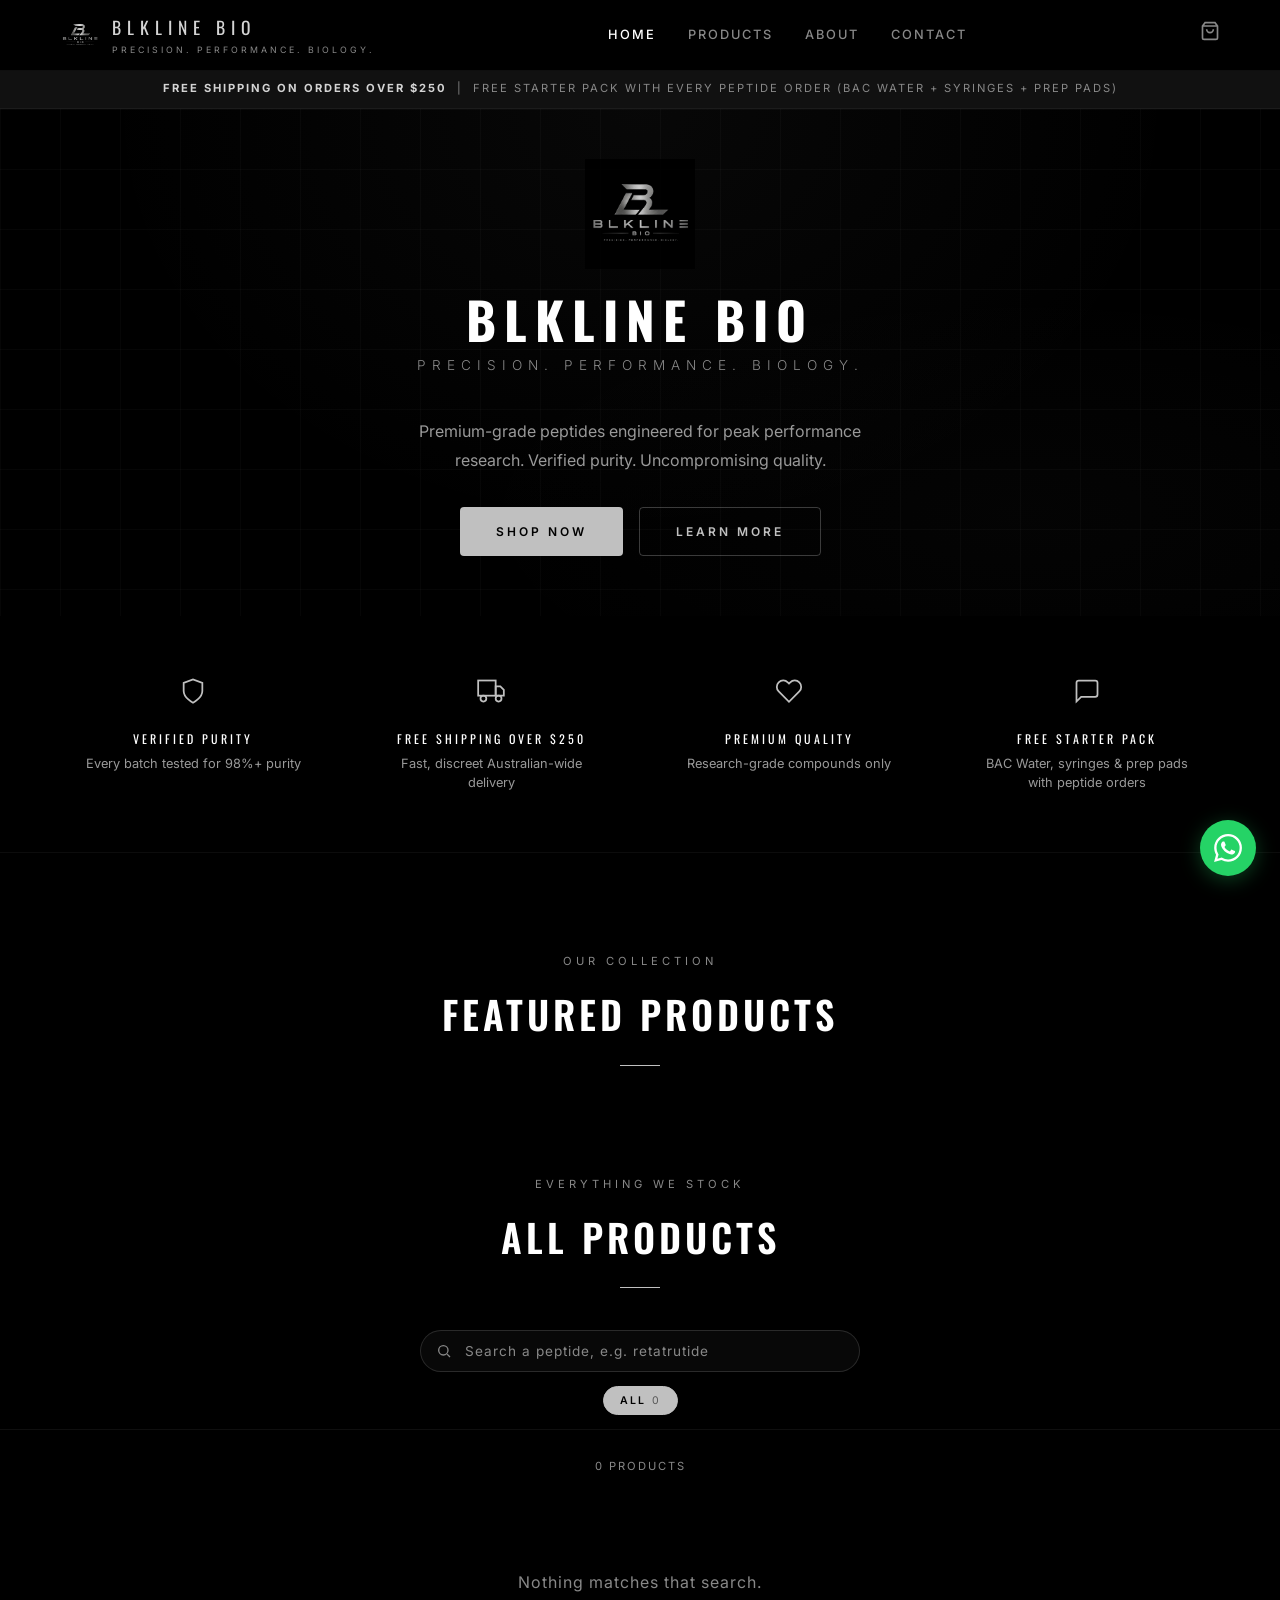
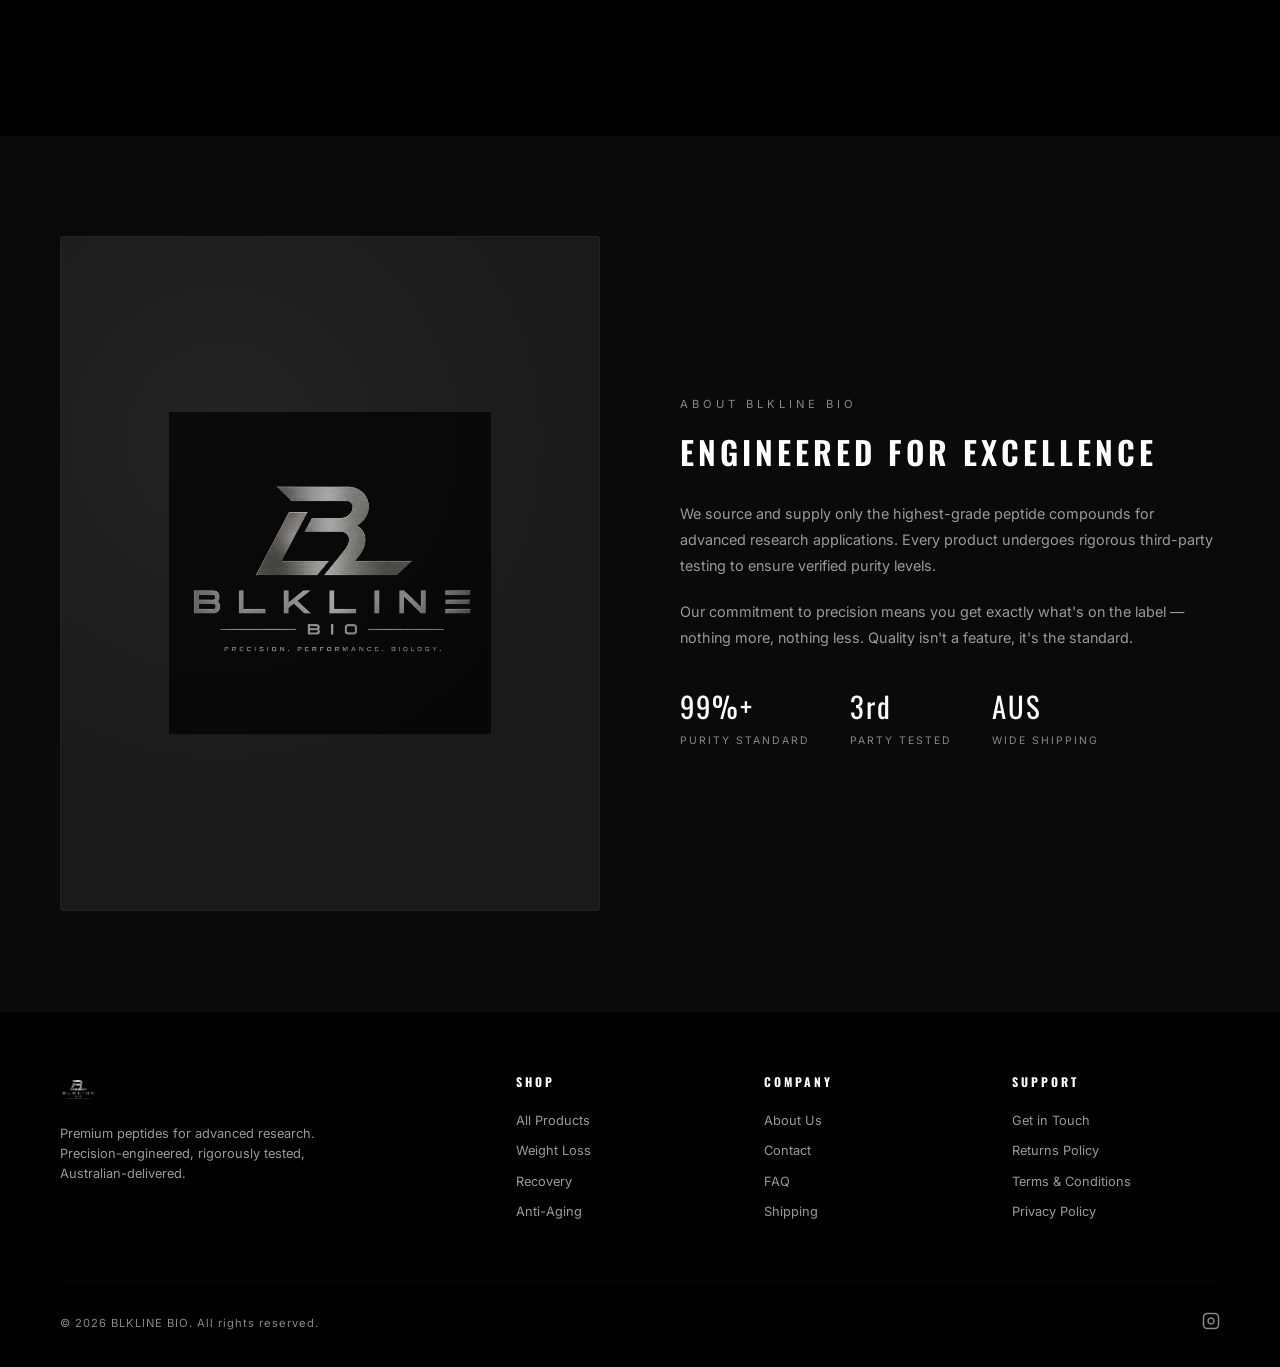
<file: index.html>
<!DOCTYPE html>
<html lang="en">
<head>
  <meta charset="UTF-8">
  <meta name="viewport" content="width=device-width,initial-scale=1">
  <title>BLKLINE BIO — Precision. Performance. Biology.</title>
  <meta name="description" content="Premium peptides for research. Precision-grade compounds with verified purity.">
  <link rel="preconnect" href="https://fonts.googleapis.com">
  <link href="https://fonts.googleapis.com/css2?family=Inter:wght@300;400;500;600&family=Oswald:wght@300;400;500;600;700&display=swap" rel="stylesheet">
  <link rel="stylesheet" href="css/style.css">
  <style>
    /* ---------------------------------------------------------------
       HOME PAGE LAYOUT
       Featured products, then the full catalogue below with search and
       category filters. Layout only — the palette, fonts and shared
       components are untouched, and every rule here is scoped so it
       cannot affect the featured row or any other page.
       --------------------------------------------------------------- */

    /* The header is fixed, so the promo banner sat underneath it at the very
       top of the page and was never visible — the free starter pack offer was
       invisible to every customer. Push it clear of the header. */
    .promo-banner{margin-top:70px}

    /* The hero was a full screen tall, so products started below the fold on
       every device. Shorter hero = products visible almost immediately. */
    .hero{min-height:auto;padding:50px 0 60px}
    .hero-logo{width:110px;margin-bottom:22px}
    .hero h1{font-size:clamp(2rem,4.5vw,3.2rem)}
    .hero p{margin-bottom:32px}
    .hero-line{display:none}
    .features-bar{padding:40px 0}

    /* Featured row scrolls sideways instead of wrapping. On a wide screen all
       four fit and it never scrolls; on a phone they used to stack into four
       full-height cards, which is most of the reason the page was so long. */
    #featuredProducts{display:flex;gap:24px;overflow-x:auto;scroll-snap-type:x mandatory;padding-bottom:6px;scrollbar-width:none;-webkit-overflow-scrolling:touch}
    #featuredProducts::-webkit-scrollbar{display:none}
    /* Descriptions vary from one line to six, so pin the footer to the bottom
       and give every card the same height as the tallest in the row. */
    #featuredProducts .product-card{flex:0 0 calc((100% - 72px) / 4);scroll-snap-align:start;display:flex;flex-direction:column}
    /* Cards in a row stretch to the tallest, and one six-line description was
       making all four tall with a gap under the short ones. Three lines is
       enough of a taste; the full text is on the product page. */
    #featuredProducts .product-desc{display:-webkit-box;-webkit-line-clamp:3;-webkit-box-orient:vertical;overflow:hidden}
    #featuredProducts .product-info{flex:1;display:flex;flex-direction:column}
    #featuredProducts .product-footer{margin-top:auto}
    @media(max-width:1100px){#featuredProducts .product-card{flex-basis:calc((100% - 24px) / 2)}}
    /* Deliberately under 100% so half of the next card peeks in — that is the
       only cue a touch user gets that the row scrolls. */
    @media(max-width:700px){#featuredProducts{gap:14px}#featuredProducts .product-card{flex-basis:76%}}

    /* ALL PRODUCTS ------------------------------------------------- */
    /* "Shop Now" jumps here; without this the fixed header covers the heading.
       The grid, search box and category chips themselves are in style.css,
       shared with the products page. */
    #shop{scroll-margin-top:90px}

    @media(max-width:700px){
      .hero{padding:36px 0 44px}
    }
  </style>
</head>
<body>

  <!-- HEADER -->
  <header class="header">
    <div class="header-inner">
      <a href="index.html" class="logo">
        <img src="images/logo-dark.jpg" alt="BLKLINE BIO">
        <div>
          <div class="logo-text">BLKLINE BIO</div>
          <div class="logo-tagline">Precision. Performance. Biology.</div>
        </div>
      </a>
      <nav class="nav">
        <a href="index.html" class="active">Home</a>
        <a href="pages/products.html">Products</a>
        <a href="pages/about.html">About</a>
        <a href="pages/contact.html">Contact</a>
      </nav>
      <div class="nav-icons">
        <a href="#" class="nav-icon" onclick="openCart();return false;">
          <svg width="20" height="20" viewBox="0 0 24 24" fill="none" stroke="currentColor" stroke-width="2"><path d="M6 2L3 6v14a2 2 0 002 2h14a2 2 0 002-2V6l-3-4zM3 6h18"/><path d="M16 10a4 4 0 01-8 0"/></svg>
          <span class="cart-count" style="display:none">0</span>
        </a>
        <button class="mobile-toggle" onclick="toggleMobileNav()">
          <svg width="22" height="22" viewBox="0 0 24 24" fill="none" stroke="currentColor" stroke-width="2"><line x1="3" y1="6" x2="21" y2="6"/><line x1="3" y1="12" x2="21" y2="12"/><line x1="3" y1="18" x2="21" y2="18"/></svg>
        </button>
      </div>
    </div>
  </header>

  <!-- MOBILE NAV -->
  <div class="mobile-nav" id="mobileNav">
    <a href="index.html" onclick="toggleMobileNav()">Home</a>
    <a href="pages/products.html" onclick="toggleMobileNav()">Products</a>
    <a href="pages/about.html" onclick="toggleMobileNav()">About</a>
    <a href="pages/contact.html" onclick="toggleMobileNav()">Contact</a>
    <a href="#" onclick="toggleMobileNav();openCart();return false;">Cart</a>
  </div>

  <!-- PROMO BANNER -->
  <div class="promo-banner">
    <strong>Free shipping on orders over $250</strong> &nbsp;|&nbsp; Free starter pack with every peptide order (BAC Water + syringes + prep pads)
  </div>

  <!-- HERO -->
  <section class="hero">
    <div class="hero-bg"></div>
    <div class="hero-grid"></div>
    <div class="hero-content">
      <img src="images/logo-dark.jpg" alt="BLKLINE BIO" class="hero-logo">
      <h1>BLKLINE BIO</h1>
      <div class="tagline">Precision. Performance. Biology.</div>
      <p>Premium-grade peptides engineered for peak performance research. Verified purity. Uncompromising quality.</p>
      <div class="hero-cta">
        <a href="#shop" class="btn btn-primary">Shop Now</a>
        <a href="pages/about.html" class="btn btn-outline">Learn More</a>
      </div>
    </div>
  </section>

  <!-- FEATURES BAR -->
  <section class="features-bar">
    <div class="container">
      <div class="features-grid">
        <div class="feature-item fade-up">
          <div class="feature-icon">
            <svg width="28" height="28" viewBox="0 0 24 24" fill="none" stroke="currentColor" stroke-width="1.5"><path d="M12 22s8-4 8-10V5l-8-3-8 3v7c0 6 8 10 8 10z"/></svg>
          </div>
          <div class="feature-title">Verified Purity</div>
          <div class="feature-desc">Every batch tested for 98%+ purity</div>
        </div>
        <div class="feature-item fade-up">
          <div class="feature-icon">
            <svg width="28" height="28" viewBox="0 0 24 24" fill="none" stroke="currentColor" stroke-width="1.5"><rect x="1" y="3" width="15" height="13"/><polygon points="16 8 20 8 23 11 23 16 16 16 16 8"/><circle cx="5.5" cy="18.5" r="2.5"/><circle cx="18.5" cy="18.5" r="2.5"/></svg>
          </div>
          <div class="feature-title">Free Shipping Over $250</div>
          <div class="feature-desc">Fast, discreet Australian-wide delivery</div>
        </div>
        <div class="feature-item fade-up">
          <div class="feature-icon">
            <svg width="28" height="28" viewBox="0 0 24 24" fill="none" stroke="currentColor" stroke-width="1.5"><path d="M20.84 4.61a5.5 5.5 0 00-7.78 0L12 5.67l-1.06-1.06a5.5 5.5 0 00-7.78 7.78l1.06 1.06L12 21.23l7.78-7.78 1.06-1.06a5.5 5.5 0 000-7.78z"/></svg>
          </div>
          <div class="feature-title">Premium Quality</div>
          <div class="feature-desc">Research-grade compounds only</div>
        </div>
        <div class="feature-item fade-up">
          <div class="feature-icon">
            <svg width="28" height="28" viewBox="0 0 24 24" fill="none" stroke="currentColor" stroke-width="1.5"><path d="M21 15a2 2 0 01-2 2H7l-4 4V5a2 2 0 012-2h14a2 2 0 012 2z"/></svg>
          </div>
          <div class="feature-title">Free Starter Pack</div>
          <div class="feature-desc">BAC Water, syringes &amp; prep pads with peptide orders</div>
        </div>
      </div>
    </div>
  </section>

  <!-- FEATURED PRODUCTS -->
  <section class="section" style="padding-bottom:40px">
    <div class="container">
      <div id="saleBanner"></div>
      <div class="section-header fade-up">
        <div class="section-label">Our Collection</div>
        <h2 class="section-title">Featured Products</h2>
        <div class="section-line"></div>
      </div>
      <div class="products-grid" id="featuredProducts"></div>
    </div>
  </section>

  <!-- ALL PRODUCTS -->
  <section id="shop" style="padding-bottom:70px">
    <div class="container">
      <div class="section-header fade-up" style="margin-bottom:28px">
        <div class="section-label">Everything We Stock</div>
        <h2 class="section-title">All Products</h2>
        <div class="section-line"></div>
      </div>
    </div>

    <div class="shopbar">
      <div class="container">
        <div class="searchwrap">
          <svg width="16" height="16" viewBox="0 0 24 24" fill="none" stroke="currentColor" stroke-width="2"><circle cx="11" cy="11" r="7"/><line x1="21" y1="21" x2="16.65" y2="16.65"/></svg>
          <input id="search" type="text" placeholder="Search a peptide, e.g. retatrutide" autocomplete="off">
        </div>
        <div class="filters" id="filters"></div>
      </div>
    </div>

    <div class="container">
      <div class="countline" id="countline"></div>
      <div class="products-grid" id="allProducts"></div>
      <div class="empty" id="empty" style="display:none">Nothing matches that search.</div>
    </div>
  </section>

  <!-- ABOUT SECTION -->
  <section class="section about-section">
    <div class="container">
      <div class="about-grid">
        <div class="about-image fade-up">
          <img src="images/logo-dark.jpg" alt="BLKLINE BIO" style="width:60%;opacity:.7">
        </div>
        <div class="about-content fade-up">
          <div class="section-label">About BLKLINE BIO</div>
          <h2>Engineered for Excellence</h2>
          <p>We source and supply only the highest-grade peptide compounds for advanced research applications. Every product undergoes rigorous third-party testing to ensure verified purity levels.</p>
          <p>Our commitment to precision means you get exactly what's on the label — nothing more, nothing less. Quality isn't a feature, it's the standard.</p>
          <div class="about-stats">
            <div class="stat">
              <div class="stat-number">99%+</div>
              <div class="stat-label">Purity Standard</div>
            </div>
            <div class="stat">
              <div class="stat-number">3rd</div>
              <div class="stat-label">Party Tested</div>
            </div>
            <div class="stat">
              <div class="stat-number">AUS</div>
              <div class="stat-label">Wide Shipping</div>
            </div>
          </div>
        </div>
      </div>
    </div>
  </section>

  <!-- FOOTER -->
  <footer class="footer">
    <div class="container">
      <div class="footer-grid">
        <div class="footer-brand">
          <a href="index.html" class="logo">
            <img src="images/logo-dark.jpg" alt="BLKLINE BIO" style="height:36px">
          </a>
          <p>Premium peptides for advanced research. Precision-engineered, rigorously tested, Australian-delivered.</p>
        </div>
        <div class="footer-col">
          <h4>Shop</h4>
          <a href="pages/products.html">All Products</a>
          <a href="pages/products.html">Weight Loss</a>
          <a href="pages/products.html">Recovery</a>
          <a href="pages/products.html">Anti-Aging</a>
        </div>
        <div class="footer-col">
          <h4>Company</h4>
          <a href="pages/about.html">About Us</a>
          <a href="pages/contact.html">Contact</a>
          <a href="#">FAQ</a>
          <a href="#">Shipping</a>
        </div>
        <div class="footer-col">
          <h4>Support</h4>
          <a href="pages/contact.html">Get in Touch</a>
          <a href="#">Returns Policy</a>
          <a href="#">Terms & Conditions</a>
          <a href="#">Privacy Policy</a>
        </div>
      </div>
      <div class="footer-bottom">
        <span>&copy; 2026 BLKLINE BIO. All rights reserved.</span>
        <div class="footer-social">
          <a href="#" aria-label="Instagram">
            <svg width="18" height="18" viewBox="0 0 24 24" fill="none" stroke="currentColor" stroke-width="2"><rect x="2" y="2" width="20" height="20" rx="5"/><path d="M16 11.37A4 4 0 1112.63 8 4 4 0 0116 11.37z"/><line x1="17.5" y1="6.5" x2="17.51" y2="6.5"/></svg>
          </a>
        </div>
      </div>
    </div>
  </footer>

  <!-- CART DRAWER -->
  <div class="cart-overlay" id="cartOverlay" onclick="closeCart()"></div>
  <div class="cart-drawer" id="cartDrawer">
    <div class="cart-header">
      <h3>Your Cart</h3>
      <button class="cart-close" onclick="closeCart()">&times;</button>
    </div>
    <div class="cart-items" id="cartItems">
      <div class="cart-empty">Your cart is empty</div>
    </div>
    <div class="cart-footer">
      <div class="cart-total">
        <span>Total</span>
        <span id="cartTotal">$0.00</span>
      </div>
      <button class="btn-checkout" id="cartCheckoutBtn" onclick="goToCheckout()" disabled>Proceed to Checkout</button>
    </div>
  </div>

  <!-- WHATSAPP FLOAT -->
  <a href="https://wa.me/61494749909" target="_blank" class="whatsapp-float" id="whatsappBtn" title="Chat on WhatsApp">
    <svg viewBox="0 0 24 24"><path d="M17.472 14.382c-.297-.149-1.758-.867-2.03-.967-.273-.099-.471-.148-.67.15-.197.297-.767.966-.94 1.164-.173.199-.347.223-.644.075-.297-.15-1.255-.463-2.39-1.475-.883-.788-1.48-1.761-1.653-2.059-.173-.297-.018-.458.13-.606.134-.133.298-.347.446-.52.149-.174.198-.298.298-.497.099-.198.05-.371-.025-.52-.075-.149-.669-1.612-.916-2.207-.242-.579-.487-.5-.669-.51-.173-.008-.371-.01-.57-.01-.198 0-.52.074-.792.372-.272.297-1.04 1.016-1.04 2.479 0 1.462 1.065 2.875 1.213 3.074.149.198 2.096 3.2 5.077 4.487.709.306 1.262.489 1.694.625.712.227 1.36.195 1.871.118.571-.085 1.758-.719 2.006-1.413.248-.694.248-1.289.173-1.413-.074-.124-.272-.198-.57-.347m-5.421 7.403h-.004a9.87 9.87 0 01-5.031-1.378l-.361-.214-3.741.982.998-3.648-.235-.374a9.86 9.86 0 01-1.51-5.26c.001-5.45 4.436-9.884 9.888-9.884 2.64 0 5.122 1.03 6.988 2.898a9.825 9.825 0 012.893 6.994c-.003 5.45-4.437 9.884-9.885 9.884m8.413-18.297A11.815 11.815 0 0012.05 0C5.495 0 .16 5.335.157 11.892c0 2.096.547 4.142 1.588 5.945L.057 24l6.305-1.654a11.882 11.882 0 005.683 1.448h.005c6.554 0 11.89-5.335 11.893-11.893a11.821 11.821 0 00-3.48-8.413z"/></svg>
  </a>

  <!-- TOAST -->
  <div class="toast" id="toast">
    <svg width="18" height="18" viewBox="0 0 24 24" fill="none" stroke="currentColor" stroke-width="2"><path d="M20 6L9 17l-5-5"/></svg>
    <span class="toast-msg"></span>
  </div>

  <script src="js/app.js"></script>
  <script>
    // The search box and category chips are shared with the products page and
    // live in app.js. PRODUCTS_READY guarantees the catalogue has arrived.
    PRODUCTS_READY.then(initShopFilters);
  </script>
</body>
</html>
</file>
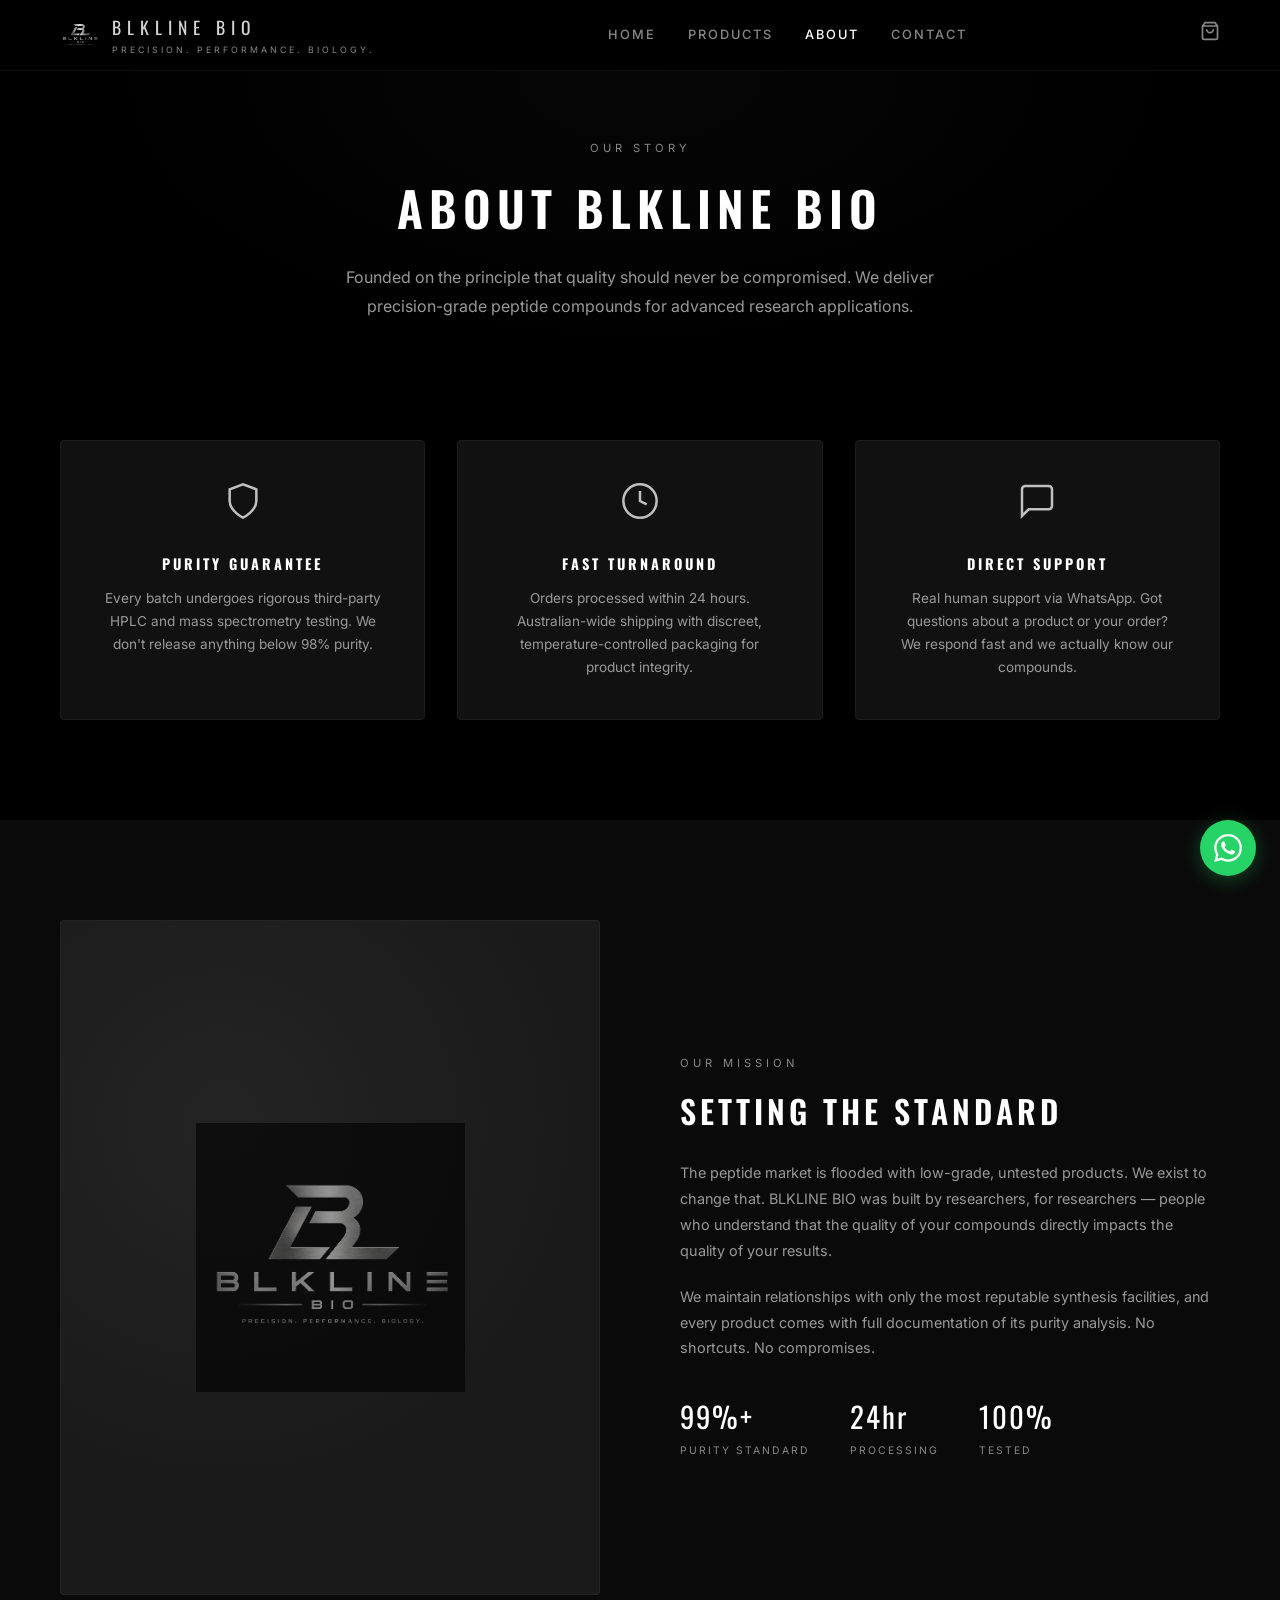
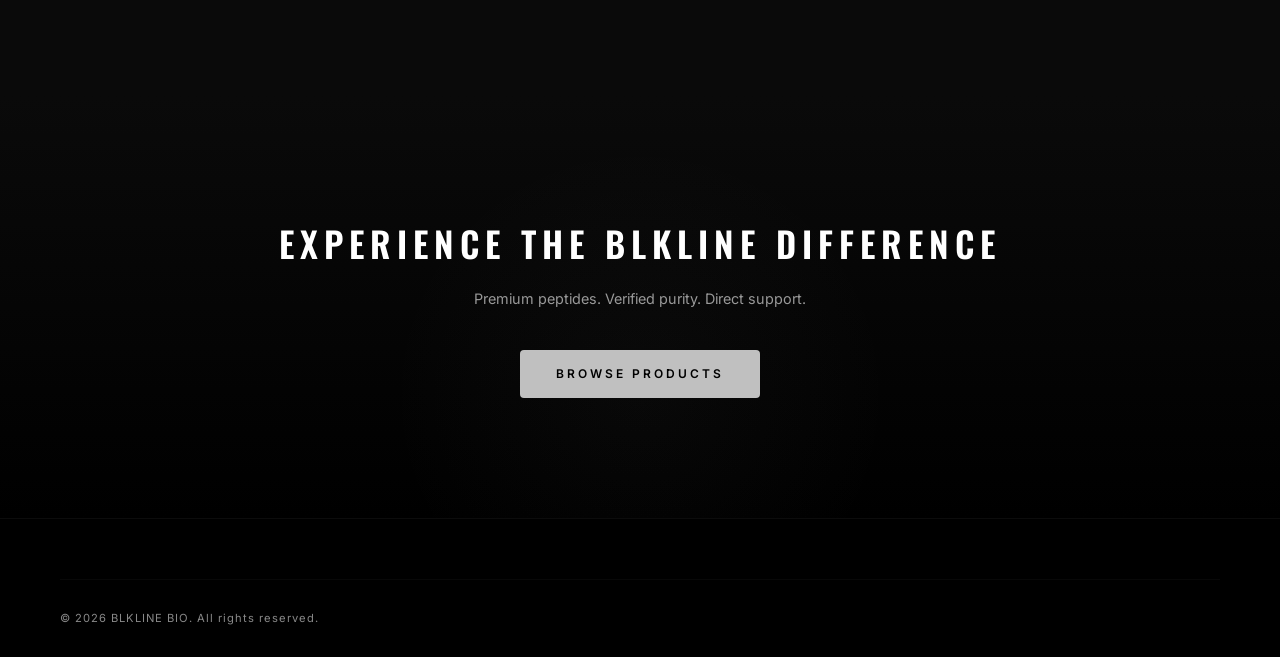
<file: pages/about.html>
<!DOCTYPE html>
<html lang="en">
<head>
  <meta charset="UTF-8">
  <meta name="viewport" content="width=device-width,initial-scale=1">
  <title>About — BLKLINE BIO</title>
  <link rel="preconnect" href="https://fonts.googleapis.com">
  <link href="https://fonts.googleapis.com/css2?family=Inter:wght@300;400;500;600&family=Oswald:wght@300;400;500;600;700&display=swap" rel="stylesheet">
  <link rel="stylesheet" href="../css/style.css">
</head>
<body>

  <header class="header">
    <div class="header-inner">
      <a href="../index.html" class="logo">
        <img src="../images/logo-dark.jpg" alt="BLKLINE BIO">
        <div>
          <div class="logo-text">BLKLINE BIO</div>
          <div class="logo-tagline">Precision. Performance. Biology.</div>
        </div>
      </a>
      <nav class="nav">
        <a href="../index.html">Home</a>
        <a href="products.html">Products</a>
        <a href="about.html" class="active">About</a>
        <a href="contact.html">Contact</a>
      </nav>
      <div class="nav-icons">
        <a href="#" class="nav-icon" onclick="openCart();return false;">
          <svg width="20" height="20" viewBox="0 0 24 24" fill="none" stroke="currentColor" stroke-width="2"><path d="M6 2L3 6v14a2 2 0 002 2h14a2 2 0 002-2V6l-3-4zM3 6h18"/><path d="M16 10a4 4 0 01-8 0"/></svg>
          <span class="cart-count" style="display:none">0</span>
        </a>
        <button class="mobile-toggle" onclick="toggleMobileNav()">
          <svg width="22" height="22" viewBox="0 0 24 24" fill="none" stroke="currentColor" stroke-width="2"><line x1="3" y1="6" x2="21" y2="6"/><line x1="3" y1="12" x2="21" y2="12"/><line x1="3" y1="18" x2="21" y2="18"/></svg>
        </button>
      </div>
    </div>
  </header>

  <div class="mobile-nav" id="mobileNav">
    <a href="../index.html" onclick="toggleMobileNav()">Home</a>
    <a href="products.html" onclick="toggleMobileNav()">Products</a>
    <a href="about.html" onclick="toggleMobileNav()">About</a>
    <a href="contact.html" onclick="toggleMobileNav()">Contact</a>
  </div>

  <!-- HERO BANNER -->
  <section style="padding:140px 0 80px;text-align:center;background:radial-gradient(ellipse at 50% 20%,rgba(192,192,192,.03),transparent 60%)">
    <div class="container">
      <div class="section-label fade-up">Our Story</div>
      <h1 style="font-family:var(--font-display);font-size:clamp(2rem,4vw,3rem);font-weight:600;letter-spacing:6px;text-transform:uppercase;color:var(--white);margin-bottom:16px" class="fade-up">About BLKLINE BIO</h1>
      <p style="color:var(--white-muted);max-width:600px;margin:0 auto;line-height:1.8" class="fade-up">Founded on the principle that quality should never be compromised. We deliver precision-grade peptide compounds for advanced research applications.</p>
    </div>
  </section>

  <!-- VALUES -->
  <section class="section" style="padding-top:40px">
    <div class="container">
      <div style="display:grid;grid-template-columns:repeat(3,1fr);gap:32px">
        <div style="background:var(--dark2);border:1px solid rgba(192,192,192,.06);border-radius:var(--radius);padding:40px;text-align:center" class="fade-up">
          <div style="font-size:2rem;margin-bottom:16px;color:var(--silver)">
            <svg width="40" height="40" viewBox="0 0 24 24" fill="none" stroke="currentColor" stroke-width="1.5"><path d="M12 22s8-4 8-10V5l-8-3-8 3v7c0 6 8 10 8 10z"/></svg>
          </div>
          <h3 style="font-family:var(--font-display);font-size:.9rem;letter-spacing:3px;text-transform:uppercase;color:var(--white);margin-bottom:12px">Purity Guarantee</h3>
          <p style="font-size:.85rem;color:var(--white-muted);line-height:1.7">Every batch undergoes rigorous third-party HPLC and mass spectrometry testing. We don't release anything below 98% purity.</p>
        </div>
        <div style="background:var(--dark2);border:1px solid rgba(192,192,192,.06);border-radius:var(--radius);padding:40px;text-align:center" class="fade-up">
          <div style="font-size:2rem;margin-bottom:16px;color:var(--silver)">
            <svg width="40" height="40" viewBox="0 0 24 24" fill="none" stroke="currentColor" stroke-width="1.5"><circle cx="12" cy="12" r="10"/><polyline points="12 6 12 12 16 14"/></svg>
          </div>
          <h3 style="font-family:var(--font-display);font-size:.9rem;letter-spacing:3px;text-transform:uppercase;color:var(--white);margin-bottom:12px">Fast Turnaround</h3>
          <p style="font-size:.85rem;color:var(--white-muted);line-height:1.7">Orders processed within 24 hours. Australian-wide shipping with discreet, temperature-controlled packaging for product integrity.</p>
        </div>
        <div style="background:var(--dark2);border:1px solid rgba(192,192,192,.06);border-radius:var(--radius);padding:40px;text-align:center" class="fade-up">
          <div style="font-size:2rem;margin-bottom:16px;color:var(--silver)">
            <svg width="40" height="40" viewBox="0 0 24 24" fill="none" stroke="currentColor" stroke-width="1.5"><path d="M21 15a2 2 0 01-2 2H7l-4 4V5a2 2 0 012-2h14a2 2 0 012 2z"/></svg>
          </div>
          <h3 style="font-family:var(--font-display);font-size:.9rem;letter-spacing:3px;text-transform:uppercase;color:var(--white);margin-bottom:12px">Direct Support</h3>
          <p style="font-size:.85rem;color:var(--white-muted);line-height:1.7">Real human support via WhatsApp. Got questions about a product or your order? We respond fast and we actually know our compounds.</p>
        </div>
      </div>
    </div>
  </section>

  <!-- MISSION -->
  <section class="section about-section">
    <div class="container">
      <div class="about-grid">
        <div class="about-image fade-up">
          <img src="../images/logo-dark.jpg" alt="BLKLINE BIO" style="width:50%;opacity:.6">
        </div>
        <div class="about-content fade-up">
          <div class="section-label">Our Mission</div>
          <h2>Setting the Standard</h2>
          <p>The peptide market is flooded with low-grade, untested products. We exist to change that. BLKLINE BIO was built by researchers, for researchers — people who understand that the quality of your compounds directly impacts the quality of your results.</p>
          <p>We maintain relationships with only the most reputable synthesis facilities, and every product comes with full documentation of its purity analysis. No shortcuts. No compromises.</p>
          <div class="about-stats">
            <div class="stat">
              <div class="stat-number">99%+</div>
              <div class="stat-label">Purity Standard</div>
            </div>
            <div class="stat">
              <div class="stat-number">24hr</div>
              <div class="stat-label">Processing</div>
            </div>
            <div class="stat">
              <div class="stat-number">100%</div>
              <div class="stat-label">Tested</div>
            </div>
          </div>
        </div>
      </div>
    </div>
  </section>

  <!-- CTA -->
  <section class="cta-banner">
    <h2 class="fade-up">Experience the BLKLINE Difference</h2>
    <p class="fade-up">Premium peptides. Verified purity. Direct support.</p>
    <a href="products.html" class="btn btn-primary fade-up">Browse Products</a>
  </section>

  <footer class="footer">
    <div class="container">
      <div class="footer-bottom">
        <span>&copy; 2026 BLKLINE BIO. All rights reserved.</span>
      </div>
    </div>
  </footer>

  <a href="https://wa.me/61494749909" target="_blank" class="whatsapp-float" id="whatsappBtn" title="Chat on WhatsApp">
    <svg viewBox="0 0 24 24"><path d="M17.472 14.382c-.297-.149-1.758-.867-2.03-.967-.273-.099-.471-.148-.67.15-.197.297-.767.966-.94 1.164-.173.199-.347.223-.644.075-.297-.15-1.255-.463-2.39-1.475-.883-.788-1.48-1.761-1.653-2.059-.173-.297-.018-.458.13-.606.134-.133.298-.347.446-.52.149-.174.198-.298.298-.497.099-.198.05-.371-.025-.52-.075-.149-.669-1.612-.916-2.207-.242-.579-.487-.5-.669-.51-.173-.008-.371-.01-.57-.01-.198 0-.52.074-.792.372-.272.297-1.04 1.016-1.04 2.479 0 1.462 1.065 2.875 1.213 3.074.149.198 2.096 3.2 5.077 4.487.709.306 1.262.489 1.694.625.712.227 1.36.195 1.871.118.571-.085 1.758-.719 2.006-1.413.248-.694.248-1.289.173-1.413-.074-.124-.272-.198-.57-.347m-5.421 7.403h-.004a9.87 9.87 0 01-5.031-1.378l-.361-.214-3.741.982.998-3.648-.235-.374a9.86 9.86 0 01-1.51-5.26c.001-5.45 4.436-9.884 9.888-9.884 2.64 0 5.122 1.03 6.988 2.898a9.825 9.825 0 012.893 6.994c-.003 5.45-4.437 9.884-9.885 9.884m8.413-18.297A11.815 11.815 0 0012.05 0C5.495 0 .16 5.335.157 11.892c0 2.096.547 4.142 1.588 5.945L.057 24l6.305-1.654a11.882 11.882 0 005.683 1.448h.005c6.554 0 11.89-5.335 11.893-11.893a11.821 11.821 0 00-3.48-8.413z"/></svg>
  </a>

  <div class="toast" id="toast">
    <svg width="18" height="18" viewBox="0 0 24 24" fill="none" stroke="currentColor" stroke-width="2"><path d="M20 6L9 17l-5-5"/></svg>
    <span class="toast-msg"></span>
  </div>

  <script src="../js/app.js"></script>
  <style>
    @media(max-width:768px){
      div[style*="grid-template-columns:repeat(3"]{grid-template-columns:1fr !important}
    }
  </style>
</body>
</html>
</file>
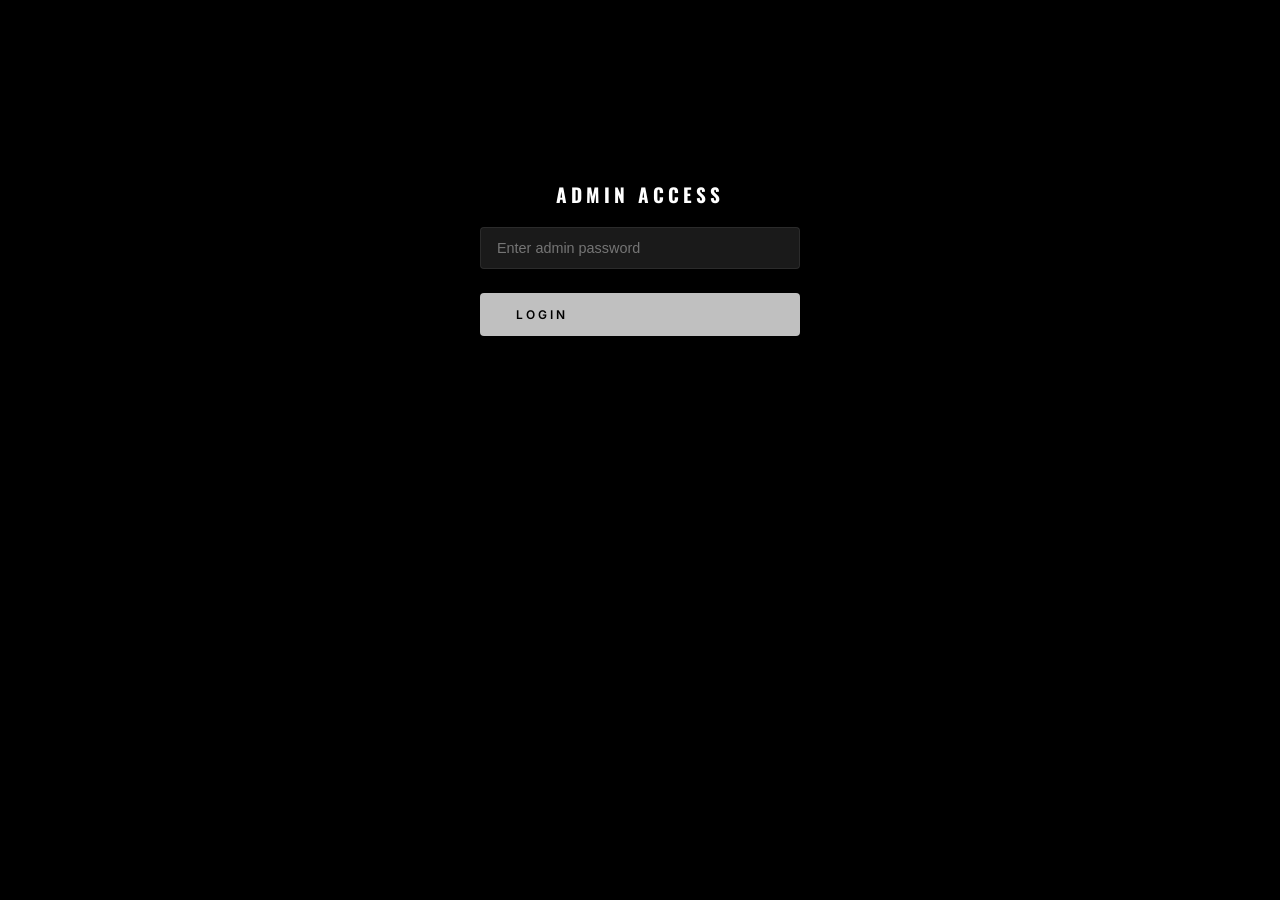
<file: pages/admin.html>
<!DOCTYPE html>
<html lang="en">
<head>
  <meta charset="UTF-8">
  <meta name="viewport" content="width=device-width,initial-scale=1">
  <title>Admin — BLKLINE BIO</title>
  <link rel="preconnect" href="https://fonts.googleapis.com">
  <link href="https://fonts.googleapis.com/css2?family=Inter:wght@300;400;500;600&family=Oswald:wght@300;400;500;600;700&display=swap" rel="stylesheet">
  <link rel="stylesheet" href="../css/style.css">
  <style>
    .admin-login{max-width:400px;margin:140px auto;text-align:center;padding:40px}
    .admin-login input{width:100%;padding:12px 16px;background:var(--dark3);border:1px solid rgba(192,192,192,.1);border-radius:var(--radius);color:var(--white);font-size:.9rem;margin:16px 0}
    .admin-panel{padding-top:100px;max-width:1100px;margin:0 auto;padding-left:20px;padding-right:20px;padding-bottom:100px}
    .admin-nav{display:flex;gap:12px;margin-bottom:24px;flex-wrap:wrap}
    .admin-nav button{padding:10px 20px;font-family:var(--font-display);font-size:.7rem;letter-spacing:1.5px;text-transform:uppercase;background:var(--dark3);color:var(--silver-dark);border:1px solid rgba(192,192,192,.08);border-radius:var(--radius);cursor:pointer;transition:var(--transition)}
    .admin-nav button:hover{border-color:rgba(192,192,192,.2)}
    .admin-nav button.active{background:var(--silver);color:var(--black);border-color:var(--silver)}
    .admin-section{display:none}
    .admin-section.active{display:block}
    .admin-table{width:100%;border-collapse:collapse;margin-top:20px}
    .admin-table th{text-align:left;padding:10px 12px;font-family:var(--font-display);font-size:.7rem;letter-spacing:2px;text-transform:uppercase;color:var(--silver-dark);border-bottom:1px solid rgba(192,192,192,.1)}
    .admin-table td{padding:8px 12px;border-bottom:1px solid rgba(192,192,192,.05);font-size:.85rem;color:var(--white)}
    .admin-table input[type="number"]{width:70px;padding:6px 8px;background:var(--dark3);border:1px solid rgba(192,192,192,.1);border-radius:4px;color:var(--white);font-size:.85rem;text-align:center}
    .admin-table .low{color:#e8a838}
    .admin-table .out{color:#e74c3c}
    .save-bar{position:fixed;bottom:0;left:0;right:0;background:var(--dark1);border-top:1px solid rgba(192,192,192,.1);padding:16px;text-align:center;display:none;z-index:100}
    .save-bar.show{display:block}
    .save-bar button{padding:12px 40px;font-family:var(--font-display);font-size:.75rem;letter-spacing:2px;text-transform:uppercase;background:var(--silver);color:var(--black);border:none;border-radius:var(--radius);cursor:pointer;font-weight:700}
    .save-bar button:hover{background:var(--white)}
    .save-msg{color:#25D366;font-size:.8rem;margin-top:8px;display:none}
    .admin-note{background:var(--dark2);border:1px solid rgba(192,192,192,.08);border-radius:var(--radius);padding:16px 20px;margin-bottom:24px;font-size:.8rem;color:var(--white-muted);line-height:1.6}
    .product-form{background:var(--dark2);border:1px solid rgba(192,192,192,.08);border-radius:var(--radius);padding:24px;margin-bottom:24px}
    .product-form h3{font-family:var(--font-display);font-size:.85rem;letter-spacing:3px;text-transform:uppercase;color:var(--white);margin:0 0 20px}
    .form-row{display:flex;gap:16px}
    .form-row .form-group{flex:1}
    .form-group{margin-bottom:16px}
    .form-group label{display:block;font-size:.7rem;letter-spacing:1.5px;text-transform:uppercase;color:var(--silver-dark);margin-bottom:6px;font-family:var(--font-display)}
    .form-group input,.form-group select,.form-group textarea{width:100%;padding:10px 14px;background:var(--dark3);border:1px solid rgba(192,192,192,.1);border-radius:var(--radius);color:var(--white);font-size:.85rem;font-family:var(--font-body);box-sizing:border-box}
    .form-group textarea{resize:vertical;min-height:80px}
    .form-group input:focus,.form-group select:focus,.form-group textarea:focus{outline:none;border-color:rgba(192,192,192,.3)}
    .btn-action{padding:10px 24px;font-family:var(--font-display);font-size:.7rem;letter-spacing:2px;text-transform:uppercase;border:none;border-radius:var(--radius);cursor:pointer;font-weight:600;transition:var(--transition)}
    .btn-save{background:var(--silver);color:var(--black)}
    .btn-save:hover{background:var(--white)}
    .btn-cancel{background:var(--dark3);color:var(--silver-dark);border:1px solid rgba(192,192,192,.1)}
    .btn-cancel:hover{border-color:rgba(192,192,192,.2)}
    .btn-delete{background:#e74c3c;color:#fff}
    .btn-delete:hover{background:#c0392b}
    .btn-edit{background:transparent;color:var(--silver);border:1px solid rgba(192,192,192,.15);padding:5px 14px;font-size:.65rem;letter-spacing:1px;font-family:var(--font-display);text-transform:uppercase;border-radius:var(--radius);cursor:pointer}
    .btn-edit:hover{border-color:var(--silver)}
    .product-thumb{width:40px;height:40px;border-radius:4px;object-fit:cover;background:var(--dark3)}
    .image-upload-area{border:2px dashed rgba(192,192,192,.15);border-radius:var(--radius);padding:24px;text-align:center;cursor:pointer;transition:var(--transition)}
    .image-upload-area:hover{border-color:rgba(192,192,192,.3)}
    .image-upload-area.has-image{border-style:solid;border-color:rgba(37,211,102,.3)}
    .image-preview{max-width:120px;max-height:120px;border-radius:var(--radius);margin-top:12px}
    .status-msg{padding:12px 20px;border-radius:var(--radius);margin-bottom:16px;font-size:.85rem;display:none}
    .status-msg.success{display:block;background:rgba(37,211,102,.1);border:1px solid rgba(37,211,102,.2);color:#25D366}
    .status-msg.error{display:block;background:rgba(231,76,60,.1);border:1px solid rgba(231,76,60,.2);color:#e74c3c}
    .status-msg.loading{display:block;background:rgba(192,192,192,.06);border:1px solid rgba(192,192,192,.1);color:var(--silver-dark)}
    .product-grid-admin{display:grid;grid-template-columns:repeat(auto-fill,minmax(300px,1fr));gap:16px;margin-top:20px}
    .product-card-admin{background:var(--dark2);border:1px solid rgba(192,192,192,.08);border-radius:var(--radius);padding:16px;display:flex;gap:14px;align-items:flex-start}
    .product-card-admin img{width:60px;height:60px;border-radius:6px;object-fit:cover;background:var(--dark3)}
    .product-card-admin .info{flex:1;min-width:0}
    .product-card-admin .info h4{font-size:.85rem;color:var(--white);margin:0 0 4px;font-weight:500}
    .product-card-admin .info .meta{font-size:.75rem;color:var(--silver-dark)}
    .product-card-admin .actions{display:flex;gap:8px;margin-top:8px}
    .order-card{background:var(--dark2);border:1px solid rgba(192,192,192,.08);border-radius:var(--radius);padding:24px;margin-bottom:16px}
    .order-header{display:flex;justify-content:space-between;align-items:center;flex-wrap:wrap;gap:8px;margin-bottom:16px;padding-bottom:12px;border-bottom:1px solid rgba(192,192,192,.06)}
    .order-id{font-family:var(--font-display);font-size:.85rem;letter-spacing:2px;color:var(--silver)}
    .order-date{font-size:.75rem;color:var(--silver-dark)}
    .order-status{display:inline-block;padding:3px 10px;border-radius:20px;font-size:.65rem;letter-spacing:1px;text-transform:uppercase;font-family:var(--font-display)}
    .order-status.paid{background:rgba(37,211,102,.12);color:#25D366}
    .order-status.pending{background:rgba(232,168,56,.14);color:#e8a838}
    .order-customer{display:grid;grid-template-columns:1fr 1fr;gap:12px;margin-bottom:16px;font-size:.8rem}
    .order-customer .label{color:var(--silver-dark);font-size:.7rem;text-transform:uppercase;letter-spacing:1px;font-family:var(--font-display);margin-bottom:2px}
    .order-customer .value{color:var(--white)}
    .order-item{display:flex;justify-content:space-between;padding:6px 0;font-size:.8rem;border-bottom:1px solid rgba(192,192,192,.03)}
    .order-item .name{color:var(--white)}
    .order-item .qty{color:var(--silver-dark);margin-left:8px}
    .order-item .cat{display:inline-block;margin-left:10px;padding:2px 8px;border-radius:3px;background:rgba(232,168,56,.14);color:#e8a838;font-size:10px;letter-spacing:1.5px;text-transform:uppercase;vertical-align:middle}
    .order-item .price{color:var(--silver);font-family:var(--font-display);letter-spacing:1px}
    .order-total{display:flex;justify-content:space-between;padding-top:8px;font-size:.85rem;font-weight:600}
    .order-total .label{color:var(--white)}
    .order-total .amount{color:var(--silver);font-family:var(--font-display);letter-spacing:1px;font-size:.95rem}
    .order-shipping{margin-top:12px;padding:12px;background:var(--dark3);border-radius:var(--radius);font-size:.78rem;color:var(--white-muted)}
    .order-shipping .label{color:var(--silver-dark);font-size:.65rem;text-transform:uppercase;letter-spacing:1px;font-family:var(--font-display);margin-bottom:4px}
    .order-notes{margin-top:12px;padding:12px;background:rgba(232,168,56,.08);border:1px solid rgba(232,168,56,.25);border-radius:var(--radius);font-size:.82rem;color:#f0d9a8}
    .order-notes .label{color:#e8a838;font-size:.65rem;text-transform:uppercase;letter-spacing:1px;font-family:var(--font-display);margin-bottom:4px}
    .stats-row{display:grid;grid-template-columns:repeat(3,1fr);gap:12px;margin-bottom:28px}
    .stat-card{background:var(--dark2);border:1px solid rgba(192,192,192,.08);border-radius:var(--radius);padding:20px;text-align:center}
    .stat-value{font-family:var(--font-display);font-size:1.4rem;letter-spacing:2px;color:var(--white);margin-bottom:4px}
    .stat-label{font-size:.65rem;text-transform:uppercase;letter-spacing:1.5px;color:var(--silver-dark);font-family:var(--font-display)}
    .no-orders{text-align:center;padding:60px 20px;color:var(--silver-dark);font-size:.85rem}
    @media(max-width:600px){
      .form-row{flex-direction:column;gap:0}
      .product-grid-admin{grid-template-columns:1fr}
      .admin-table{font-size:.75rem}
      .admin-table th,.admin-table td{padding:6px 8px}
      .order-customer{grid-template-columns:1fr}
      .stats-row{grid-template-columns:1fr}
    }
  </style>
</head>
<body>

  <div class="admin-login" id="loginPanel">
    <h2 style="font-family:var(--font-display);font-size:1.2rem;letter-spacing:4px;text-transform:uppercase;color:var(--white)">Admin Access</h2>
    <input type="password" id="adminPass" placeholder="Enter admin password" onkeydown="if(event.key==='Enter')checkLogin()">
    <button class="btn btn-primary" style="width:100%;margin-top:8px" onclick="checkLogin()">Login</button>
    <p id="loginError" style="color:#e74c3c;font-size:.8rem;margin-top:12px;display:none">Incorrect password</p>
  </div>

  <div class="admin-panel" id="adminPanel" style="display:none">
    <h1 style="font-family:var(--font-display);font-size:1.4rem;letter-spacing:4px;text-transform:uppercase;color:var(--white);margin-bottom:8px">BLKLINE Admin</h1>
    <p style="color:var(--silver-dark);font-size:.8rem;margin-bottom:24px">Manage your products, stock, and orders.</p>

    <div class="admin-nav">
      <button class="active" onclick="switchTab('stock')">Stock Manager</button>
      <button onclick="switchTab('products')">Products</button>
      <button onclick="switchTab('orders')">Orders</button>
    </div>

    <div id="statusMsg" class="status-msg"></div>

    <!-- STOCK TAB -->
    <div id="tab-stock" class="admin-section active">
      <div class="admin-note">
        Stock updates automatically when customers order. You can also manually adjust quantities below and save directly - changes go live instantly.
      </div>
      <table class="admin-table">
        <thead>
          <tr>
            <th>Product</th>
            <th>Category</th>
            <th>Price (AUD)</th>
            <th>Stock</th>
            <th>Status</th>
          </tr>
        </thead>
        <tbody id="stockRows"></tbody>
      </table>
    </div>

    <!-- PRODUCTS TAB -->
    <div id="tab-products" class="admin-section">
      <div class="admin-note">
        Add new products, edit prices, or upload photos. Price changes auto-sync to Stripe - no need to touch Stripe manually.
      </div>
      <button class="btn-action btn-save" onclick="showAddForm()" style="margin-bottom:20px">+ Add New Product</button>

      <div id="productForm" class="product-form" style="display:none">
        <h3 id="formTitle">Add New Product</h3>
        <input type="hidden" id="editProductId">
        <div class="form-row">
          <div class="form-group">
            <label>Product Name</label>
            <input type="text" id="pName" placeholder="e.g. BPC-157 10mg">
          </div>
          <div class="form-group">
            <label>Category</label>
            <select id="pCategory">
              <option value="Weight Loss">Weight Loss</option>
              <option value="Recovery">Recovery</option>
              <option value="Anti-Aging">Anti-Aging</option>
              <option value="Tanning">Tanning</option>
              <option value="Cognitive">Cognitive</option>
              <option value="Nasal Sprays">Nasal Sprays</option>
              <option value="Supplies">Supplies</option>
              <option value="Accessories">Accessories</option>
              <option value="Vial Caps">Vial Caps</option>
            </select>
          </div>
        </div>
        <div class="form-row">
          <div class="form-group">
            <label>Price (AUD)</label>
            <input type="number" id="pPrice" min="0" step="1" placeholder="0">
          </div>
          <div class="form-group">
            <label>Initial Stock</label>
            <input type="number" id="pStock" min="0" value="0">
          </div>
        </div>
        <div class="form-group">
          <label>Description</label>
          <textarea id="pDesc" placeholder="Short product description..."></textarea>
        </div>
        <div class="form-group">
          <label>Badge (optional)</label>
          <select id="pBadge">
            <option value="">None</option>
            <option value="Popular">Popular</option>
            <option value="New">New</option>
            <option value="Sale">Sale</option>
          </select>
        </div>
        <div class="form-group">
          <label>Product Image</label>
          <div class="image-upload-area" id="imageUploadArea" onclick="document.getElementById('imageInput').click()">
            <p style="color:var(--silver-dark);font-size:.8rem;margin:0">Click to upload image (JPG, PNG, WebP - max 5MB)</p>
            <img id="imagePreview" class="image-preview" style="display:none">
            <input type="file" id="imageInput" accept="image/jpeg,image/png,image/webp" style="display:none" onchange="previewImage(this)">
          </div>
        </div>
        <div style="display:flex;gap:12px;margin-top:8px">
          <button class="btn-action btn-save" onclick="saveProduct()" id="saveProductBtn">Save Product</button>
          <button class="btn-action btn-cancel" onclick="hideProductForm()">Cancel</button>
          <button class="btn-action btn-delete" id="deleteProductBtn" onclick="deleteProduct()" style="display:none;margin-left:auto">Delete Product</button>
        </div>
      </div>

      <div class="product-grid-admin" id="productGrid"></div>
    </div>

    <!-- ORDERS TAB -->
    <div id="tab-orders" class="admin-section">
      <div class="stats-row" id="statsRow">
        <div class="stat-card"><div class="stat-value" id="statOrders">-</div><div class="stat-label">Total Orders</div></div>
        <div class="stat-card"><div class="stat-value" id="statRevenue">-</div><div class="stat-label">Revenue (AUD)</div></div>
        <div class="stat-card"><div class="stat-value" id="statItems">-</div><div class="stat-label">Items Sold</div></div>
      </div>
      <div id="ordersList"></div>
    </div>
  </div>

  <div class="save-bar" id="saveBar">
    <button onclick="saveStockChanges()">Save Stock Changes</button>
    <div class="save-msg" id="saveMsg"></div>
  </div>

  <script>
    var API_URL = 'https://app.factukey.com/blkline-stripe';
    var ADMIN_KEY = 'blkadmin2026';
    var _k = [98,108,107,97,100,109,105,110,50,48,50,54];
    var liveStock = {};
    var allProducts = [];
    var pendingImageData = null;
    var pendingImageName = null;

    function checkLogin() {
      var pass = document.getElementById('adminPass').value;
      if (pass === String.fromCharCode.apply(null, _k)) {
        document.getElementById('loginPanel').style.display = 'none';
        document.getElementById('adminPanel').style.display = 'block';
        loadAllData();
      } else {
        document.getElementById('loginError').style.display = 'block';
      }
    }

    function switchTab(tab) {
      document.querySelectorAll('.admin-nav button').forEach(function(b) { b.classList.remove('active'); });
      document.querySelectorAll('.admin-section').forEach(function(s) { s.classList.remove('active'); });
      event.target.classList.add('active');
      document.getElementById('tab-' + tab).classList.add('active');
      document.getElementById('saveBar').classList.remove('show');
      if (tab === 'orders') loadOrders();
    }

    function showStatus(msg, type) {
      var el = document.getElementById('statusMsg');
      el.textContent = msg;
      el.className = 'status-msg ' + type;
      if (type !== 'loading') {
        setTimeout(function() { el.className = 'status-msg'; }, 5000);
      }
    }

    function loadAllData() {
      showStatus('Loading...', 'loading');
      Promise.all([
        // raw=1: the real catalogue prices, not the sale-discounted ones, so editing a
        // product during a sale can't bake the discount in as its new price.
        fetch(API_URL + '/products?raw=1').then(function(r) { return r.json(); }),
        fetch(API_URL + '/stock').then(function(r) { return r.json(); })
      ]).then(function(results) {
        allProducts = results[0];
        liveStock = results[1];
        renderStockTab();
        renderProductsTab();
        document.getElementById('statusMsg').className = 'status-msg';
      }).catch(function(err) {
        showStatus('Failed to load data: ' + err.message, 'error');
      });
    }

    // ==================
    // STOCK TAB
    // ==================

    function renderStockTab() {
      var tbody = document.getElementById('stockRows');
      tbody.innerHTML = allProducts.map(function(p) {
        var stock = liveStock[p.name] !== undefined ? liveStock[p.name] : 0;
        var statusClass = stock <= 0 ? 'out' : stock <= 3 ? 'low' : '';
        var statusText = stock <= 0 ? 'Out of Stock' : stock <= 3 ? 'Low Stock' : 'In Stock';
        return '<tr>' +
          '<td style="font-weight:500">' + p.name + '</td>' +
          '<td style="color:var(--silver-dark)">' + p.category + '</td>' +
          '<td>$' + p.price.toFixed(2) + '</td>' +
          '<td><input type="number" min="0" value="' + stock + '" data-name="' + p.name + '" onchange="markStockChanged()"></td>' +
          '<td class="' + statusClass + '">' + statusText + '</td>' +
        '</tr>';
      }).join('');
    }

    function markStockChanged() {
      document.getElementById('saveBar').classList.add('show');
      document.getElementById('saveMsg').style.display = 'none';
    }

    function saveStockChanges() {
      var updates = {};
      var hasChanges = false;
      document.querySelectorAll('#stockRows input[type="number"]').forEach(function(input) {
        var name = input.dataset.name;
        var newStock = parseInt(input.value) || 0;
        var currentStock = liveStock[name] !== undefined ? liveStock[name] : 0;
        if (currentStock !== newStock) {
          updates[name] = newStock;
          hasChanges = true;
        }
      });

      if (!hasChanges) {
        document.getElementById('saveMsg').textContent = 'No changes detected.';
        document.getElementById('saveMsg').style.color = '#e8a838';
        document.getElementById('saveMsg').style.display = 'block';
        return;
      }

      var saveBtn = document.querySelector('.save-bar button');
      saveBtn.textContent = 'Saving...';
      saveBtn.disabled = true;

      fetch(API_URL + '/stock', {
        method: 'POST',
        headers: { 'Content-Type': 'application/json' },
        body: JSON.stringify({ key: ADMIN_KEY, updates: updates })
      })
      .then(function(r) { return r.json(); })
      .then(function(data) {
        if (data.success) {
          liveStock = data.stock;
          renderStockTab();
          document.getElementById('saveMsg').textContent = 'Stock updated! Changes are live now.';
          document.getElementById('saveMsg').style.color = '#25D366';
          document.getElementById('saveMsg').style.display = 'block';
          setTimeout(function() { document.getElementById('saveBar').classList.remove('show'); }, 3000);
        } else {
          document.getElementById('saveMsg').textContent = 'Error: ' + (data.error || 'unknown');
          document.getElementById('saveMsg').style.color = '#e74c3c';
          document.getElementById('saveMsg').style.display = 'block';
        }
        saveBtn.textContent = 'Save Stock Changes';
        saveBtn.disabled = false;
      })
      .catch(function() {
        document.getElementById('saveMsg').textContent = 'Connection error. Try again.';
        document.getElementById('saveMsg').style.color = '#e74c3c';
        document.getElementById('saveMsg').style.display = 'block';
        saveBtn.textContent = 'Save Stock Changes';
        saveBtn.disabled = false;
      });
    }

    // ==================
    // PRODUCTS TAB
    // ==================

    function getImageUrl(p) {
      if (!p.image) return '';
      if (p.image.startsWith('uploads/')) return API_URL + '/' + p.image;
      if (p.image.startsWith('http')) return p.image;
      return '../' + p.image;
    }

    function renderProductsTab() {
      var grid = document.getElementById('productGrid');
      grid.innerHTML = allProducts.map(function(p) {
        var imgUrl = getImageUrl(p);
        var stock = liveStock[p.name] !== undefined ? liveStock[p.name] : 0;
        return '<div class="product-card-admin">' +
          (imgUrl ? '<img src="' + imgUrl + '" alt="' + p.name + '">' : '<div style="width:60px;height:60px;background:var(--dark3);border-radius:6px;display:flex;align-items:center;justify-content:center;color:var(--silver-dark);font-size:.6rem">No image</div>') +
          '<div class="info">' +
            '<h4>' + p.name + '</h4>' +
            '<div class="meta">' + p.category + ' | $' + p.price.toFixed(2) + ' | Stock: ' + stock + '</div>' +
            '<div class="actions">' +
              '<button class="btn-edit" onclick="editProduct(' + p.id + ')">Edit</button>' +
            '</div>' +
          '</div>' +
        '</div>';
      }).join('');
    }

    function showAddForm() {
      document.getElementById('productForm').style.display = 'block';
      document.getElementById('formTitle').textContent = 'Add New Product';
      document.getElementById('editProductId').value = '';
      document.getElementById('pName').value = '';
      document.getElementById('pCategory').value = 'Weight Loss';
      document.getElementById('pPrice').value = '';
      document.getElementById('pStock').value = '0';
      document.getElementById('pDesc').value = '';
      document.getElementById('pBadge').value = '';
      document.getElementById('imagePreview').style.display = 'none';
      document.getElementById('imageUploadArea').classList.remove('has-image');
      document.getElementById('deleteProductBtn').style.display = 'none';
      document.getElementById('pStock').parentElement.style.display = '';
      pendingImageData = null;
      pendingImageName = null;
      document.getElementById('productForm').scrollIntoView({ behavior: 'smooth' });
    }

    function editProduct(id) {
      var p = allProducts.find(function(x) { return x.id === id; });
      if (!p) return;
      document.getElementById('productForm').style.display = 'block';
      document.getElementById('formTitle').textContent = 'Edit Product';
      document.getElementById('editProductId').value = p.id;
      document.getElementById('pName').value = p.name;
      document.getElementById('pCategory').value = p.category;
      document.getElementById('pPrice').value = p.price;
      document.getElementById('pStock').value = liveStock[p.name] || 0;
      document.getElementById('pDesc').value = p.desc || '';
      document.getElementById('pBadge').value = p.badge || '';
      document.getElementById('pStock').parentElement.style.display = 'none';
      document.getElementById('deleteProductBtn').style.display = 'inline-block';
      pendingImageData = null;
      pendingImageName = null;

      var imgUrl = getImageUrl(p);
      if (imgUrl) {
        document.getElementById('imagePreview').src = imgUrl;
        document.getElementById('imagePreview').style.display = 'block';
        document.getElementById('imageUploadArea').classList.add('has-image');
      } else {
        document.getElementById('imagePreview').style.display = 'none';
        document.getElementById('imageUploadArea').classList.remove('has-image');
      }

      document.getElementById('productForm').scrollIntoView({ behavior: 'smooth' });
    }

    function hideProductForm() {
      document.getElementById('productForm').style.display = 'none';
      pendingImageData = null;
      pendingImageName = null;
    }

    function previewImage(input) {
      if (input.files && input.files[0]) {
        var file = input.files[0];
        if (file.size > 5 * 1024 * 1024) {
          showStatus('Image too large. Max 5MB.', 'error');
          return;
        }
        var reader = new FileReader();
        reader.onload = function(e) {
          pendingImageData = e.target.result;
          pendingImageName = file.name;
          document.getElementById('imagePreview').src = e.target.result;
          document.getElementById('imagePreview').style.display = 'block';
          document.getElementById('imageUploadArea').classList.add('has-image');
        };
        reader.readAsDataURL(file);
      }
    }

    // Shrink to 600px for the product grid. Photos come off a phone at 1-2MB
    // each and the shop page now shows all of them at once, so the grid loads a
    // thumbnail and only the product page loads the full picture.
    function makeThumb(dataUrl, maxPx) {
      return new Promise(function(resolve) {
        var img = new Image();
        img.onload = function() {
          var scale = Math.min(1, maxPx / Math.max(img.width, img.height));
          var c = document.createElement('canvas');
          c.width = Math.round(img.width * scale);
          c.height = Math.round(img.height * scale);
          var ctx = c.getContext('2d');
          // Product shots sit on a black tile, so flatten transparency to black
          // rather than letting JPEG fill it with white.
          ctx.fillStyle = '#000';
          ctx.fillRect(0, 0, c.width, c.height);
          ctx.drawImage(img, 0, 0, c.width, c.height);
          resolve(c.toDataURL('image/jpeg', 0.82));
        };
        // A thumbnail is an optimisation, never a reason to fail the upload.
        img.onerror = function() { resolve(null); };
        img.src = dataUrl;
      });
    }

    async function uploadImage() {
      if (!pendingImageData || !pendingImageName) return null;
      showStatus('Uploading image...', 'loading');
      try {
        var resp = await fetch(API_URL + '/upload-image', {
          method: 'POST',
          headers: { 'Content-Type': 'application/json' },
          body: JSON.stringify({ key: ADMIN_KEY, image: pendingImageData, fileName: pendingImageName })
        });
        var data = await resp.json();
        if (!data.success) {
          showStatus('Image upload failed: ' + (data.error || 'unknown'), 'error');
          return null;
        }

        // Name the thumbnail off the URL the server returned, not off the file
        // the user picked: the server sanitises and lowercases the name, and the
        // shop page derives the thumbnail name from the stored one. Deriving it
        // from anything else would give a name the site never looks for.
        try {
          var thumbData = await makeThumb(pendingImageData, 600);
          if (thumbData) {
            var storedName = data.url.split('/').pop();
            var thumbName = storedName.replace(/\.[^.]+$/, '') + '.jpg';
            await fetch(API_URL + '/upload-image', {
              method: 'POST',
              headers: { 'Content-Type': 'application/json' },
              body: JSON.stringify({ key: ADMIN_KEY, image: thumbData, fileName: thumbName, thumb: true })
            });
          }
        } catch (e) {
          // The shop page falls back to the full image when a thumbnail is
          // missing, so the product is still fine without one.
          console.log('Thumbnail skipped:', e.message);
        }

        return data.url;
      } catch (err) {
        showStatus('Image upload error: ' + err.message, 'error');
        return null;
      }
    }

    async function saveProduct() {
      var btn = document.getElementById('saveProductBtn');
      btn.textContent = 'Saving...';
      btn.disabled = true;

      var editId = document.getElementById('editProductId').value;
      var name = document.getElementById('pName').value.trim();
      var category = document.getElementById('pCategory').value;
      var price = parseFloat(document.getElementById('pPrice').value);
      var stock = parseInt(document.getElementById('pStock').value) || 0;
      var desc = document.getElementById('pDesc').value.trim();
      var badge = document.getElementById('pBadge').value;

      if (!name || isNaN(price) || price <= 0) {
        showStatus('Please fill in product name and a valid price.', 'error');
        btn.textContent = 'Save Product';
        btn.disabled = false;
        return;
      }

      var imageUrl = null;
      if (pendingImageData) {
        imageUrl = await uploadImage();
      }

      var productData = { name: name, category: category, price: price, desc: desc, badge: badge, currency: 'AUD' };
      if (imageUrl) productData.image = imageUrl;

      var action;
      if (editId) {
        action = 'update';
        productData.id = parseInt(editId);
      } else {
        action = 'add';
        productData.initialStock = stock;
      }

      showStatus(action === 'add' ? 'Creating product and Stripe setup...' : 'Updating product...', 'loading');

      try {
        var resp = await fetch(API_URL + '/products', {
          method: 'POST',
          headers: { 'Content-Type': 'application/json' },
          body: JSON.stringify({ key: ADMIN_KEY, action: action, product: productData })
        });
        var data = await resp.json();

        if (data.success) {
          allProducts = data.products;
          if (action === 'add') {
            liveStock[name] = stock;
          }
          renderProductsTab();
          renderStockTab();
          hideProductForm();
          showStatus(action === 'add' ? 'Product added! Stripe product and price created automatically.' : 'Product updated! Changes are live.', 'success');
        } else {
          showStatus('Error: ' + (data.error || 'unknown'), 'error');
        }
      } catch (err) {
        showStatus('Connection error: ' + err.message, 'error');
      }

      btn.textContent = 'Save Product';
      btn.disabled = false;
    }

    async function deleteProduct() {
      var editId = document.getElementById('editProductId').value;
      if (!editId) return;

      var p = allProducts.find(function(x) { return x.id === parseInt(editId); });
      if (!p) return;

      if (!confirm('Delete "' + p.name + '"? This will also deactivate it on Stripe.')) return;

      showStatus('Deleting product...', 'loading');

      try {
        var resp = await fetch(API_URL + '/products', {
          method: 'POST',
          headers: { 'Content-Type': 'application/json' },
          body: JSON.stringify({ key: ADMIN_KEY, action: 'delete', product: { id: parseInt(editId) } })
        });
        var data = await resp.json();
        if (data.success) {
          allProducts = data.products;
          renderProductsTab();
          renderStockTab();
          hideProductForm();
          showStatus('Product deleted and deactivated on Stripe.', 'success');
        } else {
          showStatus('Error: ' + (data.error || 'unknown'), 'error');
        }
      } catch (err) {
        showStatus('Connection error: ' + err.message, 'error');
      }
    }

    // ==================
    // ORDERS TAB
    // ==================

    function loadOrders() {
      fetch(API_URL + '/orders?key=' + ADMIN_KEY)
        .then(function(r) { return r.json(); })
        .then(function(orders) {
          renderStats(orders);
          renderOrders(orders);
        })
        .catch(function(err) { showStatus('Failed to load orders: ' + err.message, 'error'); });
    }

    function renderStats(orders) {
      var totalOrders = orders.length;
      // Only count confirmed (paid) orders as revenue — bank-transfer orders sit at
      // "awaiting payment" until the money actually arrives, so they shouldn't inflate it.
      var totalRevenue = orders.reduce(function(sum, o) {
        return o.status === 'paid' ? sum + parseFloat(o.total) : sum;
      }, 0);
      var totalItems = orders.reduce(function(sum, o) {
        return sum + o.items.reduce(function(s, i) { return s + i.quantity; }, 0);
      }, 0);
      document.getElementById('statOrders').textContent = totalOrders;
      document.getElementById('statRevenue').textContent = '$' + totalRevenue.toFixed(2);
      document.getElementById('statItems').textContent = totalItems;
    }

    function renderOrders(orders) {
      var container = document.getElementById('ordersList');
      if (orders.length === 0) {
        container.innerHTML = '<div class="no-orders">No orders yet. They will appear here automatically when customers pay.</div>';
        return;
      }
      container.innerHTML = orders.map(function(order) {
        var date = new Date(order.date);
        var dateStr = date.toLocaleDateString('en-AU', { day: 'numeric', month: 'short', year: 'numeric', hour: '2-digit', minute: '2-digit' });

        var itemsHtml = order.items.map(function(item) {
          // Orders placed before categories were recorded have none — fall back
          // to the live catalogue so old orders read the same as new ones.
          // previousNames covers products renamed since the order was placed —
          // without it a renamed product's past orders lose their category, and
          // those are exactly the orders still waiting to be packed.
          var known = allProducts.find(function(p) {
            return p.name === item.realName || (p.previousNames || []).indexOf(item.realName) !== -1;
          });
          var cat = item.category || (known ? known.category : '');
          // Spelled out because a peptide powder and the nasal spray of the same
          // peptide can read almost identically, and packing the wrong one means
          // the customer gets the wrong goods.
          var catHtml = cat ? '<span class="cat">' + cat + '</span>' : '';
          return '<div class="order-item">' +
            '<div><span class="name">' + item.realName + '</span><span class="qty"> x' + item.quantity + '</span>' + catHtml + '</div>' +
            '<span class="price">$' + item.amount + '</span>' +
          '</div>';
        }).join('');

        var shippingHtml = '';
        if (order.shipping && order.shipping.address) {
          var addr = order.shipping.address;
          var parts = [order.shipping.name, addr.line1, addr.line2, addr.city, addr.state, addr.postal_code, addr.country].filter(Boolean);
          shippingHtml = '<div class="order-shipping"><div class="label">Ship To</div>' + parts.join(', ') + '</div>';
        }

        var notesHtml = order.notes
          ? '<div class="order-notes"><div class="label">Notes</div>' + order.notes + '</div>'
          : '';

        var customerHtml = '<div class="order-customer">';
        customerHtml += '<div><div class="label">Customer</div><div class="value">' + (order.customerName || '-') + '</div></div>';
        customerHtml += '<div><div class="label">Email</div><div class="value">' + (order.customerEmail || '-') + '</div></div>';
        if (order.customerPhone) {
          customerHtml += '<div><div class="label">Phone</div><div class="value">' + order.customerPhone + '</div></div>';
        }
        customerHtml += '</div>';

        return '<div class="order-card">' +
          '<div class="order-header">' +
            '<div><span class="order-id">' + order.id + '</span></div>' +
            '<div style="display:flex;align-items:center;gap:10px">' +
              '<span class="order-date">' + dateStr + '</span>' +
              '<span class="order-status ' + (order.status === 'paid' ? 'paid' : 'pending') + '">' + order.status + '</span>' +
            '</div>' +
          '</div>' +
          customerHtml +
          '<div class="order-items">' + itemsHtml + '</div>' +
          '<div class="order-total"><span class="label">Total</span><span class="amount">$' + order.total + ' ' + order.currency + '</span></div>' +
          shippingHtml +
          notesHtml +
        '</div>';
      }).join('');
    }
  </script>
</body>
</html>
</file>
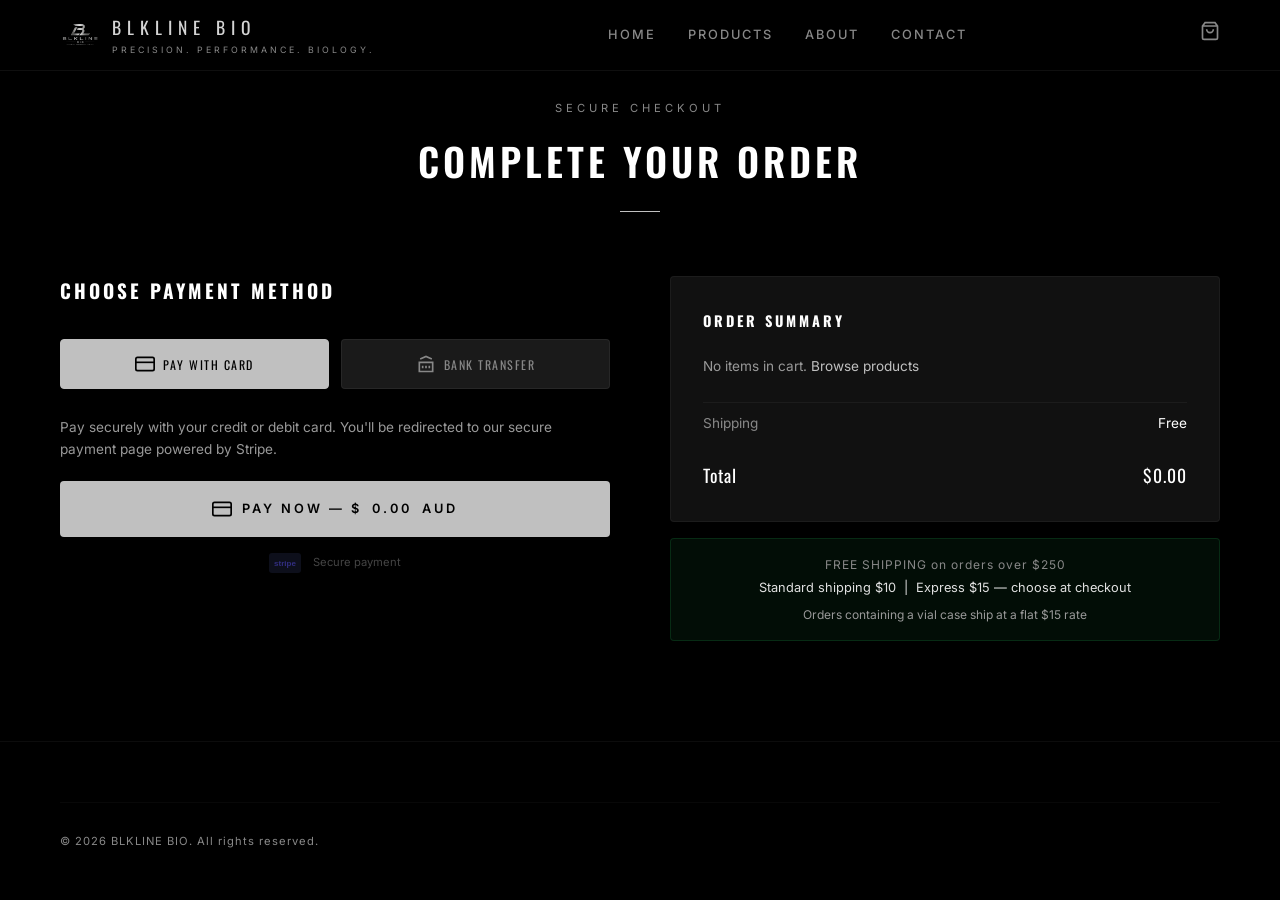
<file: pages/checkout.html>
<!DOCTYPE html>
<html lang="en">
<head>
  <meta charset="UTF-8">
  <meta name="viewport" content="width=device-width,initial-scale=1">
  <title>Checkout — BLKLINE BIO</title>
  <link rel="preconnect" href="https://fonts.googleapis.com">
  <link href="https://fonts.googleapis.com/css2?family=Inter:wght@300;400;500;600&family=Oswald:wght@300;400;500;600;700&display=swap" rel="stylesheet">
  <link rel="stylesheet" href="../css/style.css">
  <script>const STRIPE_API = 'https://app.factukey.com/blkline-stripe';</script>
</head>
<body>

  <header class="header">
    <div class="header-inner">
      <a href="../index.html" class="logo">
        <img src="../images/logo-dark.jpg" alt="BLKLINE BIO">
        <div>
          <div class="logo-text">BLKLINE BIO</div>
          <div class="logo-tagline">Precision. Performance. Biology.</div>
        </div>
      </a>
      <nav class="nav">
        <a href="../index.html">Home</a>
        <a href="products.html">Products</a>
        <a href="about.html">About</a>
        <a href="contact.html">Contact</a>
      </nav>
      <div class="nav-icons">
        <a href="#" class="nav-icon" onclick="openCart();return false;">
          <svg width="20" height="20" viewBox="0 0 24 24" fill="none" stroke="currentColor" stroke-width="2"><path d="M6 2L3 6v14a2 2 0 002 2h14a2 2 0 002-2V6l-3-4zM3 6h18"/><path d="M16 10a4 4 0 01-8 0"/></svg>
          <span class="cart-count" style="display:none">0</span>
        </a>
        <button class="mobile-toggle" onclick="toggleMobileNav()">
          <svg width="22" height="22" viewBox="0 0 24 24" fill="none" stroke="currentColor" stroke-width="2"><line x1="3" y1="6" x2="21" y2="6"/><line x1="3" y1="12" x2="21" y2="12"/><line x1="3" y1="18" x2="21" y2="18"/></svg>
        </button>
      </div>
    </div>
  </header>

  <div class="mobile-nav" id="mobileNav">
    <a href="../index.html" onclick="toggleMobileNav()">Home</a>
    <a href="products.html" onclick="toggleMobileNav()">Products</a>
    <a href="about.html" onclick="toggleMobileNav()">About</a>
    <a href="contact.html" onclick="toggleMobileNav()">Contact</a>
  </div>

  <section class="section checkout-page">
    <div class="container">
      <div class="section-header fade-up">
        <div class="section-label">Secure Checkout</div>
        <h2 class="section-title">Complete Your Order</h2>
        <div class="section-line"></div>
      </div>

      <div class="checkout-grid">
        <div class="checkout-form fade-up">
          <h2>Choose Payment Method</h2>

          <div class="payment-tabs" style="display:flex;gap:12px;margin-bottom:28px">
            <button class="payment-tab active" id="tabCard" onclick="switchPayment('card')">
              <svg width="20" height="20" viewBox="0 0 24 24" fill="none" stroke="currentColor" stroke-width="2"><rect x="1" y="4" width="22" height="16" rx="2"/><line x1="1" y1="10" x2="23" y2="10"/></svg>
              Pay with Card
            </button>
            <button class="payment-tab" id="tabBank" onclick="switchPayment('bank')">
              <svg width="20" height="20" viewBox="0 0 24 24" fill="none" stroke="currentColor" stroke-width="2"><path d="M3 21h18M3 10h18M5 6l7-3 7 3M4 10v11M20 10v11M8 14v3M12 14v3M16 14v3"/></svg>
              Bank Transfer
            </button>
          </div>

          <!-- CARD PAYMENT -->
          <div id="cardPayment">
            <p style="color:var(--white-muted);font-size:.85rem;margin-bottom:20px">Pay securely with your credit or debit card. You'll be redirected to our secure payment page powered by Stripe.</p>
            <button type="button" class="btn btn-primary btn-add-large" style="width:100%;margin-top:8px;display:flex;align-items:center;justify-content:center;gap:10px;font-size:.8rem" onclick="payWithStripe()" id="stripePayBtn">
              <svg width="20" height="20" viewBox="0 0 24 24" fill="none" stroke="currentColor" stroke-width="2"><rect x="1" y="4" width="22" height="16" rx="2"/><line x1="1" y1="10" x2="23" y2="10"/></svg>
              Pay Now — $<span id="stripeTotal">0.00</span> AUD
            </button>
            <div id="stripeError" style="display:none;color:#e74c3c;font-size:.8rem;margin-top:12px;text-align:center"></div>
            <div style="display:flex;align-items:center;justify-content:center;gap:12px;margin-top:16px;opacity:.5">
              <svg width="32" height="20" viewBox="0 0 32 20"><rect width="32" height="20" rx="3" fill="#1a1f36"/><text x="16" y="13" text-anchor="middle" fill="#635bff" font-size="8" font-weight="600" font-family="sans-serif">stripe</text></svg>
              <span style="font-size:.7rem;color:var(--silver-dark)">Secure payment</span>
            </div>
          </div>

          <!-- BANK TRANSFER -->
          <div id="bankPayment" style="display:none">
            <form id="checkoutForm" onsubmit="submitOrder(event)">
              <div class="form-row">
                <div class="form-group">
                  <label>First Name</label>
                  <input type="text" name="firstName" required>
                </div>
                <div class="form-group">
                  <label>Last Name</label>
                  <input type="text" name="lastName" required>
                </div>
              </div>
              <div class="form-group">
                <label>Email Address</label>
                <input type="email" name="email" required>
              </div>
              <div class="form-group">
                <label>Phone Number</label>
                <input type="tel" name="phone" required>
              </div>
              <div class="form-group">
                <label>Shipping Address</label>
                <input type="text" name="address" required placeholder="Street address">
              </div>
              <div class="form-row">
                <div class="form-group">
                  <label>City</label>
                  <input type="text" name="city" required>
                </div>
                <div class="form-group">
                  <label>State</label>
                  <select name="state" required>
                    <option value="">Select state</option>
                    <option value="NSW">New South Wales</option>
                    <option value="VIC">Victoria</option>
                    <option value="QLD">Queensland</option>
                    <option value="WA">Western Australia</option>
                    <option value="SA">South Australia</option>
                    <option value="TAS">Tasmania</option>
                    <option value="ACT">ACT</option>
                    <option value="NT">Northern Territory</option>
                  </select>
                </div>
              </div>
              <div class="form-row">
                <div class="form-group">
                  <label>Postcode</label>
                  <input type="text" name="postcode" required>
                </div>
                <div class="form-group">
                  <label>Country</label>
                  <input type="text" name="country" value="Australia" readonly>
                </div>
              </div>
              <div class="form-group">
                <label>Order Notes (Optional)</label>
                <textarea name="notes" placeholder="Any special instructions..."></textarea>
              </div>
              <button type="submit" class="btn btn-primary btn-add-large" style="width:100%;margin-top:16px">Place Order via Bank Transfer</button>
            </form>
          </div>
        </div>

        <div class="fade-up">
          <div class="order-summary">
            <h3>Order Summary</h3>
            <div class="order-items" id="orderItems"></div>
            <div class="order-shipping" id="shippingLine" style="display:flex;justify-content:space-between;padding:10px 0;font-size:.85rem;border-top:1px solid rgba(192,192,192,.06)">
              <span style="color:var(--silver-dark)">Shipping</span>
              <span id="shippingCost" style="color:var(--white)">Free</span>
            </div>
            <div class="order-personalisation" id="personalisationLine" style="display:none;justify-content:space-between;padding:10px 0;font-size:.85rem;border-top:1px solid rgba(192,192,192,.06)">
              <span style="color:var(--silver-dark)">Personalisation</span>
              <span id="personalisationCost" style="color:var(--white)">$0.00</span>
            </div>
            <div class="order-total">
              <span>Total</span>
              <span id="orderTotal">$0.00</span>
            </div>
          </div>

          <!-- Case personalisation — only shown when a case (Accessories) is in the cart -->
          <div id="personaliseBox" style="margin-top:20px;display:none;padding:18px;background:var(--dark3);border:1px solid rgba(192,192,192,.12);border-radius:var(--radius)">
            <div style="font-family:var(--font-display);font-size:.78rem;letter-spacing:1.5px;text-transform:uppercase;color:var(--white);margin-bottom:6px">Personalise Your Order</div>
            <p style="font-size:.78rem;color:var(--white-muted);line-height:1.5;margin-bottom:14px">Choose your options for each item below. Cases: pick a base and writing colour plus a logo option, add a custom name for +$10 per case. Vial caps: choose a base and writing colour and list which peptides you'd like. Everything's optional — leave it blank for the standard version, or message us on WhatsApp if you'd rather talk it through.</p>
            <div id="personaliseUnits"></div>
          </div>

          <div class="bank-details" id="bankDetailsBox" style="margin-top:24px;display:none">
            <h4>Payment via Bank Transfer</h4>
            <div style="margin:12px 0;padding:16px;background:var(--dark4);border-radius:var(--radius);border:1px solid rgba(192,192,192,.1)">
              <div style="display:flex;justify-content:space-between;padding:6px 0;font-size:.85rem"><span style="color:var(--silver-dark)">Account Name</span><span style="color:var(--white)">BLKLINE BIO</span></div>
              <div style="display:flex;justify-content:space-between;padding:6px 0;font-size:.85rem;border-top:1px solid rgba(192,192,192,.04)"><span style="color:var(--silver-dark)">BSB</span><span style="color:var(--white);font-family:var(--font-display);letter-spacing:2px">084-983</span></div>
              <div style="display:flex;justify-content:space-between;padding:6px 0;font-size:.85rem;border-top:1px solid rgba(192,192,192,.04)"><span style="color:var(--silver-dark)">Account No.</span><span style="color:var(--white);font-family:var(--font-display);letter-spacing:2px">33-824-1696</span></div>
            </div>
            <p style="font-size:.8rem;color:var(--white-muted);line-height:1.6">Use your order number as the payment reference. For faster processing, send a screenshot of your transfer via WhatsApp.</p>
          </div>

          <div style="margin-top:16px;padding:16px;background:rgba(37,211,102,.06);border:1px solid rgba(37,211,102,.15);border-radius:var(--radius);text-align:center">
            <p style="font-size:.75rem;letter-spacing:1px;color:var(--silver-dark)">FREE SHIPPING on orders over $250</p>
            <p style="font-size:.8rem;color:var(--white-dim);margin-top:4px">Standard shipping $10 &nbsp;|&nbsp; Express $15 &mdash; choose at checkout</p>
            <p style="font-size:.75rem;color:var(--white-muted);margin-top:6px">Orders containing a vial case ship at a flat $15 rate</p>
          </div>
        </div>
      </div>
    </div>
  </section>

  <!-- ORDER CONFIRMATION MODAL (bank transfer only) -->
  <div id="confirmationModal" style="display:none;position:fixed;inset:0;background:rgba(0,0,0,.85);z-index:2000;align-items:center;justify-content:center">
    <div style="background:var(--dark2);border:1px solid rgba(192,192,192,.1);border-radius:var(--radius);padding:48px;max-width:500px;width:90%;text-align:center">
      <svg width="48" height="48" viewBox="0 0 24 24" fill="none" stroke="#25D366" stroke-width="2" style="margin-bottom:20px"><path d="M20 6L9 17l-5-5"/></svg>
      <h2 style="font-family:var(--font-display);font-size:1.4rem;letter-spacing:4px;text-transform:uppercase;color:var(--white);margin-bottom:12px">Order Placed</h2>
      <p style="color:var(--white-muted);margin-bottom:8px">Your order number is:</p>
      <p id="orderNumber" style="font-family:var(--font-display);font-size:1.6rem;color:var(--silver);letter-spacing:3px;margin-bottom:24px"></p>
      <div class="bank-details" style="text-align:left;margin-bottom:24px">
        <h4>Bank Transfer Details</h4>
        <div style="margin:12px 0;padding:12px;background:var(--dark4);border-radius:var(--radius)">
          <div style="display:flex;justify-content:space-between;padding:4px 0;font-size:.8rem"><span style="color:var(--silver-dark)">Account</span><span style="color:var(--white)">BLKLINE BIO</span></div>
          <div style="display:flex;justify-content:space-between;padding:4px 0;font-size:.8rem"><span style="color:var(--silver-dark)">BSB</span><span style="color:var(--white)">084-983</span></div>
          <div style="display:flex;justify-content:space-between;padding:4px 0;font-size:.8rem"><span style="color:var(--silver-dark)">Account No.</span><span style="color:var(--white)">33-824-1696</span></div>
        </div>
        <p style="font-size:.75rem;color:var(--silver-dark)">Use your order number as the payment reference.</p>
      </div>
      <!-- Shown only when the order could not be saved to the server. The customer
           is about to transfer money against this reference, so they have to be
           told that we don't have their order yet. -->
      <div id="confirmWarning" style="display:none;text-align:left;margin-bottom:20px;padding:14px 16px;background:rgba(232,168,56,.08);border:1px solid rgba(232,168,56,.35);border-radius:var(--radius)">
        <p style="color:#e8a838;font-size:.75rem;letter-spacing:1.5px;text-transform:uppercase;margin-bottom:6px">Action needed</p>
        <p style="color:var(--white-dim);font-size:.82rem;line-height:1.6;margin:0">We couldn't confirm your order with our system just now. Your order number above is still valid &mdash; please tap <strong>Confirm via WhatsApp</strong> below so we receive your details, otherwise your transfer may arrive without an order attached.</p>
      </div>

      <p style="color:var(--white-muted);font-size:.85rem;margin-bottom:24px">Send your payment confirmation screenshot via WhatsApp for faster processing.</p>
      <div style="display:flex;gap:12px;justify-content:center;flex-wrap:wrap">
        <a href="#" id="confirmWhatsApp" class="btn btn-primary" target="_blank">Confirm via WhatsApp</a>
        <a href="../index.html" class="btn btn-outline">Back to Home</a>
      </div>
    </div>
  </div>

  <footer class="footer">
    <div class="container">
      <div class="footer-bottom">
        <span>&copy; 2026 BLKLINE BIO. All rights reserved.</span>
      </div>
    </div>
  </footer>

  <div class="cart-overlay" id="cartOverlay" onclick="closeCart()"></div>
  <div class="cart-drawer" id="cartDrawer">
    <div class="cart-header"><h3>Your Cart</h3><button class="cart-close" onclick="closeCart()">&times;</button></div>
    <div class="cart-items" id="cartItems"><div class="cart-empty">Your cart is empty</div></div>
    <div class="cart-footer">
      <div class="cart-total"><span>Total</span><span id="cartTotal">$0.00</span></div>
      <button class="btn-checkout" id="cartCheckoutBtn" onclick="goToCheckout()" disabled>Proceed to Checkout</button>
    </div>
  </div>

  <div class="toast" id="toast">
    <svg width="18" height="18" viewBox="0 0 24 24" fill="none" stroke="currentColor" stroke-width="2"><path d="M20 6L9 17l-5-5"/></svg>
    <span class="toast-msg"></span>
  </div>

  <script src="../js/app.js"></script>
  <script>
    function switchPayment(method) {
      document.getElementById('cardPayment').style.display = method === 'card' ? 'block' : 'none';
      document.getElementById('bankPayment').style.display = method === 'bank' ? 'block' : 'none';
      document.getElementById('bankDetailsBox').style.display = method === 'bank' ? 'block' : 'none';
      document.getElementById('tabCard').classList.toggle('active', method === 'card');
      document.getElementById('tabBank').classList.toggle('active', method === 'bank');
    }

    // One entry per physical case in the cart (respects quantities), for personalisation.
    let caseUnits = [];

    function isCaseItem(item) {
      const p = PRODUCTS.find(pr => pr.id === item.id);
      return p && p.category === 'Accessories';
    }

    function isCapItem(item) {
      const p = PRODUCTS.find(pr => pr.id === item.id);
      return p && p.category === 'Vial Caps';
    }

    document.addEventListener('DOMContentLoaded', () => {
      // Shipping and personalisation depend on product categories, so wait for PRODUCTS.
      PRODUCTS_READY.then(() => {
        const itemsEl = document.getElementById('orderItems');
        if (cart.length === 0) {
          itemsEl.innerHTML = '<p style="color:var(--white-muted);font-size:.85rem">No items in cart. <a href="products.html" style="color:var(--silver)">Browse products</a></p>';
          document.getElementById('stripePayBtn').disabled = true;
          return;
        }
        itemsEl.innerHTML = cart.map(item => `
          <div class="order-item">
            <span class="name">${item.name} x${item.qty}</span>
            <span class="price">$${(priceOf(item) * item.qty).toFixed(2)}</span>
          </div>
        `).join('');

        buildPersonalisation();
        const box = document.getElementById('personaliseBox');
        if (box) box.style.display = caseUnits.length ? 'block' : 'none';

        const units = document.getElementById('personaliseUnits');
        if (units) {
          units.addEventListener('input', recalcTotals);
          units.addEventListener('change', recalcTotals);
        }
        recalcTotals();
      });
    });

    // Renders one personalisation card per physical case (colour + logo + optional +$10 name).
    // Colour options for case personalisation (same list on every case).
    const CASE_COLOURS = [
      'Matte Pink', 'Matte Purple', 'Matte White', 'Matte Baby Blue',
      'Matte Dark Blue (Navy)', 'Matte Grass Green', 'Matte Red', 'Matte Orange',
      'Matte Plum', 'Matte Charcoal', 'Matte Lemon Yellow',
      'Black', 'White', 'Dark Coffee Brown', 'Light Latte Brown',
      'Olive Green', 'Beige', 'Dark Grey', 'Rainbow 04',
      'Purple/Blk Silk', 'Pink Silk', 'Gold Silk'
    ];

    function buildPersonalisation() {
      caseUnits = [];
      const container = document.getElementById('personaliseUnits');
      if (!container) return;
      cart.forEach(item => {
        const type = isCaseItem(item) ? 'case' : (isCapItem(item) ? 'cap' : null);
        if (!type) return;
        for (let k = 1; k <= item.qty; k++) {
          caseUnits.push({ type: type, id: item.id, name: item.name, pos: k, total: item.qty });
        }
      });
      const inputStyle = 'width:100%;padding:10px 12px;background:var(--dark3);border:1px solid rgba(192,192,192,.12);border-radius:var(--radius);color:var(--white);font-size:.85rem;box-sizing:border-box';
      const labelStyle = 'display:block;font-size:.72rem;letter-spacing:.5px;text-transform:uppercase;color:var(--silver-dark);margin-bottom:4px';
      const colourOptions = CASE_COLOURS.map(c => `<option value="${c}">${c}</option>`).join('');
      container.innerHTML = caseUnits.map((cu, u) => {
        const header = `<div style="font-size:.82rem;color:var(--white);margin-bottom:10px;font-weight:500">${cu.name}${cu.total > 1 ? ' — ' + (cu.type === 'cap' ? 'Pack ' : 'Case ') + cu.pos : ''}</div>`;
        if (cu.type === 'cap') {
          return `
        <div style="border:1px solid rgba(192,192,192,.1);border-radius:var(--radius);padding:14px;margin-bottom:12px;background:var(--dark4)">
          ${header}
          <label style="${labelStyle}">Base colour</label>
          <select class="cap-base" data-u="${u}" style="${inputStyle};appearance:auto"><option value="">Standard (Black)</option>${colourOptions}</select>
          <label style="${labelStyle};margin-top:12px">Writing colour</label>
          <select class="cap-writing" data-u="${u}" style="${inputStyle};appearance:auto"><option value="">Standard (White)</option>${colourOptions}</select>
          <label style="${labelStyle};margin-top:12px">Which peptides? <span style="color:var(--silver);text-transform:none;letter-spacing:0">(up to 5 per pack)</span></label>
          <textarea class="cap-peptides" data-u="${u}" rows="2" maxlength="200" placeholder="e.g. BPC-157, TB-500, NAD+, GHK-Cu, Ipamorelin" style="${inputStyle};resize:vertical"></textarea>
        </div>`;
        }
        return `
        <div style="border:1px solid rgba(192,192,192,.1);border-radius:var(--radius);padding:14px;margin-bottom:12px;background:var(--dark4)">
          ${header}
          <label style="${labelStyle}">Base colour</label>
          <select class="pers-base" data-u="${u}" style="${inputStyle};appearance:auto"><option value="">Standard (default)</option>${colourOptions}</select>
          <label style="${labelStyle};margin-top:12px">Writing colour</label>
          <select class="pers-writing" data-u="${u}" style="${inputStyle};appearance:auto"><option value="">Standard (default)</option>${colourOptions}</select>
          <div style="margin:12px 0 6px;font-size:.72rem;letter-spacing:.5px;text-transform:uppercase;color:var(--silver-dark)">BLKLINE logo</div>
          <div style="display:flex;gap:18px;margin-bottom:12px">
            <label style="font-size:.82rem;color:var(--white);display:flex;align-items:center;gap:6px;cursor:pointer"><input type="radio" name="logo-${u}" class="pers-logo" data-u="${u}" value="with" checked> With logo</label>
            <label style="font-size:.82rem;color:var(--white);display:flex;align-items:center;gap:6px;cursor:pointer"><input type="radio" name="logo-${u}" class="pers-logo" data-u="${u}" value="without"> Plain (no logo)</label>
          </div>
          <label style="${labelStyle}">Custom name <span style="color:var(--silver);text-transform:none;letter-spacing:0">(+$10)</span></label>
          <input class="pers-name" data-u="${u}" type="text" maxlength="40" placeholder="Leave blank for none" style="${inputStyle}">
        </div>`;
      }).join('');
    }

    // Reads the personalisation fields into { count of named cases, fee, order note }.
    function getPersonalisation() {
      let count = 0;
      const segs = [];
      caseUnits.forEach((cu, u) => {
        if (cu.type === 'cap') {
          const baseEl = document.querySelector('.cap-base[data-u="' + u + '"]');
          const writeEl = document.querySelector('.cap-writing[data-u="' + u + '"]');
          const pepEl = document.querySelector('.cap-peptides[data-u="' + u + '"]');
          const base = (baseEl && baseEl.value || '').trim();
          const writing = (writeEl && writeEl.value || '').trim();
          const peptides = (pepEl && pepEl.value || '').trim();
          if (!base && !writing && !peptides) return; // untouched = standard caps
          const parts = ['Base: ' + (base || 'Black'), 'Writing: ' + (writing || 'White')];
          if (peptides) parts.push('Peptides: ' + peptides);
          const label = cu.name + (cu.total > 1 ? ' #' + cu.pos : '');
          segs.push(label + ' — ' + parts.join(', '));
          return;
        }
        const nameEl = document.querySelector('.pers-name[data-u="' + u + '"]');
        const baseEl = document.querySelector('.pers-base[data-u="' + u + '"]');
        const writeEl = document.querySelector('.pers-writing[data-u="' + u + '"]');
        const logoEl = document.querySelector('.pers-logo[data-u="' + u + '"]:checked');
        const nm = (nameEl && nameEl.value || '').trim();
        const base = (baseEl && baseEl.value || '').trim();
        const writing = (writeEl && writeEl.value || '').trim();
        const logo = logoEl ? logoEl.value : 'with';
        if (!base && !writing && !nm && logo === 'with') return; // untouched = standard case
        const parts = [];
        if (base) parts.push('Base: ' + base);
        if (writing) parts.push('Writing: ' + writing);
        parts.push('Logo: ' + (logo === 'without' ? 'No logo' : 'BLKLINE logo'));
        if (nm) { parts.push('Name: ' + nm + ' (+$10)'); count++; }
        const label = cu.name + (cu.total > 1 ? ' #' + cu.pos : '');
        segs.push(label + ' — ' + parts.join(', '));
      });
      return { count: count, fee: count * 10, notes: segs.join(' | ') };
    }

    // Single source of truth for the displayed/charged total: subtotal + shipping + personalisation.
    function recalcTotals() {
      const subtotal = getCartTotal();
      // Caps ordered on their own post as a letter ($2). Bulky items (Accessories) always
      // ship at the flat $15 rate, no free shipping. Otherwise standard, free over $250.
      const capsOnly = cart.length > 0 && cart.every(isCapItem);
      const hasFlatItem = cart.some(isCaseItem);
      const shippingFee = capsOnly ? 2 : (hasFlatItem ? 15 : (subtotal >= 250 ? 0 : 10));
      const pers = getPersonalisation();
      const total = subtotal + shippingFee + pers.fee;

      const shippingEl = document.getElementById('shippingCost');
      if (shippingEl) {
        shippingEl.textContent = shippingFee === 0 ? 'Free' : '$' + shippingFee.toFixed(2);
        shippingEl.style.color = shippingFee === 0 ? '#25D366' : 'var(--white)';
      }
      const pLine = document.getElementById('personalisationLine');
      const pCost = document.getElementById('personalisationCost');
      if (pLine && pCost) {
        if (pers.fee > 0) { pLine.style.display = 'flex'; pCost.textContent = '$' + pers.fee.toFixed(2); }
        else { pLine.style.display = 'none'; }
      }
      const totalEl = document.getElementById('orderTotal');
      if (totalEl) totalEl.textContent = '$' + total.toFixed(2) + ' AUD';
      const stripeTotalEl = document.getElementById('stripeTotal');
      if (stripeTotalEl) stripeTotalEl.textContent = total.toFixed(2);
      return { subtotal, shippingFee, pers, total };
    }

    function resetPayBtn() {
      const btn = document.getElementById('stripePayBtn');
      btn.disabled = false;
      btn.innerHTML = '<svg width="20" height="20" viewBox="0 0 24 24" fill="none" stroke="currentColor" stroke-width="2"><rect x="1" y="4" width="22" height="16" rx="2"/><line x1="1" y1="10" x2="23" y2="10"/></svg> Pay Now — $' + recalcTotals().total.toFixed(2) + ' AUD';
    }

    function payWithStripe() {
      var btn = document.getElementById('stripePayBtn');
      var errEl = document.getElementById('stripeError');
      errEl.style.display = 'none';
      btn.disabled = true;
      btn.textContent = 'Redirecting to payment...';

      var lineItems = [];
      for (var i = 0; i < cart.length; i++) {
        var item = cart[i];
        var product = PRODUCTS.find(function(p) { return p.id === item.id; });
        if (!product || !product.stripePriceId) {
          errEl.textContent = 'Payment not available for ' + item.name + '. Please use bank transfer.';
          errEl.style.display = 'block';
          resetPayBtn();
          return;
        }
        lineItems.push({ price: product.stripePriceId, quantity: item.qty });
      }

      var pers = getPersonalisation();
      var totalCents = Math.round(getCartTotal() * 100);
      fetch(STRIPE_API + '/create-checkout-session', {
        method: 'POST',
        headers: { 'Content-Type': 'application/json' },
        body: JSON.stringify({
          lineItems: lineItems,
          orderTotal: totalCents,
          personalisationCount: pers.count,
          notes: pers.notes,
          successUrl: window.location.origin + '/pages/success.html',
          cancelUrl: window.location.href
        })
      })
      .then(function(res) { return res.json(); })
      .then(function(data) {
        if (data.url) {
          window.location.href = data.url;
        } else {
          errEl.textContent = data.error || 'Something went wrong. Please try bank transfer.';
          errEl.style.display = 'block';
          resetPayBtn();
        }
      })
      .catch(function(err) {
        errEl.textContent = 'Connection error. Please try bank transfer or refresh the page.';
        errEl.style.display = 'block';
        resetPayBtn();
      });
    }

    // Three attempts with a short backoff. Covers a dropped connection or a
    // moment of server trouble; it cannot cover a browser extension blocking the
    // request outright, which is what the queue and the warning below are for.
    function recordBankOrder(payload, attempt) {
      attempt = attempt || 1;
      return fetch(API_BASE + '/bank-order', {
        method: 'POST',
        headers: { 'Content-Type': 'application/json' },
        body: JSON.stringify(payload)
      }).then(function(r) {
        if (r.ok) return true;
        // A 4xx means the server read it and refused — retrying sends the same
        // thing again, so don't.
        if (r.status >= 400 && r.status < 500) return false;
        throw new Error('HTTP ' + r.status);
      }).catch(function() {
        if (attempt >= 3) return false;
        return new Promise(function(resolve) {
          setTimeout(function() { resolve(recordBankOrder(payload, attempt + 1)); }, attempt * 1500);
        });
      });
    }

    function queuePendingOrder(payload) {
      try {
        var q = JSON.parse(localStorage.getItem('blkline_pending_orders') || '[]');
        if (!q.some(function(o) { return o.id === payload.id; })) q.push(payload);
        localStorage.setItem('blkline_pending_orders', JSON.stringify(q));
      } catch (e) { /* private mode — the WhatsApp prompt is still shown */ }
    }

    function submitOrder(e) {
      e.preventDefault();
      const form = e.target;
      const data = new FormData(form);
      const orderNum = 'BLK-' + Date.now().toString(36).toUpperCase();

      document.getElementById('orderNumber').textContent = orderNum;

      // Match the order-summary maths so the recorded/quoted amount includes shipping + personalisation.
      const subtotal = getCartTotal();
      const capsOnly = cart.length > 0 && cart.every(isCapItem);
      const hasFlatItem = cart.some(isCaseItem);
      const shippingFee = capsOnly ? 2 : (hasFlatItem ? 15 : (subtotal >= 250 ? 0 : 10));
      const pers = getPersonalisation();
      const total = subtotal + shippingFee + pers.fee;
      const fullName = `${data.get('firstName')} ${data.get('lastName')}`.trim();

      // Combine the case personalisation details with any general order notes.
      const noteParts = [];
      if (pers.notes) noteParts.push(pers.notes);
      const generalNotes = (data.get('notes') || '').trim();
      if (generalNotes) noteParts.push('Notes: ' + generalNotes);
      const combinedNotes = noteParts.join(' | ');

      // List the personalisation charge as its own line so the order items sum to the total.
      const orderItems = cart.map(i => ({ realName: i.name, quantity: i.qty, amount: (priceOf(i) * i.qty).toFixed(2) }));
      if (pers.count > 0) orderItems.push({ realName: 'Case Personalisation (custom name)', quantity: pers.count, amount: pers.fee.toFixed(2) });

      // Record the order server-side so it lands in the admin Orders tab and fires a
      // notification email — the customer no longer has to send details manually for
      // the store owner to know the order exists.
      const orderPayload = {
        id: orderNum,
        customerName: fullName,
        customerEmail: data.get('email') || '',
        customerPhone: data.get('phone') || '',
        shipping: {
          name: fullName,
          address: {
            line1: data.get('address') || '',
            city: data.get('city') || '',
            state: data.get('state') || '',
            postal_code: data.get('postcode') || '',
            country: data.get('country') || 'Australia'
          }
        },
        items: orderItems,
        total: total.toFixed(2),
        currency: 'AUD',
        notes: combinedNotes
      };
      // A bank-transfer customer walks away with an order number and pays from
      // their banking app, so if this POST is lost the money arrives with a
      // reference that matches no order. It used to be fire-and-forget with the
      // error swallowed, and one $250 transfer arrived for an order that was
      // never recorded. Now: retry, then queue it, then TELL the customer.
      recordBankOrder(orderPayload).then(function(ok) {
        if (ok) return;
        queuePendingOrder(orderPayload);
        var warn = document.getElementById('confirmWarning');
        if (warn) warn.style.display = 'block';
      });

      const orderText = `New Order ${orderNum}%0A` +
        `Name: ${fullName}%0A` +
        `Items: ${cart.map(i => i.name + ' x' + i.qty).join(', ')}%0A` +
        `Total: $${total.toFixed(2)} AUD (incl. shipping)%0A` +
        `Address: ${data.get('address')}, ${data.get('city')} ${data.get('state')} ${data.get('postcode')}` +
        (combinedNotes ? `%0ANotes: ${combinedNotes}` : '');

      const waNum = WHATSAPP_NUMBER || '0000000000';
      document.getElementById('confirmWhatsApp').href = `https://wa.me/${waNum}?text=${orderText}`;

      const modal = document.getElementById('confirmationModal');
      modal.style.display = 'flex';

      cart = [];
      saveCart();
    }
  </script>

  <style>
    .payment-tabs{display:flex;gap:12px;margin-bottom:28px}
    .payment-tab{flex:1;display:flex;align-items:center;justify-content:center;gap:8px;padding:14px 16px;font-size:.75rem;letter-spacing:1.5px;text-transform:uppercase;font-family:var(--font-display);background:var(--dark3);color:var(--silver-dark);border:1px solid rgba(192,192,192,.08);border-radius:var(--radius);transition:var(--transition);cursor:pointer}
    .payment-tab:hover{border-color:rgba(192,192,192,.2)}
    .payment-tab.active{background:var(--silver);color:var(--black);border-color:var(--silver)}
  </style>
</body>
</html>
</file>
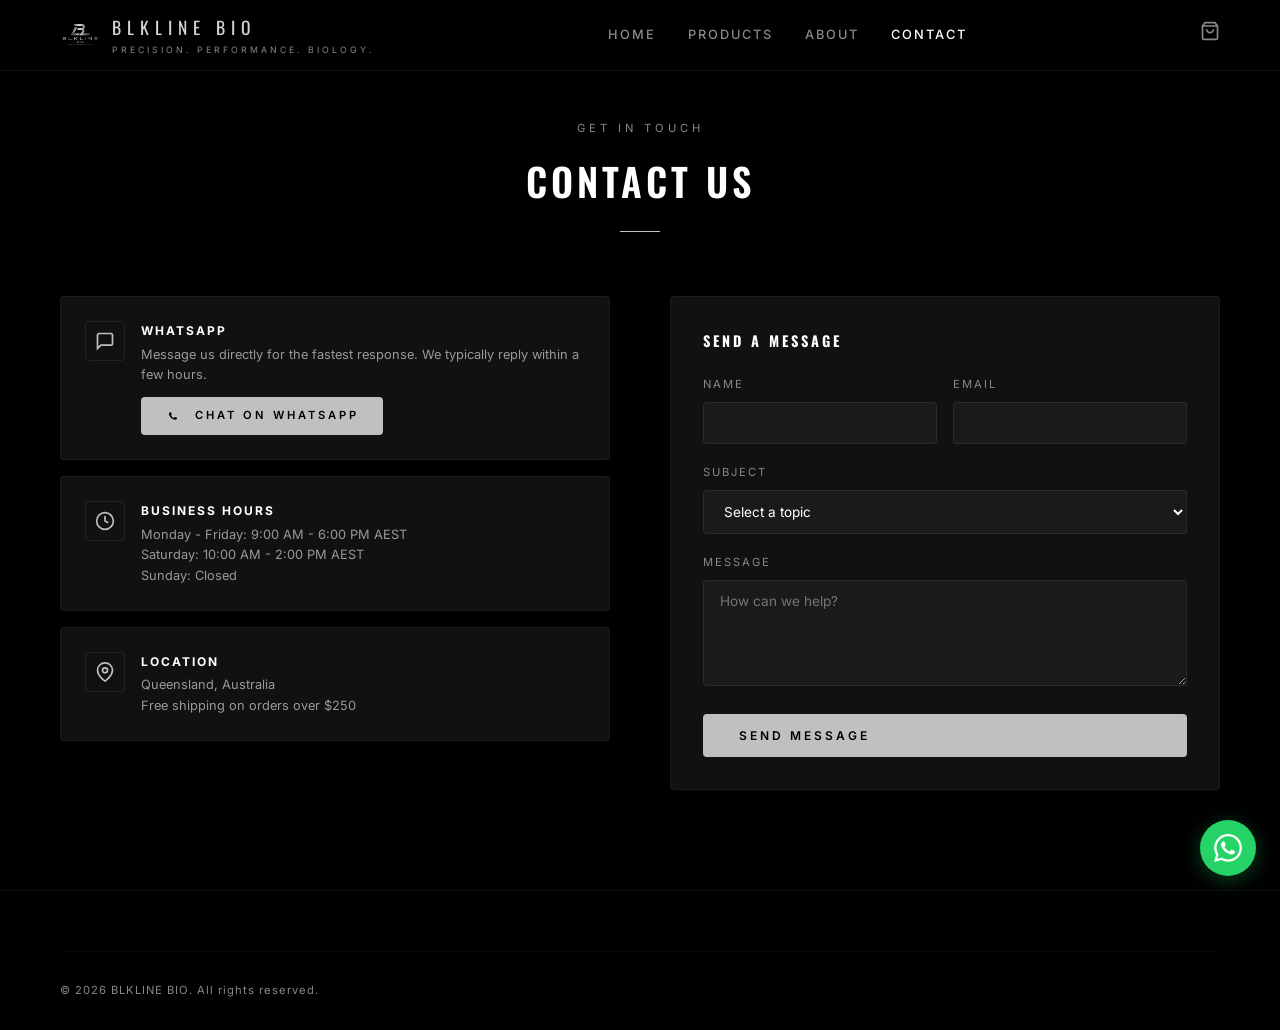
<file: pages/contact.html>
<!DOCTYPE html>
<html lang="en">
<head>
  <meta charset="UTF-8">
  <meta name="viewport" content="width=device-width,initial-scale=1">
  <title>Contact — BLKLINE BIO</title>
  <link rel="preconnect" href="https://fonts.googleapis.com">
  <link href="https://fonts.googleapis.com/css2?family=Inter:wght@300;400;500;600&family=Oswald:wght@300;400;500;600;700&display=swap" rel="stylesheet">
  <link rel="stylesheet" href="../css/style.css">
</head>
<body>

  <header class="header">
    <div class="header-inner">
      <a href="../index.html" class="logo">
        <img src="../images/logo-dark.jpg" alt="BLKLINE BIO">
        <div>
          <div class="logo-text">BLKLINE BIO</div>
          <div class="logo-tagline">Precision. Performance. Biology.</div>
        </div>
      </a>
      <nav class="nav">
        <a href="../index.html">Home</a>
        <a href="products.html">Products</a>
        <a href="about.html">About</a>
        <a href="contact.html" class="active">Contact</a>
      </nav>
      <div class="nav-icons">
        <a href="#" class="nav-icon" onclick="openCart();return false;">
          <svg width="20" height="20" viewBox="0 0 24 24" fill="none" stroke="currentColor" stroke-width="2"><path d="M6 2L3 6v14a2 2 0 002 2h14a2 2 0 002-2V6l-3-4zM3 6h18"/><path d="M16 10a4 4 0 01-8 0"/></svg>
          <span class="cart-count" style="display:none">0</span>
        </a>
        <button class="mobile-toggle" onclick="toggleMobileNav()">
          <svg width="22" height="22" viewBox="0 0 24 24" fill="none" stroke="currentColor" stroke-width="2"><line x1="3" y1="6" x2="21" y2="6"/><line x1="3" y1="12" x2="21" y2="12"/><line x1="3" y1="18" x2="21" y2="18"/></svg>
        </button>
      </div>
    </div>
  </header>

  <div class="mobile-nav" id="mobileNav">
    <a href="../index.html" onclick="toggleMobileNav()">Home</a>
    <a href="products.html" onclick="toggleMobileNav()">Products</a>
    <a href="about.html" onclick="toggleMobileNav()">About</a>
    <a href="contact.html" onclick="toggleMobileNav()">Contact</a>
  </div>

  <section class="section" style="padding-top:120px">
    <div class="container">
      <div class="section-header fade-up">
        <div class="section-label">Get in Touch</div>
        <h2 class="section-title">Contact Us</h2>
        <div class="section-line"></div>
      </div>

      <div class="contact-grid">
        <div class="fade-up">
          <div class="contact-info-card">
            <div class="contact-icon">
              <svg width="20" height="20" viewBox="0 0 24 24" fill="none" stroke="currentColor" stroke-width="2"><path d="M21 15a2 2 0 01-2 2H7l-4 4V5a2 2 0 012-2h14a2 2 0 012 2z"/></svg>
            </div>
            <div class="contact-text">
              <h4>WhatsApp</h4>
              <p>Message us directly for the fastest response. We typically reply within a few hours.</p>
              <a href="https://wa.me/61494749909" target="_blank" id="contactWhatsApp" class="btn btn-primary" style="margin-top:12px;display:inline-flex;padding:10px 24px;font-size:.7rem">
                <svg width="16" height="16" viewBox="0 0 24 24" fill="currentColor" style="margin-right:6px"><path d="M17.472 14.382c-.297-.149-1.758-.867-2.03-.967-.273-.099-.471-.148-.67.15-.197.297-.767.966-.94 1.164-.173.199-.347.223-.644.075-.297-.15-1.255-.463-2.39-1.475-.883-.788-1.48-1.761-1.653-2.059-.173-.297-.018-.458.13-.606.134-.133.298-.347.446-.52.149-.174.198-.298.298-.497.099-.198.05-.371-.025-.52-.075-.149-.669-1.612-.916-2.207-.242-.579-.487-.5-.669-.51-.173-.008-.371-.01-.57-.01-.198 0-.52.074-.792.372-.272.297-1.04 1.016-1.04 2.479 0 1.462 1.065 2.875 1.213 3.074.149.198 2.096 3.2 5.077 4.487.709.306 1.262.489 1.694.625.712.227 1.36.195 1.871.118.571-.085 1.758-.719 2.006-1.413.248-.694.248-1.289.173-1.413-.074-.124-.272-.198-.57-.347"/></svg>
                Chat on WhatsApp
              </a>
            </div>
          </div>

          <div class="contact-info-card">
            <div class="contact-icon">
              <svg width="20" height="20" viewBox="0 0 24 24" fill="none" stroke="currentColor" stroke-width="2"><circle cx="12" cy="12" r="10"/><polyline points="12 6 12 12 16 14"/></svg>
            </div>
            <div class="contact-text">
              <h4>Business Hours</h4>
              <p>Monday - Friday: 9:00 AM - 6:00 PM AEST<br>Saturday: 10:00 AM - 2:00 PM AEST<br>Sunday: Closed</p>
            </div>
          </div>

          <div class="contact-info-card">
            <div class="contact-icon">
              <svg width="20" height="20" viewBox="0 0 24 24" fill="none" stroke="currentColor" stroke-width="2"><path d="M21 10c0 7-9 13-9 13s-9-6-9-13a9 9 0 0118 0z"/><circle cx="12" cy="10" r="3"/></svg>
            </div>
            <div class="contact-text">
              <h4>Location</h4>
              <p>Queensland, Australia<br>Free shipping on orders over $250</p>
            </div>
          </div>
        </div>

        <div class="fade-up">
          <div style="background:var(--dark2);border:1px solid rgba(192,192,192,.06);border-radius:var(--radius);padding:32px">
            <h3 style="font-family:var(--font-display);font-size:.9rem;letter-spacing:3px;text-transform:uppercase;color:var(--white);margin-bottom:24px">Send a Message</h3>
            <form id="contactForm" onsubmit="sendContactForm(event)">
              <div class="form-row">
                <div class="form-group">
                  <label>Name</label>
                  <input type="text" name="name" required>
                </div>
                <div class="form-group">
                  <label>Email</label>
                  <input type="email" name="email" required>
                </div>
              </div>
              <div class="form-group">
                <label>Subject</label>
                <select name="subject" required>
                  <option value="">Select a topic</option>
                  <option value="order">Order Inquiry</option>
                  <option value="product">Product Question</option>
                  <option value="shipping">Shipping</option>
                  <option value="wholesale">Wholesale</option>
                  <option value="other">Other</option>
                </select>
              </div>
              <div class="form-group">
                <label>Message</label>
                <textarea name="message" rows="5" required placeholder="How can we help?"></textarea>
              </div>
              <button type="submit" class="btn btn-primary" style="width:100%">Send Message</button>
            </form>
            <p id="contactSuccess" style="display:none;text-align:center;color:#25D366;margin-top:16px;font-size:.85rem">Message sent! We'll get back to you shortly.</p>
            <p id="contactError" style="display:none;text-align:center;color:#e8a838;margin-top:16px;font-size:.85rem;line-height:1.6">We couldn't send your message just now. Please try again, or reach us on <a href="https://wa.me/61494749909" target="_blank" style="color:#25D366;text-decoration:underline">WhatsApp</a>.</p>
          </div>
        </div>
      </div>
    </div>
  </section>

  <footer class="footer">
    <div class="container">
      <div class="footer-bottom">
        <span>&copy; 2026 BLKLINE BIO. All rights reserved.</span>
      </div>
    </div>
  </footer>

  <a href="https://wa.me/61494749909" target="_blank" class="whatsapp-float" id="whatsappBtn" title="Chat on WhatsApp">
    <svg viewBox="0 0 24 24"><path d="M17.472 14.382c-.297-.149-1.758-.867-2.03-.967-.273-.099-.471-.148-.67.15-.197.297-.767.966-.94 1.164-.173.199-.347.223-.644.075-.297-.15-1.255-.463-2.39-1.475-.883-.788-1.48-1.761-1.653-2.059-.173-.297-.018-.458.13-.606.134-.133.298-.347.446-.52.149-.174.198-.298.298-.497.099-.198.05-.371-.025-.52-.075-.149-.669-1.612-.916-2.207-.242-.579-.487-.5-.669-.51-.173-.008-.371-.01-.57-.01-.198 0-.52.074-.792.372-.272.297-1.04 1.016-1.04 2.479 0 1.462 1.065 2.875 1.213 3.074.149.198 2.096 3.2 5.077 4.487.709.306 1.262.489 1.694.625.712.227 1.36.195 1.871.118.571-.085 1.758-.719 2.006-1.413.248-.694.248-1.289.173-1.413-.074-.124-.272-.198-.57-.347m-5.421 7.403h-.004a9.87 9.87 0 01-5.031-1.378l-.361-.214-3.741.982.998-3.648-.235-.374a9.86 9.86 0 01-1.51-5.26c.001-5.45 4.436-9.884 9.888-9.884 2.64 0 5.122 1.03 6.988 2.898a9.825 9.825 0 012.893 6.994c-.003 5.45-4.437 9.884-9.885 9.884m8.413-18.297A11.815 11.815 0 0012.05 0C5.495 0 .16 5.335.157 11.892c0 2.096.547 4.142 1.588 5.945L.057 24l6.305-1.654a11.882 11.882 0 005.683 1.448h.005c6.554 0 11.89-5.335 11.893-11.893a11.821 11.821 0 00-3.48-8.413z"/></svg>
  </a>

  <div class="toast" id="toast">
    <svg width="18" height="18" viewBox="0 0 24 24" fill="none" stroke="currentColor" stroke-width="2"><path d="M20 6L9 17l-5-5"/></svg>
    <span class="toast-msg"></span>
  </div>

  <script src="../js/app.js"></script>
  <script>
    // This used to show "message sent" and then discard the message — it was
    // never connected to anything, so every enquiry was lost. Now it actually
    // sends, and says so honestly when it can't.
    function sendContactForm(e) {
      e.preventDefault();
      const form = e.target;
      const data = new FormData(form);
      const btn = form.querySelector('button[type=submit]');
      const original = btn ? btn.textContent : '';
      if (btn) { btn.disabled = true; btn.textContent = 'Sending...'; }

      const fail = document.getElementById('contactError');
      if (fail) fail.style.display = 'none';

      fetch(API_BASE + '/contact', {
        method: 'POST',
        headers: { 'Content-Type': 'application/json' },
        body: JSON.stringify({
          name: data.get('name') || '',
          email: data.get('email') || '',
          subject: data.get('subject') || '',
          message: data.get('message') || ''
        })
      })
        .then(r => r.json().then(j => ({ ok: r.ok, j })))
        .then(({ ok }) => {
          if (!ok) throw new Error('rejected');
          document.getElementById('contactSuccess').style.display = 'block';
          form.reset();
          setTimeout(() => { document.getElementById('contactSuccess').style.display = 'none'; }, 6000);
        })
        .catch(() => {
          // Never tell someone their message was sent when it wasn't — point
          // them at WhatsApp instead.
          if (fail) fail.style.display = 'block';
        })
        .finally(() => { if (btn) { btn.disabled = false; btn.textContent = original; } });
    }
  </script>
</body>
</html>
</file>
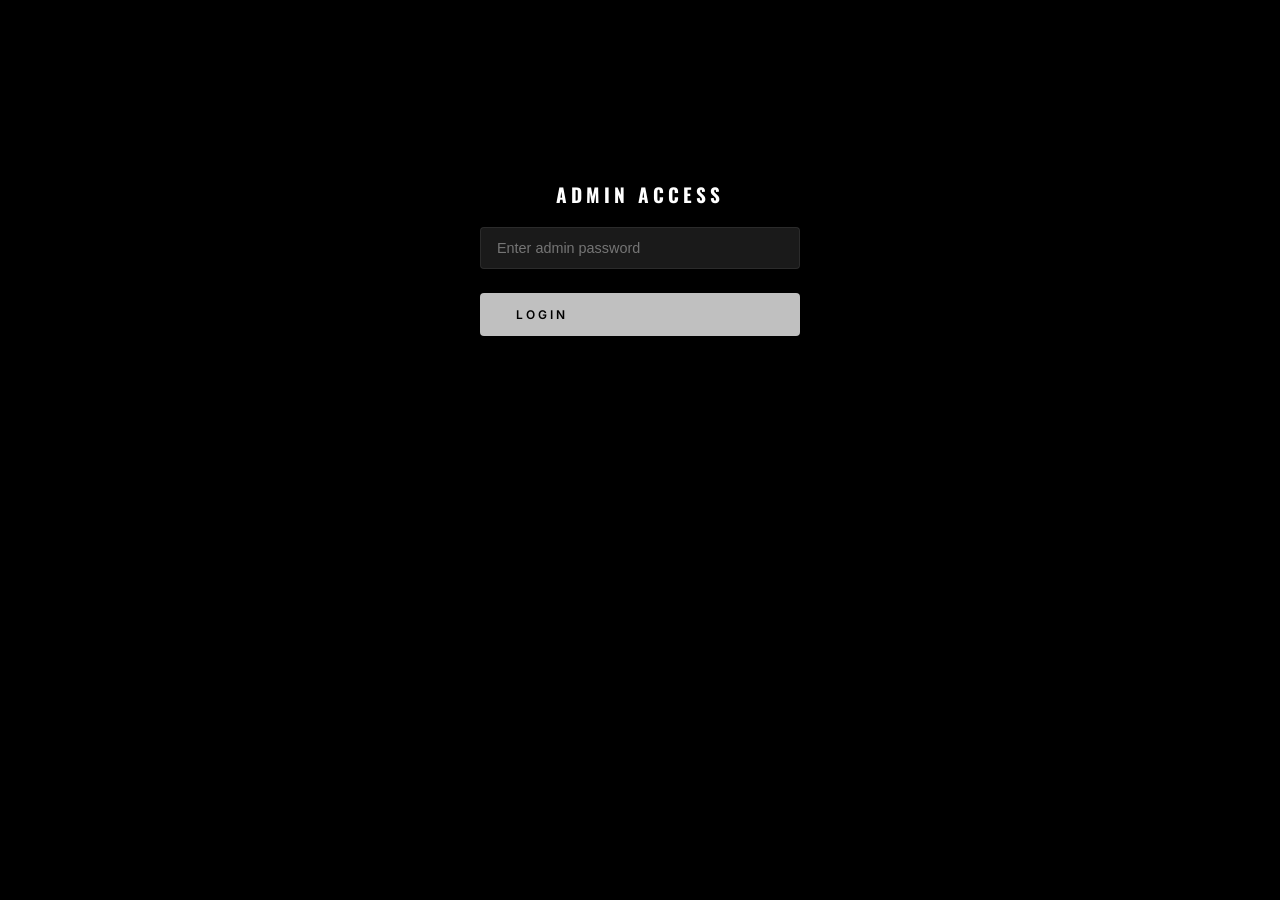
<file: pages/orders.html>
<!DOCTYPE html>
<html lang="en">
<head>
  <meta charset="UTF-8">
  <meta name="viewport" content="width=device-width,initial-scale=1">
  <title>Orders — BLKLINE BIO</title>
  <link rel="preconnect" href="https://fonts.googleapis.com">
  <link href="https://fonts.googleapis.com/css2?family=Inter:wght@300;400;500;600&family=Oswald:wght@300;400;500;600;700&display=swap" rel="stylesheet">
  <link rel="stylesheet" href="../css/style.css">
  <style>
    .admin-login{max-width:400px;margin:140px auto;text-align:center;padding:40px}
    .admin-login input{width:100%;padding:12px 16px;background:var(--dark3);border:1px solid rgba(192,192,192,.1);border-radius:var(--radius);color:var(--white);font-size:.9rem;margin:16px 0}
    .orders-panel{padding-top:120px;max-width:960px;margin:0 auto;padding-left:20px;padding-right:20px;padding-bottom:60px}
    .order-card{background:var(--dark2);border:1px solid rgba(192,192,192,.08);border-radius:var(--radius);padding:24px;margin-bottom:16px}
    .order-header{display:flex;justify-content:space-between;align-items:center;flex-wrap:wrap;gap:8px;margin-bottom:16px;padding-bottom:12px;border-bottom:1px solid rgba(192,192,192,.06)}
    .order-id{font-family:var(--font-display);font-size:.85rem;letter-spacing:2px;color:var(--silver)}
    .order-date{font-size:.75rem;color:var(--silver-dark)}
    .order-status{display:inline-block;padding:3px 10px;border-radius:20px;font-size:.65rem;letter-spacing:1px;text-transform:uppercase;font-family:var(--font-display)}
    .order-status.paid{background:rgba(37,211,102,.12);color:#25D366}
    .order-status.unpaid{background:rgba(231,76,60,.12);color:#e74c3c}
    .order-customer{display:grid;grid-template-columns:1fr 1fr;gap:12px;margin-bottom:16px;font-size:.8rem}
    .order-customer .label{color:var(--silver-dark);font-size:.7rem;text-transform:uppercase;letter-spacing:1px;font-family:var(--font-display);margin-bottom:2px}
    .order-customer .value{color:var(--white)}
    .order-items{margin-bottom:12px}
    .order-item{display:flex;justify-content:space-between;padding:6px 0;font-size:.8rem;border-bottom:1px solid rgba(192,192,192,.03)}
    .order-item .name{color:var(--white)}
    .order-item .qty{color:var(--silver-dark);margin-left:8px}
    .order-item .price{color:var(--silver);font-family:var(--font-display);letter-spacing:1px}
    .order-total{display:flex;justify-content:space-between;padding-top:8px;font-size:.85rem;font-weight:600}
    .order-total .label{color:var(--white)}
    .order-total .amount{color:var(--silver);font-family:var(--font-display);letter-spacing:1px;font-size:.95rem}
    .order-shipping{margin-top:12px;padding:12px;background:var(--dark3);border-radius:var(--radius);font-size:.78rem;color:var(--white-muted)}
    .order-shipping .label{color:var(--silver-dark);font-size:.65rem;text-transform:uppercase;letter-spacing:1px;font-family:var(--font-display);margin-bottom:4px}
    .stats-row{display:grid;grid-template-columns:repeat(3,1fr);gap:12px;margin-bottom:28px}
    .stat-card{background:var(--dark2);border:1px solid rgba(192,192,192,.08);border-radius:var(--radius);padding:20px;text-align:center}
    .stat-value{font-family:var(--font-display);font-size:1.4rem;letter-spacing:2px;color:var(--white);margin-bottom:4px}
    .stat-label{font-size:.65rem;text-transform:uppercase;letter-spacing:1.5px;color:var(--silver-dark);font-family:var(--font-display)}
    .refresh-bar{display:flex;justify-content:space-between;align-items:center;margin-bottom:20px;flex-wrap:wrap;gap:8px}
    .refresh-bar button{padding:8px 20px;font-family:var(--font-display);font-size:.65rem;letter-spacing:1.5px;text-transform:uppercase;background:var(--dark3);color:var(--silver);border:1px solid rgba(192,192,192,.1);border-radius:var(--radius);cursor:pointer}
    .refresh-bar button:hover{background:var(--silver);color:var(--black)}
    .auto-refresh{font-size:.7rem;color:var(--silver-dark)}
    .no-orders{text-align:center;padding:60px 20px;color:var(--silver-dark);font-size:.85rem}
    .admin-nav{display:flex;gap:12px;margin-bottom:24px}
    .admin-nav a{padding:10px 20px;font-family:var(--font-display);font-size:.7rem;letter-spacing:1.5px;text-transform:uppercase;background:var(--dark3);color:var(--silver-dark);border:1px solid rgba(192,192,192,.08);border-radius:var(--radius);text-decoration:none;transition:var(--transition)}
    .admin-nav a:hover{border-color:rgba(192,192,192,.2)}
    .admin-nav a.active{background:var(--silver);color:var(--black);border-color:var(--silver)}
    @media(max-width:600px){
      .order-customer{grid-template-columns:1fr}
      .stats-row{grid-template-columns:1fr}
    }
  </style>
</head>
<body>

  <div class="admin-login" id="loginPanel">
    <h2 style="font-family:var(--font-display);font-size:1.2rem;letter-spacing:4px;text-transform:uppercase;color:var(--white)">Admin Access</h2>
    <input type="password" id="adminPass" placeholder="Enter admin password" onkeydown="if(event.key==='Enter')checkLogin()">
    <button class="btn btn-primary" style="width:100%;margin-top:8px" onclick="checkLogin()">Login</button>
    <p id="loginError" style="color:#e74c3c;font-size:.8rem;margin-top:12px;display:none">Incorrect password</p>
  </div>

  <div class="orders-panel" id="ordersPanel" style="display:none">
    <h1 style="font-family:var(--font-display);font-size:1.4rem;letter-spacing:4px;text-transform:uppercase;color:var(--white);margin-bottom:8px">Order Dashboard</h1>
    <p style="color:var(--silver-dark);font-size:.8rem;margin-bottom:20px">View all orders with real product names and customer details.</p>

    <div class="admin-nav">
      <a href="orders.html" class="active">Orders</a>
      <a href="admin.html">Stock Manager</a>
    </div>

    <div class="stats-row" id="statsRow">
      <div class="stat-card"><div class="stat-value" id="statOrders">-</div><div class="stat-label">Total Orders</div></div>
      <div class="stat-card"><div class="stat-value" id="statRevenue">-</div><div class="stat-label">Revenue (AUD)</div></div>
      <div class="stat-card"><div class="stat-value" id="statItems">-</div><div class="stat-label">Items Sold</div></div>
    </div>

    <div class="refresh-bar">
      <div>
        <button onclick="loadOrders()">Refresh Orders</button>
        <span class="auto-refresh" id="autoRefreshLabel">Auto-refresh: every 30s</span>
      </div>
      <span class="auto-refresh" id="lastRefresh"></span>
    </div>

    <div id="ordersList"></div>
  </div>

  <script>
    var API_URL = 'https://app.factukey.com/blkline-stripe';
    var ADMIN_PASS = 'blkadmin2026';
    var refreshTimer;

    function checkLogin() {
      var pass = document.getElementById('adminPass').value;
      if (pass === ADMIN_PASS) {
        document.getElementById('loginPanel').style.display = 'none';
        document.getElementById('ordersPanel').style.display = 'block';
        loadOrders();
        refreshTimer = setInterval(loadOrders, 30000);
      } else {
        document.getElementById('loginError').style.display = 'block';
      }
    }

    function loadOrders() {
      document.getElementById('lastRefresh').textContent = 'Loading...';
      fetch(API_URL + '/orders?key=' + ADMIN_PASS)
        .then(function(r) { return r.json(); })
        .then(function(orders) {
          renderStats(orders);
          renderOrders(orders);
          document.getElementById('lastRefresh').textContent = 'Updated: ' + new Date().toLocaleTimeString();
        })
        .catch(function(err) {
          document.getElementById('lastRefresh').textContent = 'Error loading orders';
        });
    }

    function renderStats(orders) {
      var totalOrders = orders.length;
      var totalRevenue = orders.reduce(function(sum, o) { return sum + parseFloat(o.total); }, 0);
      var totalItems = orders.reduce(function(sum, o) {
        return sum + o.items.reduce(function(s, i) { return s + i.quantity; }, 0);
      }, 0);
      document.getElementById('statOrders').textContent = totalOrders;
      document.getElementById('statRevenue').textContent = '$' + totalRevenue.toFixed(2);
      document.getElementById('statItems').textContent = totalItems;
    }

    function renderOrders(orders) {
      var container = document.getElementById('ordersList');
      if (orders.length === 0) {
        container.innerHTML = '<div class="no-orders">No orders yet. They will appear here automatically when customers pay.</div>';
        return;
      }
      container.innerHTML = orders.map(function(order) {
        var date = new Date(order.date);
        var dateStr = date.toLocaleDateString('en-AU', { day: 'numeric', month: 'short', year: 'numeric', hour: '2-digit', minute: '2-digit' });

        var itemsHtml = order.items.map(function(item) {
          return '<div class="order-item">' +
            '<div><span class="name">' + item.realName + '</span><span class="qty"> x' + item.quantity + '</span></div>' +
            '<span class="price">$' + item.amount + '</span>' +
          '</div>';
        }).join('');

        var shippingHtml = '';
        if (order.shipping && order.shipping.address) {
          var addr = order.shipping.address;
          var parts = [order.shipping.name, addr.line1, addr.line2, addr.city, addr.state, addr.postal_code, addr.country].filter(Boolean);
          shippingHtml = '<div class="order-shipping"><div class="label">Ship To</div>' + parts.join(', ') + '</div>';
        }

        var customerHtml = '<div class="order-customer">';
        customerHtml += '<div><div class="label">Customer</div><div class="value">' + (order.customerName || '-') + '</div></div>';
        customerHtml += '<div><div class="label">Email</div><div class="value">' + (order.customerEmail || '-') + '</div></div>';
        if (order.customerPhone) {
          customerHtml += '<div><div class="label">Phone</div><div class="value">' + order.customerPhone + '</div></div>';
        }
        customerHtml += '</div>';

        return '<div class="order-card">' +
          '<div class="order-header">' +
            '<div><span class="order-id">' + order.id + '</span></div>' +
            '<div style="display:flex;align-items:center;gap:10px">' +
              '<span class="order-date">' + dateStr + '</span>' +
              '<span class="order-status ' + order.status + '">' + order.status + '</span>' +
            '</div>' +
          '</div>' +
          customerHtml +
          '<div class="order-items">' + itemsHtml + '</div>' +
          '<div class="order-total"><span class="label">Total</span><span class="amount">$' + order.total + ' ' + order.currency + '</span></div>' +
          shippingHtml +
        '</div>';
      }).join('');
    }
  </script>
</body>
</html>
</file>
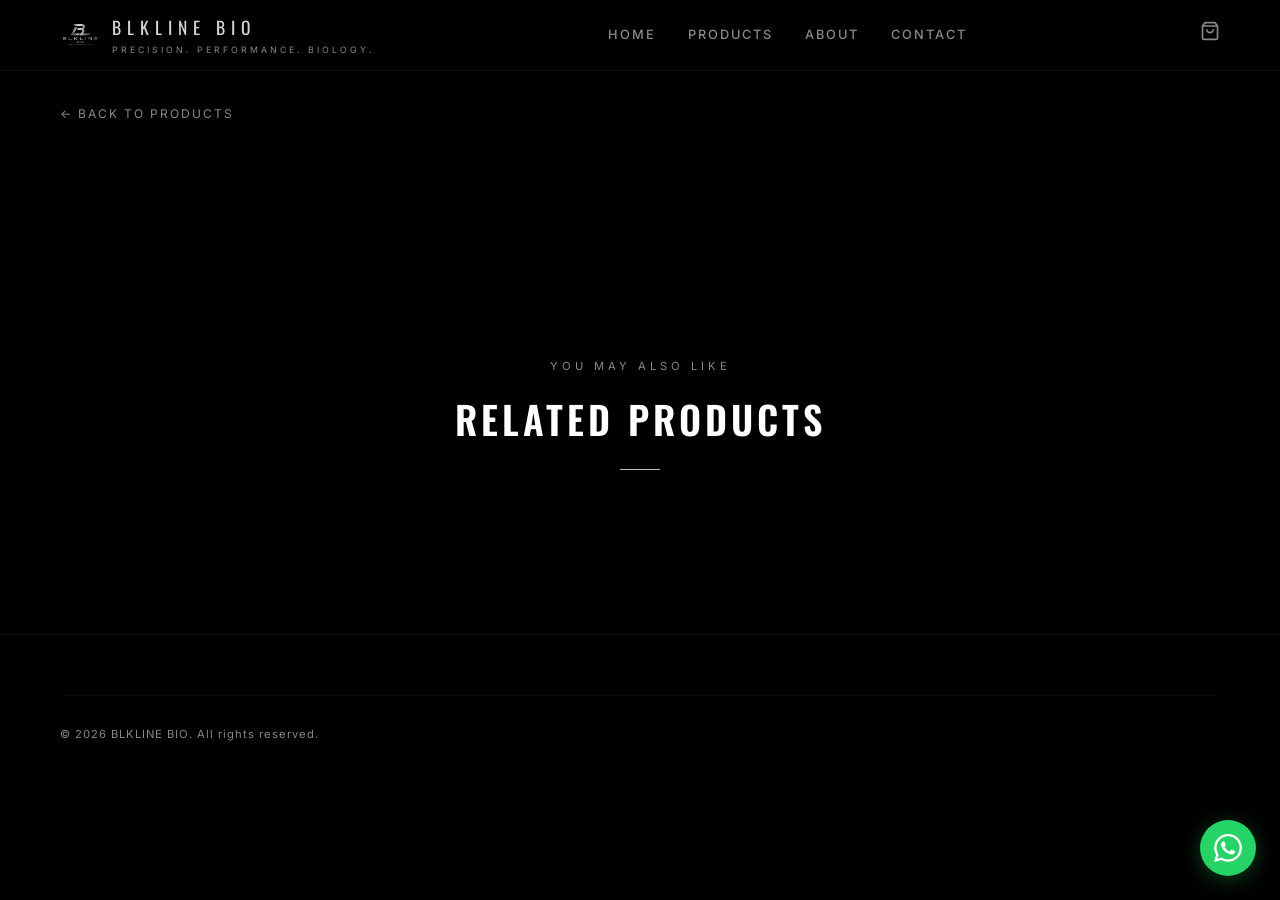
<file: pages/product.html>
<!DOCTYPE html>
<html lang="en">
<head>
  <meta charset="UTF-8">
  <meta name="viewport" content="width=device-width,initial-scale=1">
  <title>Product — BLKLINE BIO</title>
  <link rel="preconnect" href="https://fonts.googleapis.com">
  <link href="https://fonts.googleapis.com/css2?family=Inter:wght@300;400;500;600&family=Oswald:wght@300;400;500;600;700&display=swap" rel="stylesheet">
  <link rel="stylesheet" href="../css/style.css">
  <style>
    .product-coa{margin-top:28px;padding-top:24px;border-top:1px solid rgba(192,192,192,.12)}
    .coa-heading{font-family:var(--font-display);font-size:.8rem;letter-spacing:2px;text-transform:uppercase;color:var(--white);margin-bottom:16px}
    .coa-links{display:flex;flex-direction:column;gap:10px}
    .coa-link{display:inline-flex;align-items:center;gap:10px;padding:12px 18px;border:1px solid rgba(192,192,192,.25);border-radius:var(--radius);color:var(--silver);font-size:.8rem;letter-spacing:.5px;transition:var(--transition);background:var(--dark3)}
    .coa-link:hover{background:var(--silver);color:var(--black);border-color:var(--silver)}
    .coa-link svg{flex-shrink:0}
    .coa-note{margin-top:12px;font-size:.72rem;color:var(--silver-dark);letter-spacing:.3px}
  </style>
</head>
<body>

  <header class="header">
    <div class="header-inner">
      <a href="../index.html" class="logo">
        <img src="../images/logo-dark.jpg" alt="BLKLINE BIO">
        <div>
          <div class="logo-text">BLKLINE BIO</div>
          <div class="logo-tagline">Precision. Performance. Biology.</div>
        </div>
      </a>
      <nav class="nav">
        <a href="../index.html">Home</a>
        <a href="products.html">Products</a>
        <a href="about.html">About</a>
        <a href="contact.html">Contact</a>
      </nav>
      <div class="nav-icons">
        <a href="#" class="nav-icon" onclick="openCart();return false;">
          <svg width="20" height="20" viewBox="0 0 24 24" fill="none" stroke="currentColor" stroke-width="2"><path d="M6 2L3 6v14a2 2 0 002 2h14a2 2 0 002-2V6l-3-4zM3 6h18"/><path d="M16 10a4 4 0 01-8 0"/></svg>
          <span class="cart-count" style="display:none">0</span>
        </a>
        <button class="mobile-toggle" onclick="toggleMobileNav()">
          <svg width="22" height="22" viewBox="0 0 24 24" fill="none" stroke="currentColor" stroke-width="2"><line x1="3" y1="6" x2="21" y2="6"/><line x1="3" y1="12" x2="21" y2="12"/><line x1="3" y1="18" x2="21" y2="18"/></svg>
        </button>
      </div>
    </div>
  </header>

  <div class="mobile-nav" id="mobileNav">
    <a href="../index.html" onclick="toggleMobileNav()">Home</a>
    <a href="products.html" onclick="toggleMobileNav()">Products</a>
    <a href="about.html" onclick="toggleMobileNav()">About</a>
    <a href="contact.html" onclick="toggleMobileNav()">Contact</a>
  </div>

  <section class="section product-detail">
    <div class="container">
      <div style="margin-bottom:32px">
        <a href="products.html" style="font-size:.75rem;letter-spacing:2px;text-transform:uppercase;color:var(--silver-dark)">&larr; Back to Products</a>
      </div>
      <div class="product-detail-grid" id="productDetail"></div>
    </div>
  </section>

  <section class="section">
    <div class="container">
      <div class="section-header fade-up">
        <div class="section-label">You May Also Like</div>
        <h2 class="section-title">Related Products</h2>
        <div class="section-line"></div>
      </div>
      <div class="products-grid" id="relatedProducts"></div>
    </div>
  </section>

  <footer class="footer">
    <div class="container">
      <div class="footer-bottom">
        <span>&copy; 2026 BLKLINE BIO. All rights reserved.</span>
      </div>
    </div>
  </footer>

  <div class="cart-overlay" id="cartOverlay" onclick="closeCart()"></div>
  <div class="cart-drawer" id="cartDrawer">
    <div class="cart-header"><h3>Your Cart</h3><button class="cart-close" onclick="closeCart()">&times;</button></div>
    <div class="cart-items" id="cartItems"><div class="cart-empty">Your cart is empty</div></div>
    <div class="cart-footer">
      <div class="cart-total"><span>Total</span><span id="cartTotal">$0.00</span></div>
      <button class="btn-checkout" id="cartCheckoutBtn" onclick="goToCheckout()" disabled>Proceed to Checkout</button>
    </div>
  </div>

  <a href="https://wa.me/61494749909" target="_blank" class="whatsapp-float" id="whatsappBtn" title="Chat on WhatsApp">
    <svg viewBox="0 0 24 24"><path d="M17.472 14.382c-.297-.149-1.758-.867-2.03-.967-.273-.099-.471-.148-.67.15-.197.297-.767.966-.94 1.164-.173.199-.347.223-.644.075-.297-.15-1.255-.463-2.39-1.475-.883-.788-1.48-1.761-1.653-2.059-.173-.297-.018-.458.13-.606.134-.133.298-.347.446-.52.149-.174.198-.298.298-.497.099-.198.05-.371-.025-.52-.075-.149-.669-1.612-.916-2.207-.242-.579-.487-.5-.669-.51-.173-.008-.371-.01-.57-.01-.198 0-.52.074-.792.372-.272.297-1.04 1.016-1.04 2.479 0 1.462 1.065 2.875 1.213 3.074.149.198 2.096 3.2 5.077 4.487.709.306 1.262.489 1.694.625.712.227 1.36.195 1.871.118.571-.085 1.758-.719 2.006-1.413.248-.694.248-1.289.173-1.413-.074-.124-.272-.198-.57-.347m-5.421 7.403h-.004a9.87 9.87 0 01-5.031-1.378l-.361-.214-3.741.982.998-3.648-.235-.374a9.86 9.86 0 01-1.51-5.26c.001-5.45 4.436-9.884 9.888-9.884 2.64 0 5.122 1.03 6.988 2.898a9.825 9.825 0 012.893 6.994c-.003 5.45-4.437 9.884-9.885 9.884m8.413-18.297A11.815 11.815 0 0012.05 0C5.495 0 .16 5.335.157 11.892c0 2.096.547 4.142 1.588 5.945L.057 24l6.305-1.654a11.882 11.882 0 005.683 1.448h.005c6.554 0 11.89-5.335 11.893-11.893a11.821 11.821 0 00-3.48-8.413z"/></svg>
  </a>

  <div class="toast" id="toast">
    <svg width="18" height="18" viewBox="0 0 24 24" fill="none" stroke="currentColor" stroke-width="2"><path d="M20 6L9 17l-5-5"/></svg>
    <span class="toast-msg"></span>
  </div>

  <script src="../js/app.js"></script>
  <script>
    let detailQty = 1;
    const params = new URLSearchParams(window.location.search);
    const productId = parseInt(params.get('id'));
    let product = null;

    function goToProduct(id) { window.location.href = `product.html?id=${id}`; }

    // PRODUCTS is fetched asynchronously in app.js — reading it before PRODUCTS_READY
    // resolves gives an empty array and renders a blank page.
    PRODUCTS_READY.then(() => {
    product = PRODUCTS.find(p => p.id === productId);
    if (product) {
      document.title = `${product.name} — BLKLINE BIO`;
      const specsHtml = product.specs ? Object.entries(product.specs).map(([k,v]) =>
        `<div class="spec-row"><span class="label">${k}</span><span class="value">${v}</span></div>`
      ).join('') : '';

      // Certificate of Analysis — supports a single path or an array of {label, file}
      const coaList = Array.isArray(product.coa)
        ? product.coa
        : (product.coa ? [{ label: 'Certificate of Analysis', file: product.coa }] : []);
      const resolveAsset = (f) => f.startsWith('uploads/') ? API_BASE + '/' + f : (f.startsWith('http') ? f : '../' + f);
      const docSvg = '<svg width="16" height="16" viewBox="0 0 24 24" fill="none" stroke="currentColor" stroke-width="2" stroke-linecap="round" stroke-linejoin="round"><path d="M14 2H6a2 2 0 00-2 2v16a2 2 0 002 2h12a2 2 0 002-2V8z"/><path d="M14 2v6h6"/><path d="M16 13H8M16 17H8M10 9H8"/></svg>';
      const coaHtml = coaList.length ? `
        <div class="product-coa">
          <h3 class="coa-heading">Certificate of Analysis</h3>
          <div class="coa-links">
            ${coaList.map(c => `<a href="${resolveAsset(c.file)}" target="_blank" rel="noopener" class="coa-link">${docSvg}<span>${c.label || 'Certificate of Analysis'}</span></a>`).join('')}
          </div>
          <p class="coa-note">Independent third-party lab tested. Tap to view the full report.</p>
        </div>` : '';

      const outOfStock = product.stock <= 0;
      const lowStock = product.stock > 0 && product.stock <= 3;

      document.getElementById('productDetail').innerHTML = `
        <div class="product-detail-image fade-up${product.fitContain ? ' fit-contain' : ''}" ${outOfStock ? 'style="opacity:.5"' : ''}>
          ${product.image ? `<img src="${getImagePath(product)}" alt="${product.name}">` : vialSVG.replace('width="64"','width="120"').replace('height="64"','height="120"')}
        </div>
        <div class="product-detail-info fade-up">
          <div class="category">${product.category}</div>
          <h1>${product.name}</h1>
          ${outOfStock
            ? `<div class="price" style="color:var(--silver-dark)">Coming Soon</div>
               <div class="description">${product.desc}</div>
               <div style="padding:16px;background:var(--dark3);border:1px solid rgba(192,192,192,.08);border-radius:var(--radius);text-align:center;margin-bottom:24px">
                 <p style="font-size:.85rem;color:var(--silver-dark)">This product is currently out of stock.</p>
                 <p style="font-size:.8rem;color:var(--white-muted);margin-top:4px">Expected availability: 1-2 weeks</p>
                 <a href="https://wa.me/${WHATSAPP_NUMBER}?text=Hi, I'm interested in ${encodeURIComponent(product.name)} — can you let me know when it's back in stock?" target="_blank" class="btn btn-outline" style="margin-top:12px;padding:10px 24px;font-size:.7rem">Notify Me via WhatsApp</a>
               </div>`
            : `<div class="price">${product.fullPrice ? `<span class="price-was">$${product.fullPrice.toFixed(2)}</span>` : ''}$${product.price.toFixed(2)} <span style="font-size:.9rem;color:var(--silver-dark)">${product.currency}</span>${product.onSale ? ` <span class="product-badge badge-sale" style="position:static;display:inline-block;vertical-align:middle;margin-left:8px">${product.saleLabel || 'ON SALE'}</span>` : ''}</div>
               <div class="description">${product.desc}</div>
               ${lowStock ? '<div style="font-size:.75rem;color:#e8a838;letter-spacing:1px;text-transform:uppercase;margin-bottom:12px">Only ' + product.stock + ' left in stock</div>' : ''}
               <div class="qty-selector">
                 <label>Quantity</label>
                 <div class="qty-controls">
                   <button onclick="changeQty(-1)">&minus;</button>
                   <span id="qtyValue">1</span>
                   <button onclick="changeQty(1)">+</button>
                 </div>
               </div>
               <button class="btn btn-primary btn-add-large" onclick="addToCart(${product.id}, detailQty)">Add to Cart — $<span id="totalPrice">${product.price.toFixed(2)}</span></button>`
          }
          ${specsHtml ? `<div class="product-specs"><h3 style="font-family:var(--font-display);font-size:.8rem;letter-spacing:2px;text-transform:uppercase;color:var(--white);margin-bottom:16px">Specifications</h3>${specsHtml}</div>` : ''}
          ${coaHtml}
        </div>
      `;

      const related = PRODUCTS.filter(p => p.id !== product.id && p.category === product.category).slice(0,4);
      if (related.length === 0) {
        renderProducts('relatedProducts', PRODUCTS.filter(p => p.id !== product.id).slice(0,4));
      } else {
        renderProducts('relatedProducts', related);
      }
      observeFadeUp();
    }
    });

    function changeQty(d) {
      const newQty = detailQty + d;
      if (newQty < 1) return;
      if (product && newQty > product.stock) {
        showToast(`Only ${product.stock} left in stock`);
        return;
      }
      detailQty = newQty;
      document.getElementById('qtyValue').textContent = detailQty;
      document.getElementById('totalPrice').textContent = (product.price * detailQty).toFixed(2);
    }
  </script>
</body>
</html>
</file>
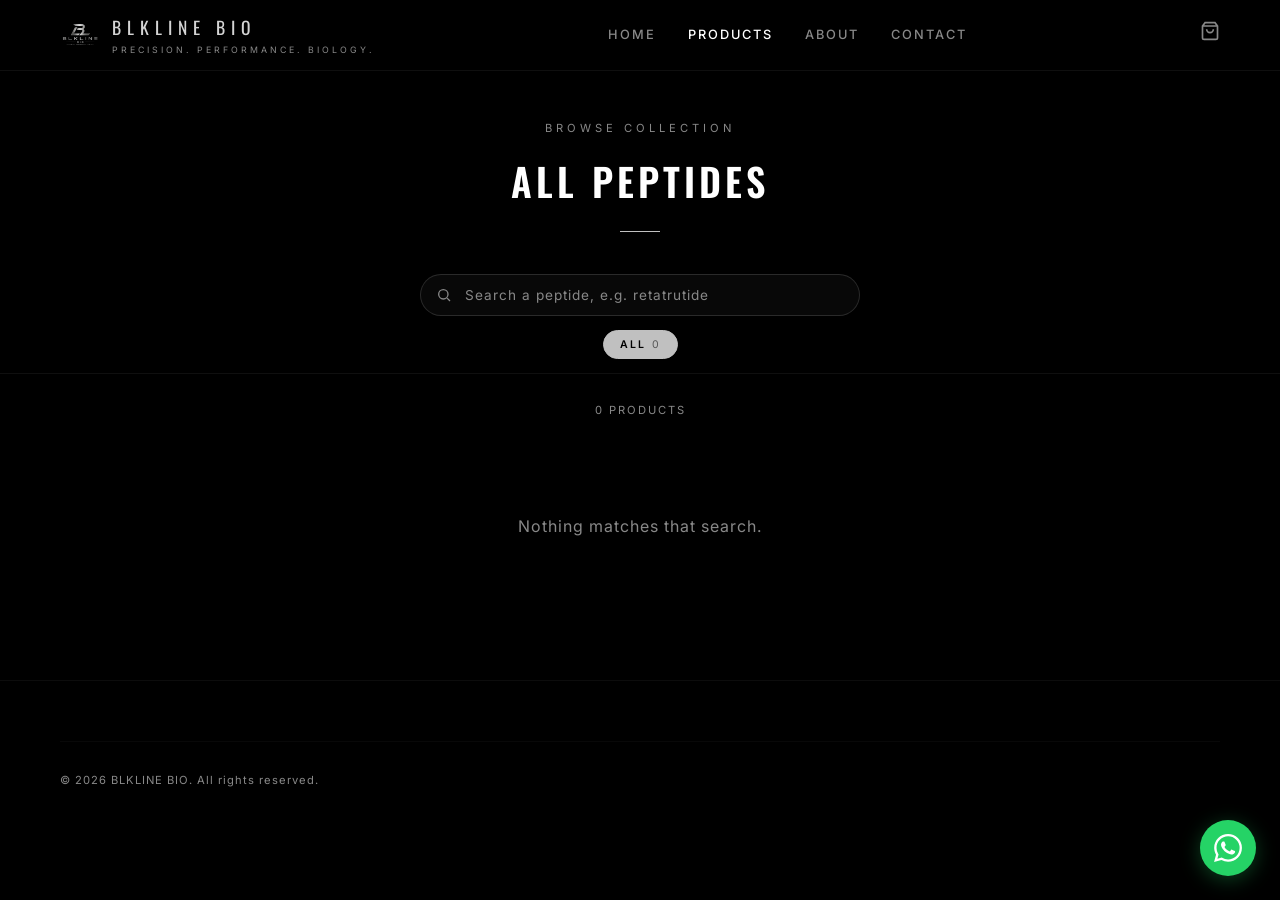
<file: pages/products.html>
<!DOCTYPE html>
<html lang="en">
<head>
  <meta charset="UTF-8">
  <meta name="viewport" content="width=device-width,initial-scale=1">
  <title>Products — BLKLINE BIO</title>
  <link rel="preconnect" href="https://fonts.googleapis.com">
  <link href="https://fonts.googleapis.com/css2?family=Inter:wght@300;400;500;600&family=Oswald:wght@300;400;500;600;700&display=swap" rel="stylesheet">
  <link rel="stylesheet" href="../css/style.css">
</head>
<body>

  <header class="header">
    <div class="header-inner">
      <a href="../index.html" class="logo">
        <img src="../images/logo-dark.jpg" alt="BLKLINE BIO">
        <div>
          <div class="logo-text">BLKLINE BIO</div>
          <div class="logo-tagline">Precision. Performance. Biology.</div>
        </div>
      </a>
      <nav class="nav">
        <a href="../index.html">Home</a>
        <a href="products.html" class="active">Products</a>
        <a href="about.html">About</a>
        <a href="contact.html">Contact</a>
      </nav>
      <div class="nav-icons">
        <a href="#" class="nav-icon" onclick="openCart();return false;">
          <svg width="20" height="20" viewBox="0 0 24 24" fill="none" stroke="currentColor" stroke-width="2"><path d="M6 2L3 6v14a2 2 0 002 2h14a2 2 0 002-2V6l-3-4zM3 6h18"/><path d="M16 10a4 4 0 01-8 0"/></svg>
          <span class="cart-count" style="display:none">0</span>
        </a>
        <button class="mobile-toggle" onclick="toggleMobileNav()">
          <svg width="22" height="22" viewBox="0 0 24 24" fill="none" stroke="currentColor" stroke-width="2"><line x1="3" y1="6" x2="21" y2="6"/><line x1="3" y1="12" x2="21" y2="12"/><line x1="3" y1="18" x2="21" y2="18"/></svg>
        </button>
      </div>
    </div>
  </header>

  <div class="mobile-nav" id="mobileNav">
    <a href="../index.html" onclick="toggleMobileNav()">Home</a>
    <a href="products.html" onclick="toggleMobileNav()">Products</a>
    <a href="about.html" onclick="toggleMobileNav()">About</a>
    <a href="contact.html" onclick="toggleMobileNav()">Contact</a>
    <a href="#" onclick="toggleMobileNav();openCart();return false;">Cart</a>
  </div>

  <section style="padding-top:120px;padding-bottom:70px">
    <div class="container">
      <div class="section-header fade-up" style="margin-bottom:28px">
        <div class="section-label">Browse Collection</div>
        <h2 class="section-title">All Peptides</h2>
        <div class="section-line"></div>
      </div>

      <div id="saleBanner"></div>
    </div>

    <div class="shopbar">
      <div class="container">
        <div class="searchwrap">
          <svg width="16" height="16" viewBox="0 0 24 24" fill="none" stroke="currentColor" stroke-width="2"><circle cx="11" cy="11" r="7"/><line x1="21" y1="21" x2="16.65" y2="16.65"/></svg>
          <input id="search" type="text" placeholder="Search a peptide, e.g. retatrutide" autocomplete="off">
        </div>
        <div class="filters" id="filters"></div>
      </div>
    </div>

    <div class="container">
      <div class="countline" id="countline"></div>
      <div class="products-grid" id="allProducts"></div>
      <div class="empty" id="empty" style="display:none">Nothing matches that search.</div>
    </div>
  </section>

  <footer class="footer">
    <div class="container">
      <div class="footer-bottom">
        <span>&copy; 2026 BLKLINE BIO. All rights reserved.</span>
      </div>
    </div>
  </footer>

  <div class="cart-overlay" id="cartOverlay" onclick="closeCart()"></div>
  <div class="cart-drawer" id="cartDrawer">
    <div class="cart-header"><h3>Your Cart</h3><button class="cart-close" onclick="closeCart()">&times;</button></div>
    <div class="cart-items" id="cartItems"><div class="cart-empty">Your cart is empty</div></div>
    <div class="cart-footer">
      <div class="cart-total"><span>Total</span><span id="cartTotal">$0.00</span></div>
      <button class="btn-checkout" id="cartCheckoutBtn" onclick="goToCheckout()" disabled>Proceed to Checkout</button>
    </div>
  </div>

  <a href="https://wa.me/61494749909" target="_blank" class="whatsapp-float" id="whatsappBtn" title="Chat on WhatsApp">
    <svg viewBox="0 0 24 24"><path d="M17.472 14.382c-.297-.149-1.758-.867-2.03-.967-.273-.099-.471-.148-.67.15-.197.297-.767.966-.94 1.164-.173.199-.347.223-.644.075-.297-.15-1.255-.463-2.39-1.475-.883-.788-1.48-1.761-1.653-2.059-.173-.297-.018-.458.13-.606.134-.133.298-.347.446-.52.149-.174.198-.298.298-.497.099-.198.05-.371-.025-.52-.075-.149-.669-1.612-.916-2.207-.242-.579-.487-.5-.669-.51-.173-.008-.371-.01-.57-.01-.198 0-.52.074-.792.372-.272.297-1.04 1.016-1.04 2.479 0 1.462 1.065 2.875 1.213 3.074.149.198 2.096 3.2 5.077 4.487.709.306 1.262.489 1.694.625.712.227 1.36.195 1.871.118.571-.085 1.758-.719 2.006-1.413.248-.694.248-1.289.173-1.413-.074-.124-.272-.198-.57-.347m-5.421 7.403h-.004a9.87 9.87 0 01-5.031-1.378l-.361-.214-3.741.982.998-3.648-.235-.374a9.86 9.86 0 01-1.51-5.26c.001-5.45 4.436-9.884 9.888-9.884 2.64 0 5.122 1.03 6.988 2.898a9.825 9.825 0 012.893 6.994c-.003 5.45-4.437 9.884-9.885 9.884m8.413-18.297A11.815 11.815 0 0012.05 0C5.495 0 .16 5.335.157 11.892c0 2.096.547 4.142 1.588 5.945L.057 24l6.305-1.654a11.882 11.882 0 005.683 1.448h.005c6.554 0 11.89-5.335 11.893-11.893a11.821 11.821 0 00-3.48-8.413z"/></svg>
  </a>

  <div class="toast" id="toast">
    <svg width="18" height="18" viewBox="0 0 24 24" fill="none" stroke="currentColor" stroke-width="2"><path d="M20 6L9 17l-5-5"/></svg>
    <span class="toast-msg"></span>
  </div>

  <script src="../js/app.js"></script>
  <script>
    // Same search box and category chips as the home page; both call the one
    // implementation in app.js so the two pages can't drift apart.
    PRODUCTS_READY.then(initShopFilters);
    function goToProduct(id) { window.location.href = `product.html?id=${id}`; }
  </script>
</body>
</html>
</file>
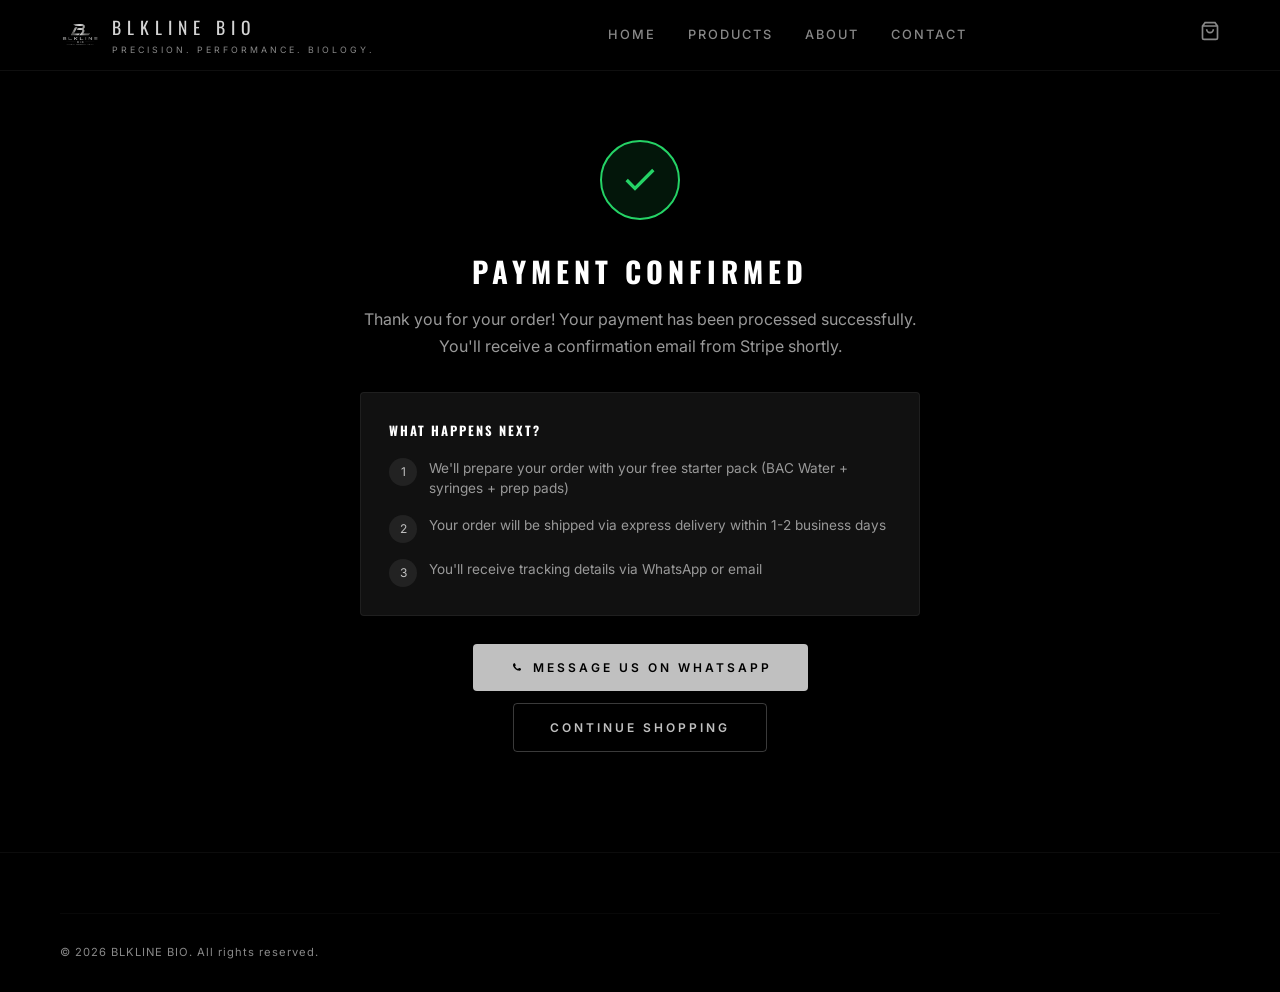
<file: pages/success.html>
<!DOCTYPE html>
<html lang="en">
<head>
  <meta charset="UTF-8">
  <meta name="viewport" content="width=device-width,initial-scale=1">
  <title>Order Confirmed — BLKLINE BIO</title>
  <link rel="preconnect" href="https://fonts.googleapis.com">
  <link href="https://fonts.googleapis.com/css2?family=Inter:wght@300;400;500;600&family=Oswald:wght@300;400;500;600;700&display=swap" rel="stylesheet">
  <link rel="stylesheet" href="../css/style.css">
</head>
<body>

  <header class="header">
    <div class="header-inner">
      <a href="../index.html" class="logo">
        <img src="../images/logo-dark.jpg" alt="BLKLINE BIO">
        <div>
          <div class="logo-text">BLKLINE BIO</div>
          <div class="logo-tagline">Precision. Performance. Biology.</div>
        </div>
      </a>
      <nav class="nav">
        <a href="../index.html">Home</a>
        <a href="products.html">Products</a>
        <a href="about.html">About</a>
        <a href="contact.html">Contact</a>
      </nav>
      <div class="nav-icons">
        <a href="#" class="nav-icon" onclick="openCart();return false;">
          <svg width="20" height="20" viewBox="0 0 24 24" fill="none" stroke="currentColor" stroke-width="2"><path d="M6 2L3 6v14a2 2 0 002 2h14a2 2 0 002-2V6l-3-4zM3 6h18"/><path d="M16 10a4 4 0 01-8 0"/></svg>
          <span class="cart-count" style="display:none">0</span>
        </a>
        <button class="mobile-toggle" onclick="toggleMobileNav()">
          <svg width="22" height="22" viewBox="0 0 24 24" fill="none" stroke="currentColor" stroke-width="2"><line x1="3" y1="6" x2="21" y2="6"/><line x1="3" y1="12" x2="21" y2="12"/><line x1="3" y1="18" x2="21" y2="18"/></svg>
        </button>
      </div>
    </div>
  </header>

  <div class="mobile-nav" id="mobileNav">
    <a href="../index.html" onclick="toggleMobileNav()">Home</a>
    <a href="products.html" onclick="toggleMobileNav()">Products</a>
    <a href="about.html" onclick="toggleMobileNav()">About</a>
    <a href="contact.html" onclick="toggleMobileNav()">Contact</a>
  </div>

  <section class="section" style="padding-top:140px;min-height:70vh;display:flex;align-items:center">
    <div class="container" style="max-width:600px;text-align:center">
      <div class="fade-up">
        <div style="width:80px;height:80px;border-radius:50%;background:rgba(37,211,102,.1);border:2px solid #25D366;display:flex;align-items:center;justify-content:center;margin:0 auto 28px">
          <svg width="40" height="40" viewBox="0 0 24 24" fill="none" stroke="#25D366" stroke-width="2"><path d="M20 6L9 17l-5-5"/></svg>
        </div>
        <h1 style="font-family:var(--font-display);font-size:1.8rem;letter-spacing:5px;text-transform:uppercase;color:var(--white);margin-bottom:12px">Payment Confirmed</h1>
        <p style="color:var(--white-muted);font-size:1rem;margin-bottom:32px;line-height:1.7">Thank you for your order! Your payment has been processed successfully. You'll receive a confirmation email from Stripe shortly.</p>

        <div style="background:var(--dark2);border:1px solid rgba(192,192,192,.08);border-radius:var(--radius);padding:28px;margin-bottom:28px;text-align:left">
          <h3 style="font-family:var(--font-display);font-size:.8rem;letter-spacing:2px;text-transform:uppercase;color:var(--white);margin-bottom:16px">What happens next?</h3>
          <div style="display:flex;gap:12px;align-items:flex-start;margin-bottom:16px">
            <div style="min-width:28px;height:28px;border-radius:50%;background:var(--dark4);display:flex;align-items:center;justify-content:center;font-size:.75rem;color:var(--silver)">1</div>
            <p style="color:var(--white-muted);font-size:.85rem;line-height:1.5">We'll prepare your order with your free starter pack (BAC Water + syringes + prep pads)</p>
          </div>
          <div style="display:flex;gap:12px;align-items:flex-start;margin-bottom:16px">
            <div style="min-width:28px;height:28px;border-radius:50%;background:var(--dark4);display:flex;align-items:center;justify-content:center;font-size:.75rem;color:var(--silver)">2</div>
            <p style="color:var(--white-muted);font-size:.85rem;line-height:1.5">Your order will be shipped via express delivery within 1-2 business days</p>
          </div>
          <div style="display:flex;gap:12px;align-items:flex-start">
            <div style="min-width:28px;height:28px;border-radius:50%;background:var(--dark4);display:flex;align-items:center;justify-content:center;font-size:.75rem;color:var(--silver)">3</div>
            <p style="color:var(--white-muted);font-size:.85rem;line-height:1.5">You'll receive tracking details via WhatsApp or email</p>
          </div>
        </div>

        <div style="display:flex;gap:12px;justify-content:center;flex-wrap:wrap">
          <a href="https://wa.me/61494749909?text=Hi, I just placed an order on blklinebio.com.au!" target="_blank" class="btn btn-primary" style="display:inline-flex;align-items:center;gap:8px">
            <svg width="16" height="16" viewBox="0 0 24 24" fill="currentColor"><path d="M17.472 14.382c-.297-.149-1.758-.867-2.03-.967-.273-.099-.471-.148-.67.15-.197.297-.767.966-.94 1.164-.173.199-.347.223-.644.075-.297-.15-1.255-.463-2.39-1.475-.883-.788-1.48-1.761-1.653-2.059-.173-.297-.018-.458.13-.606.134-.133.298-.347.446-.52.149-.174.198-.298.298-.497.099-.198.05-.371-.025-.52-.075-.149-.669-1.612-.916-2.207-.242-.579-.487-.5-.669-.51-.173-.008-.371-.01-.57-.01-.198 0-.52.074-.792.372-.272.297-1.04 1.016-1.04 2.479 0 1.462 1.065 2.875 1.213 3.074.149.198 2.096 3.2 5.077 4.487.709.306 1.262.489 1.694.625.712.227 1.36.195 1.871.118.571-.085 1.758-.719 2.006-1.413.248-.694.248-1.289.173-1.413-.074-.124-.272-.198-.57-.347"/></svg>
            Message Us on WhatsApp
          </a>
          <a href="products.html" class="btn btn-outline">Continue Shopping</a>
        </div>
      </div>
    </div>
  </section>

  <footer class="footer">
    <div class="container">
      <div class="footer-bottom">
        <span>&copy; 2026 BLKLINE BIO. All rights reserved.</span>
      </div>
    </div>
  </footer>

  <div class="cart-overlay" id="cartOverlay" onclick="closeCart()"></div>
  <div class="cart-drawer" id="cartDrawer">
    <div class="cart-header"><h3>Your Cart</h3><button class="cart-close" onclick="closeCart()">&times;</button></div>
    <div class="cart-items" id="cartItems"><div class="cart-empty">Your cart is empty</div></div>
    <div class="cart-footer">
      <div class="cart-total"><span>Total</span><span id="cartTotal">$0.00</span></div>
      <button class="btn-checkout" id="cartCheckoutBtn" onclick="goToCheckout()" disabled>Proceed to Checkout</button>
    </div>
  </div>

  <div class="toast" id="toast">
    <svg width="18" height="18" viewBox="0 0 24 24" fill="none" stroke="currentColor" stroke-width="2"><path d="M20 6L9 17l-5-5"/></svg>
    <span class="toast-msg"></span>
  </div>

  <script src="../js/app.js"></script>
  <script>
    cart = [];
    saveCart();
  </script>
</body>
</html>
</file>
<file: css/style.css>
*,*::before,*::after{box-sizing:border-box;margin:0;padding:0}
:root{
  --black:#000;--dark:#0a0a0a;--dark2:#111;--dark3:#1a1a1a;--dark4:#222;
  --silver:#c0c0c0;--silver-light:#d4d4d4;--silver-dark:#888;
  --white:#fff;--white-dim:#e0e0e0;--white-muted:#999;
  --accent:#c0c0c0;--accent-hover:#e0e0e0;
  --font-main:'Inter',sans-serif;--font-display:'Oswald',sans-serif;
  --radius:4px;--transition:all .3s ease;
  --max-width:1200px;
}
html{scroll-behavior:smooth;font-size:16px}
body{font-family:var(--font-main);background:var(--black);color:var(--white-dim);line-height:1.6;-webkit-font-smoothing:antialiased}
a{color:inherit;text-decoration:none}
img{max-width:100%;display:block}
button{cursor:pointer;font-family:inherit}
.container{max-width:var(--max-width);margin:0 auto;padding:0 20px}

/* HEADER */
.header{position:fixed;top:0;left:0;right:0;z-index:1000;background:rgba(0,0,0,.92);backdrop-filter:blur(20px);border-bottom:1px solid rgba(192,192,192,.08);transition:var(--transition)}
.header.scrolled{background:rgba(0,0,0,.98)}
.header-inner{display:flex;align-items:center;justify-content:space-between;height:70px;max-width:var(--max-width);margin:0 auto;padding:0 20px}
.logo{display:flex;align-items:center;gap:12px}
.logo img{height:40px;width:auto}
.logo-text{font-family:var(--font-display);font-size:1.1rem;letter-spacing:6px;color:var(--silver-light);text-transform:uppercase;font-weight:400}
.logo-tagline{font-size:.55rem;letter-spacing:3px;color:var(--silver-dark);text-transform:uppercase;margin-top:2px}
.nav{display:flex;align-items:center;gap:32px}
.nav a{font-size:.8rem;letter-spacing:2px;text-transform:uppercase;color:var(--silver-dark);transition:var(--transition);position:relative;font-weight:500}
.nav a:hover,.nav a.active{color:var(--white)}
.nav a::after{content:'';position:absolute;bottom:-4px;left:0;width:0;height:1px;background:var(--silver);transition:var(--transition)}
.nav a:hover::after{width:100%}
.nav-icons{display:flex;align-items:center;gap:20px}
.nav-icon{position:relative;color:var(--silver-dark);transition:var(--transition);font-size:1.1rem}
.nav-icon:hover{color:var(--white)}
.cart-count{position:absolute;top:-8px;right:-10px;background:var(--silver);color:var(--black);font-size:.6rem;font-weight:700;width:16px;height:16px;border-radius:50%;display:flex;align-items:center;justify-content:center}
.mobile-toggle{display:none;background:none;border:none;color:var(--silver);font-size:1.4rem;padding:8px}
.mobile-nav{display:none;position:fixed;top:70px;left:0;right:0;bottom:0;background:rgba(0,0,0,.98);z-index:999;flex-direction:column;align-items:center;justify-content:center;gap:32px}
.mobile-nav.open{display:flex}
.mobile-nav a{font-family:var(--font-display);font-size:1.4rem;letter-spacing:4px;text-transform:uppercase;color:var(--silver-dark);transition:var(--transition)}
.mobile-nav a:hover{color:var(--white)}

/* HERO */
.hero{min-height:100vh;display:flex;align-items:center;justify-content:center;position:relative;overflow:hidden;padding-top:70px}
.hero-bg{position:absolute;inset:0;background:radial-gradient(ellipse at 50% 0%,rgba(192,192,192,.04) 0%,transparent 60%),radial-gradient(ellipse at 80% 80%,rgba(192,192,192,.02) 0%,transparent 40%),var(--black)}
.hero-grid{position:absolute;inset:0;background-image:linear-gradient(rgba(192,192,192,.03) 1px,transparent 1px),linear-gradient(90deg,rgba(192,192,192,.03) 1px,transparent 1px);background-size:60px 60px}
.hero-content{position:relative;z-index:2;text-align:center;max-width:800px;padding:0 20px}
.hero-logo{width:160px;margin:0 auto 32px;opacity:.9}
.hero h1{font-family:var(--font-display);font-size:clamp(2.4rem,6vw,4.5rem);font-weight:700;letter-spacing:8px;text-transform:uppercase;color:var(--white);line-height:1.1;margin-bottom:8px}
.hero .tagline{font-size:.85rem;letter-spacing:6px;text-transform:uppercase;color:var(--silver-dark);margin-bottom:40px;font-weight:300}
.hero p{font-size:1rem;color:var(--white-muted);max-width:500px;margin:0 auto 48px;line-height:1.8}
.hero-cta{display:flex;gap:16px;justify-content:center;flex-wrap:wrap}
.btn{display:inline-flex;align-items:center;gap:8px;padding:14px 36px;font-size:.75rem;letter-spacing:3px;text-transform:uppercase;font-weight:600;border:none;transition:var(--transition);border-radius:var(--radius)}
.btn-primary{background:var(--silver);color:var(--black)}
.btn-primary:hover{background:var(--white);transform:translateY(-1px);box-shadow:0 8px 30px rgba(192,192,192,.15)}
.btn-outline{background:transparent;color:var(--silver);border:1px solid rgba(192,192,192,.3)}
.btn-outline:hover{border-color:var(--silver);color:var(--white);background:rgba(192,192,192,.05)}
.hero-line{width:1px;height:80px;background:linear-gradient(to bottom,var(--silver-dark),transparent);margin:60px auto 0}

/* FEATURES BAR */
.features-bar{padding:60px 0;border-bottom:1px solid rgba(192,192,192,.06)}
.features-grid{display:grid;grid-template-columns:repeat(4,1fr);gap:32px;text-align:center}
.feature-item{padding:20px}
.feature-icon{font-size:1.6rem;color:var(--silver);margin-bottom:12px}
.feature-title{font-family:var(--font-display);font-size:.75rem;letter-spacing:3px;text-transform:uppercase;color:var(--white);margin-bottom:6px}
.feature-desc{font-size:.8rem;color:var(--white-muted);line-height:1.5}

/* SECTION STYLES */
.section{padding:100px 0}
.section-header{text-align:center;margin-bottom:64px}
.section-label{font-size:.7rem;letter-spacing:4px;text-transform:uppercase;color:var(--silver-dark);margin-bottom:12px}
.section-title{font-family:var(--font-display);font-size:clamp(1.6rem,3vw,2.4rem);font-weight:600;letter-spacing:4px;text-transform:uppercase;color:var(--white)}
.section-line{width:40px;height:1px;background:var(--silver);margin:20px auto 0}

/* PRODUCTS */
.products-grid{display:grid;grid-template-columns:repeat(auto-fill,minmax(280px,1fr));gap:24px}
.product-card{background:var(--dark2);border:1px solid rgba(192,192,192,.06);border-radius:var(--radius);overflow:hidden;transition:var(--transition);cursor:pointer}
.product-card:hover{border-color:rgba(192,192,192,.15);transform:translateY(-4px);box-shadow:0 16px 40px rgba(0,0,0,.4)}
.product-image{aspect-ratio:1;background:var(--dark3);display:flex;align-items:center;justify-content:center;padding:32px;position:relative;overflow:hidden}
.product-image::after{content:'';position:absolute;inset:0;background:linear-gradient(135deg,rgba(192,192,192,.03),transparent);pointer-events:none}
.product-image svg{width:80px;height:80px;opacity:.2}
.product-image img{width:100%;height:100%;object-fit:cover;position:absolute;inset:0}
/* Most product shots are square and crop harmlessly, but a tall promo graphic
   loses its heading and its price to the crop. `fitContain` on the product
   shows the whole image instead, letterboxed against the card's black tile. */
.product-image.fit-contain img{object-fit:contain}
.product-detail-image.fit-contain img{object-fit:contain}
.product-badge{position:absolute;top:12px;right:12px;padding:4px 10px;font-size:.6rem;letter-spacing:2px;text-transform:uppercase;background:var(--silver);color:var(--black);border-radius:2px;font-weight:700}
.product-info{padding:20px}
.product-category{font-size:.6rem;letter-spacing:2px;text-transform:uppercase;color:var(--silver-dark);margin-bottom:6px}
.product-name{font-family:var(--font-display);font-size:1rem;letter-spacing:2px;text-transform:uppercase;color:var(--white);margin-bottom:8px}
.product-desc{font-size:.8rem;color:var(--white-muted);line-height:1.5;margin-bottom:16px}
.product-footer{display:flex;align-items:center;justify-content:space-between;padding-top:16px;border-top:1px solid rgba(192,192,192,.06)}
.product-price{font-family:var(--font-display);font-size:1.1rem;color:var(--white);letter-spacing:1px}
.product-price .currency{font-size:.75rem;color:var(--silver-dark)}
.btn-add{padding:8px 16px;font-size:.65rem;letter-spacing:2px;text-transform:uppercase;background:rgba(192,192,192,.1);color:var(--silver);border:1px solid rgba(192,192,192,.2);border-radius:var(--radius);transition:var(--transition);font-weight:600}
.btn-add:hover{background:var(--silver);color:var(--black);border-color:var(--silver)}
.product-card.out-of-stock .product-image{opacity:.5}
.product-card.out-of-stock .product-image::after{background:linear-gradient(135deg,rgba(0,0,0,.3),transparent)}
.badge-soon{background:var(--dark4) !important;color:var(--silver) !important;border:1px solid rgba(192,192,192,.2)}
.badge-sale{background:#c8a24a !important;color:#000 !important;border:none}
.sale-banner{display:flex;align-items:center;justify-content:center;gap:14px;flex-wrap:wrap;text-align:center;padding:14px 20px;margin-bottom:40px;border:1px solid rgba(200,162,74,.35);background:linear-gradient(90deg,rgba(200,162,74,.10),rgba(200,162,74,.03));border-radius:var(--radius)}
.sale-banner-tag{padding:5px 12px;background:#c8a24a;color:#000;font-family:var(--font-display);font-size:.65rem;font-weight:700;letter-spacing:2px;text-transform:uppercase;border-radius:2px;white-space:nowrap}
.sale-banner-text{font-size:.85rem;letter-spacing:1px;color:var(--white-dim)}
.price-was{font-size:.85rem;color:var(--silver-dark);text-decoration:line-through;margin-right:8px;font-weight:400}
.btn-soon{opacity:.5;cursor:not-allowed !important;background:transparent !important;color:var(--silver-dark) !important;border-color:rgba(192,192,192,.1) !important}
.stock-low{font-size:.65rem;letter-spacing:1px;color:#e8a838;margin-top:8px;text-transform:uppercase}
.promo-banner{background:var(--dark2);border-bottom:1px solid rgba(192,192,192,.06);padding:10px 0;text-align:center;font-size:.7rem;letter-spacing:2px;text-transform:uppercase;color:var(--silver-dark)}
.promo-banner strong{color:var(--silver-light)}

/* ABOUT / BRAND SECTION */
.about-section{background:var(--dark)}
.about-grid{display:grid;grid-template-columns:1fr 1fr;gap:80px;align-items:center}
.about-image{aspect-ratio:4/5;background:var(--dark3);border:1px solid rgba(192,192,192,.06);border-radius:var(--radius);display:flex;align-items:center;justify-content:center;position:relative;overflow:hidden}
.about-image::before{content:'';position:absolute;inset:0;background:radial-gradient(circle at 30% 30%,rgba(192,192,192,.06),transparent 60%)}
.about-content .section-label{text-align:left}
.about-content h2{font-family:var(--font-display);font-size:clamp(1.4rem,2.5vw,2rem);font-weight:600;letter-spacing:4px;text-transform:uppercase;color:var(--white);margin-bottom:24px;text-align:left}
.about-content p{color:var(--white-muted);line-height:1.8;margin-bottom:20px;font-size:.9rem}
.about-stats{display:flex;gap:40px;margin-top:32px}
.stat{text-align:left}
.stat-number{font-family:var(--font-display);font-size:1.8rem;color:var(--white);letter-spacing:2px}
.stat-label{font-size:.65rem;letter-spacing:2px;text-transform:uppercase;color:var(--silver-dark);margin-top:4px}

/* CTA BANNER */
.cta-banner{padding:120px 0;text-align:center;background:linear-gradient(180deg,var(--dark),var(--black));position:relative;overflow:hidden}
.cta-banner::before{content:'';position:absolute;top:0;left:50%;transform:translateX(-50%);width:600px;height:600px;background:radial-gradient(circle,rgba(192,192,192,.03),transparent 60%)}
.cta-banner h2{font-family:var(--font-display);font-size:clamp(1.4rem,3vw,2.2rem);font-weight:600;letter-spacing:6px;text-transform:uppercase;color:var(--white);margin-bottom:16px;position:relative;z-index:1}
.cta-banner p{color:var(--white-muted);margin-bottom:40px;font-size:.9rem;position:relative;z-index:1}

/* FOOTER */
.footer{padding:60px 0 30px;border-top:1px solid rgba(192,192,192,.06);background:var(--black)}
.footer-grid{display:grid;grid-template-columns:2fr 1fr 1fr 1fr;gap:40px;margin-bottom:48px}
.footer-brand .logo{margin-bottom:16px}
.footer-brand p{font-size:.8rem;color:var(--white-muted);line-height:1.6;max-width:280px}
.footer-col h4{font-family:var(--font-display);font-size:.75rem;letter-spacing:3px;text-transform:uppercase;color:var(--white);margin-bottom:20px}
.footer-col a{display:block;font-size:.8rem;color:var(--white-muted);margin-bottom:10px;transition:var(--transition)}
.footer-col a:hover{color:var(--white)}
.footer-bottom{display:flex;justify-content:space-between;align-items:center;padding-top:30px;border-top:1px solid rgba(192,192,192,.04);font-size:.7rem;color:var(--silver-dark);letter-spacing:1px}
.footer-social{display:flex;gap:16px}
.footer-social a{color:var(--silver-dark);transition:var(--transition);font-size:1rem}
.footer-social a:hover{color:var(--white)}

/* WHATSAPP FLOATING */
.whatsapp-float{position:fixed;bottom:24px;right:24px;z-index:900;width:56px;height:56px;border-radius:50%;background:#25D366;display:flex;align-items:center;justify-content:center;box-shadow:0 4px 20px rgba(37,211,102,.3);transition:var(--transition);border:none}
.whatsapp-float:hover{transform:scale(1.08);box-shadow:0 6px 30px rgba(37,211,102,.4)}
.whatsapp-float svg{width:28px;height:28px;fill:#fff}

/* CART DRAWER */
.cart-overlay{position:fixed;inset:0;background:rgba(0,0,0,.7);z-index:1100;opacity:0;visibility:hidden;transition:var(--transition)}
.cart-overlay.open{opacity:1;visibility:visible}
.cart-drawer{position:fixed;top:0;right:-420px;width:400px;max-width:90vw;height:100vh;background:var(--dark2);z-index:1200;transition:transform .4s ease;border-left:1px solid rgba(192,192,192,.08);display:flex;flex-direction:column;transform:translateX(0)}
.cart-drawer.open{right:0;transform:translateX(0)}
.cart-header{display:flex;justify-content:space-between;align-items:center;padding:24px;border-bottom:1px solid rgba(192,192,192,.06)}
.cart-header h3{font-family:var(--font-display);font-size:.9rem;letter-spacing:3px;text-transform:uppercase;color:var(--white)}
.cart-close{background:none;border:none;color:var(--silver-dark);font-size:1.2rem;transition:var(--transition)}
.cart-close:hover{color:var(--white)}
.cart-items{flex:1;overflow-y:auto;padding:16px 24px}
.cart-item{display:flex;gap:16px;padding:16px 0;border-bottom:1px solid rgba(192,192,192,.04)}
.cart-item-img{width:64px;height:64px;background:var(--dark3);border-radius:var(--radius);flex-shrink:0;display:flex;align-items:center;justify-content:center}
.cart-item-img svg{width:32px;height:32px;opacity:.3}
.cart-item-img img{width:100%;height:100%;object-fit:cover;border-radius:var(--radius)}
.cart-item-details{flex:1}
.cart-item-name{font-size:.8rem;letter-spacing:1px;color:var(--white);margin-bottom:4px}
.cart-item-price{font-size:.8rem;color:var(--silver-dark)}
.cart-item-qty{display:flex;align-items:center;gap:12px;margin-top:8px}
.cart-item-qty button{width:24px;height:24px;border:1px solid rgba(192,192,192,.2);background:transparent;color:var(--silver);font-size:.8rem;border-radius:2px;display:flex;align-items:center;justify-content:center;transition:var(--transition)}
.cart-item-qty button:hover{border-color:var(--silver);color:var(--white)}
.cart-item-qty span{font-size:.8rem;color:var(--white);min-width:20px;text-align:center}
.cart-item-remove{background:none;border:none;color:var(--silver-dark);font-size:.7rem;letter-spacing:1px;text-transform:uppercase;transition:var(--transition);margin-left:auto;align-self:flex-start}
.cart-item-remove:hover{color:#e74c3c}
.cart-empty{text-align:center;padding:60px 20px;color:var(--white-muted);font-size:.85rem}
.cart-footer{padding:24px;border-top:1px solid rgba(192,192,192,.06)}
.cart-total{display:flex;justify-content:space-between;margin-bottom:20px}
.cart-total span:first-child{font-size:.75rem;letter-spacing:2px;text-transform:uppercase;color:var(--silver-dark)}
.cart-total span:last-child{font-family:var(--font-display);font-size:1.2rem;color:var(--white)}
.btn-checkout{width:100%;padding:16px;font-size:.75rem;letter-spacing:3px;text-transform:uppercase;background:var(--silver);color:var(--black);border:none;border-radius:var(--radius);font-weight:700;transition:var(--transition)}
.btn-checkout:hover{background:var(--white)}
.btn-checkout:disabled{opacity:.4;cursor:not-allowed}

/* PRODUCT DETAIL PAGE */
.product-detail{padding-top:100px}
.product-detail-grid{display:grid;grid-template-columns:1fr 1fr;gap:60px;align-items:start}
.product-detail-image{aspect-ratio:1;background:var(--dark2);border:1px solid rgba(192,192,192,.06);border-radius:var(--radius);display:flex;align-items:center;justify-content:center;overflow:hidden;position:relative}
.product-detail-image img{width:100%;height:100%;object-fit:cover}
.product-detail-info h1{font-family:var(--font-display);font-size:1.6rem;letter-spacing:4px;text-transform:uppercase;color:var(--white);margin-bottom:8px}
.product-detail-info .category{font-size:.65rem;letter-spacing:2px;text-transform:uppercase;color:var(--silver-dark);margin-bottom:20px}
.product-detail-info .price{font-family:var(--font-display);font-size:2rem;color:var(--white);margin-bottom:24px}
.product-detail-info .description{color:var(--white-muted);line-height:1.8;margin-bottom:32px;font-size:.9rem}
.qty-selector{display:flex;align-items:center;gap:16px;margin-bottom:24px}
.qty-selector label{font-size:.7rem;letter-spacing:2px;text-transform:uppercase;color:var(--silver-dark)}
.qty-selector .qty-controls{display:flex;align-items:center;gap:12px}
.qty-selector button{width:36px;height:36px;border:1px solid rgba(192,192,192,.2);background:transparent;color:var(--silver);font-size:1rem;border-radius:var(--radius);transition:var(--transition)}
.qty-selector button:hover{border-color:var(--silver);color:var(--white)}
.qty-selector .qty-value{font-size:1rem;color:var(--white);min-width:30px;text-align:center}
.btn-add-large{width:100%;padding:18px;font-size:.8rem}
.product-specs{margin-top:40px;border-top:1px solid rgba(192,192,192,.06);padding-top:32px}
.spec-row{display:flex;justify-content:space-between;padding:12px 0;border-bottom:1px solid rgba(192,192,192,.04)}
.spec-row .label{font-size:.75rem;letter-spacing:1px;color:var(--silver-dark);text-transform:uppercase}
.spec-row .value{font-size:.85rem;color:var(--white)}

/* CHECKOUT PAGE */
.checkout-page{padding-top:100px}
.checkout-grid{display:grid;grid-template-columns:1fr 1fr;gap:60px;align-items:start}
.checkout-form h2{font-family:var(--font-display);font-size:1.2rem;letter-spacing:3px;text-transform:uppercase;color:var(--white);margin-bottom:32px}
.form-group{margin-bottom:20px}
.form-group label{display:block;font-size:.7rem;letter-spacing:2px;text-transform:uppercase;color:var(--silver-dark);margin-bottom:8px}
.form-group input,.form-group textarea,.form-group select{width:100%;padding:12px 16px;background:var(--dark3);border:1px solid rgba(192,192,192,.1);border-radius:var(--radius);color:var(--white);font-size:.85rem;font-family:var(--font-main);transition:var(--transition)}
.form-group input:focus,.form-group textarea:focus,.form-group select:focus{outline:none;border-color:var(--silver)}
.form-group textarea{resize:vertical;min-height:80px}
.form-row{display:grid;grid-template-columns:1fr 1fr;gap:16px}
.order-summary{background:var(--dark2);border:1px solid rgba(192,192,192,.06);border-radius:var(--radius);padding:32px}
.order-summary h3{font-family:var(--font-display);font-size:.9rem;letter-spacing:3px;text-transform:uppercase;color:var(--white);margin-bottom:24px}
.order-items{margin-bottom:24px}
.order-item{display:flex;justify-content:space-between;padding:12px 0;border-bottom:1px solid rgba(192,192,192,.04);font-size:.85rem}
.order-item .name{color:var(--white-dim)}
.order-item .price{color:var(--white)}
.order-total{display:flex;justify-content:space-between;padding-top:16px;font-family:var(--font-display);font-size:1.1rem;color:var(--white);letter-spacing:1px}
.bank-details{margin-top:24px;padding:20px;background:var(--dark3);border-radius:var(--radius);border:1px solid rgba(192,192,192,.08)}
.bank-details h4{font-family:var(--font-display);font-size:.75rem;letter-spacing:2px;text-transform:uppercase;color:var(--silver);margin-bottom:12px}
.bank-details p{font-size:.8rem;color:var(--white-muted);line-height:1.6}

/* CONTACT PAGE */
.contact-grid{display:grid;grid-template-columns:1fr 1fr;gap:60px}
.contact-info-card{background:var(--dark2);border:1px solid rgba(192,192,192,.06);border-radius:var(--radius);padding:24px;margin-bottom:16px;display:flex;gap:16px;align-items:flex-start;transition:var(--transition)}
.contact-info-card:hover{border-color:rgba(192,192,192,.15)}
.contact-icon{width:40px;height:40px;border:1px solid rgba(192,192,192,.1);border-radius:var(--radius);display:flex;align-items:center;justify-content:center;color:var(--silver);flex-shrink:0;font-size:1rem}
.contact-text h4{font-size:.75rem;letter-spacing:2px;text-transform:uppercase;color:var(--white);margin-bottom:4px}
.contact-text p{font-size:.8rem;color:var(--white-muted)}

/* NOTIFICATION TOAST */
.toast{position:fixed;bottom:90px;right:24px;background:var(--dark3);border:1px solid rgba(192,192,192,.15);border-radius:var(--radius);padding:14px 24px;z-index:1300;transform:translateY(20px);opacity:0;transition:var(--transition);pointer-events:none;font-size:.8rem;color:var(--white);display:flex;align-items:center;gap:10px}
.toast.show{transform:translateY(0);opacity:1}
.toast svg{width:18px;height:18px;color:#25D366}

/* RESPONSIVE */
@media(max-width:1024px){
  .about-grid,.product-detail-grid,.checkout-grid,.contact-grid{grid-template-columns:1fr;gap:40px}
  .footer-grid{grid-template-columns:1fr 1fr;gap:32px}
}
@media(max-width:768px){
  .nav{display:none}
  .mobile-toggle{display:block}
  .features-grid{grid-template-columns:1fr 1fr;gap:20px}
  .products-grid{grid-template-columns:1fr 1fr;gap:16px}
  .hero h1{letter-spacing:4px}
  .hero-logo{width:120px}
  .about-stats{gap:24px}
  .footer-grid{grid-template-columns:1fr}
  .footer-bottom{flex-direction:column;gap:16px}
  .form-row{grid-template-columns:1fr}
  .section{padding:60px 0}
}
@media(max-width:480px){
  .features-grid{grid-template-columns:1fr}
  .products-grid{grid-template-columns:1fr}
  .hero-cta{flex-direction:column;align-items:center}
  .btn{width:100%;justify-content:center;max-width:280px}
}

/* SCROLL ANIMATIONS */
.fade-up{opacity:0;transform:translateY(30px);transition:opacity .6s ease,transform .6s ease}
.fade-up.visible{opacity:1;transform:translateY(0)}

/* SHOP GRID — shared by the home page and the products page.
   The compact card rules are keyed on #allProducts so the featured row on the
   home page keeps its larger cards and its descriptions. */
.shopbar{position:sticky;top:70px;z-index:900;background:rgba(0,0,0,.92);backdrop-filter:blur(14px);border-bottom:1px solid rgba(192,192,192,.08);padding:14px 0;margin-bottom:28px}
.searchwrap{position:relative;max-width:440px;margin:0 auto 14px}
.searchwrap svg{position:absolute;left:16px;top:50%;transform:translateY(-50%);color:var(--silver-dark)}
#search{width:100%;padding:12px 16px 12px 44px;border:1px solid rgba(192,192,192,.18);border-radius:40px;background:rgba(255,255,255,.03);font-family:var(--font-main);font-size:.85rem;letter-spacing:1px;color:var(--white);outline:none;transition:var(--transition)}
#search::placeholder{color:var(--silver-dark)}
#search:focus{border-color:var(--silver);background:rgba(255,255,255,.06)}
.filters{display:flex;justify-content:center;gap:8px;flex-wrap:wrap}
.chip{padding:7px 16px;font-size:.66rem;letter-spacing:2px;text-transform:uppercase;background:transparent;color:var(--silver-dark);border:1px solid rgba(192,192,192,.15);border-radius:30px;font-family:var(--font-main);font-weight:500;transition:var(--transition);white-space:nowrap}
.chip:hover{border-color:var(--silver);color:var(--white)}
.chip.active{background:var(--silver);color:var(--black);border-color:var(--silver);font-weight:600}
.chip .n{opacity:.55;margin-left:6px;font-weight:400}
.countline{text-align:center;font-size:.7rem;letter-spacing:2px;text-transform:uppercase;color:var(--silver-dark);margin-bottom:24px}
.empty{text-align:center;padding:70px 20px;color:var(--silver-dark);letter-spacing:1px}

#allProducts{grid-template-columns:repeat(5,1fr);gap:18px}
#allProducts .product-card{display:flex;flex-direction:column}
#allProducts .product-image{padding:0}
#allProducts .product-info{padding:14px 14px 34px;flex:1;display:flex;flex-direction:column;position:relative}
#allProducts .product-name{font-size:.82rem;letter-spacing:1px;margin-bottom:0;line-height:1.35;min-height:2.3em}
/* The description is the tallest part of a card and it is what made these pages
   endless. It stays on the featured row and on the product page. */
#allProducts .product-desc{display:none}
#allProducts .product-footer{flex-direction:column;align-items:stretch;gap:10px;padding-top:12px;margin-top:auto}
#allProducts .product-price{text-align:center;font-size:1.05rem}
#allProducts .btn-add{width:100%;padding:10px;text-align:center;justify-content:center}
/* Pinned into reserved padding so a low-stock note on one card doesn't lift its
   button out of line with the rest of the row. */
#allProducts .stock-low{position:absolute;left:0;right:0;bottom:10px;margin:0;text-align:center}

@media(max-width:1200px){#allProducts{grid-template-columns:repeat(4,1fr)}}
@media(max-width:980px){#allProducts{grid-template-columns:repeat(3,1fr)}}
@media(max-width:700px){
  #allProducts{grid-template-columns:repeat(2,1fr);gap:12px}
  /* Nine chips wrap to five rows on a phone and the bar is sticky, so it would
     eat half the screen. One swipeable strip instead. */
  .filters{flex-wrap:nowrap;overflow-x:auto;justify-content:flex-start;padding-bottom:2px;-webkit-overflow-scrolling:touch;scrollbar-width:none}
  .filters::-webkit-scrollbar{display:none}
}
</file>
